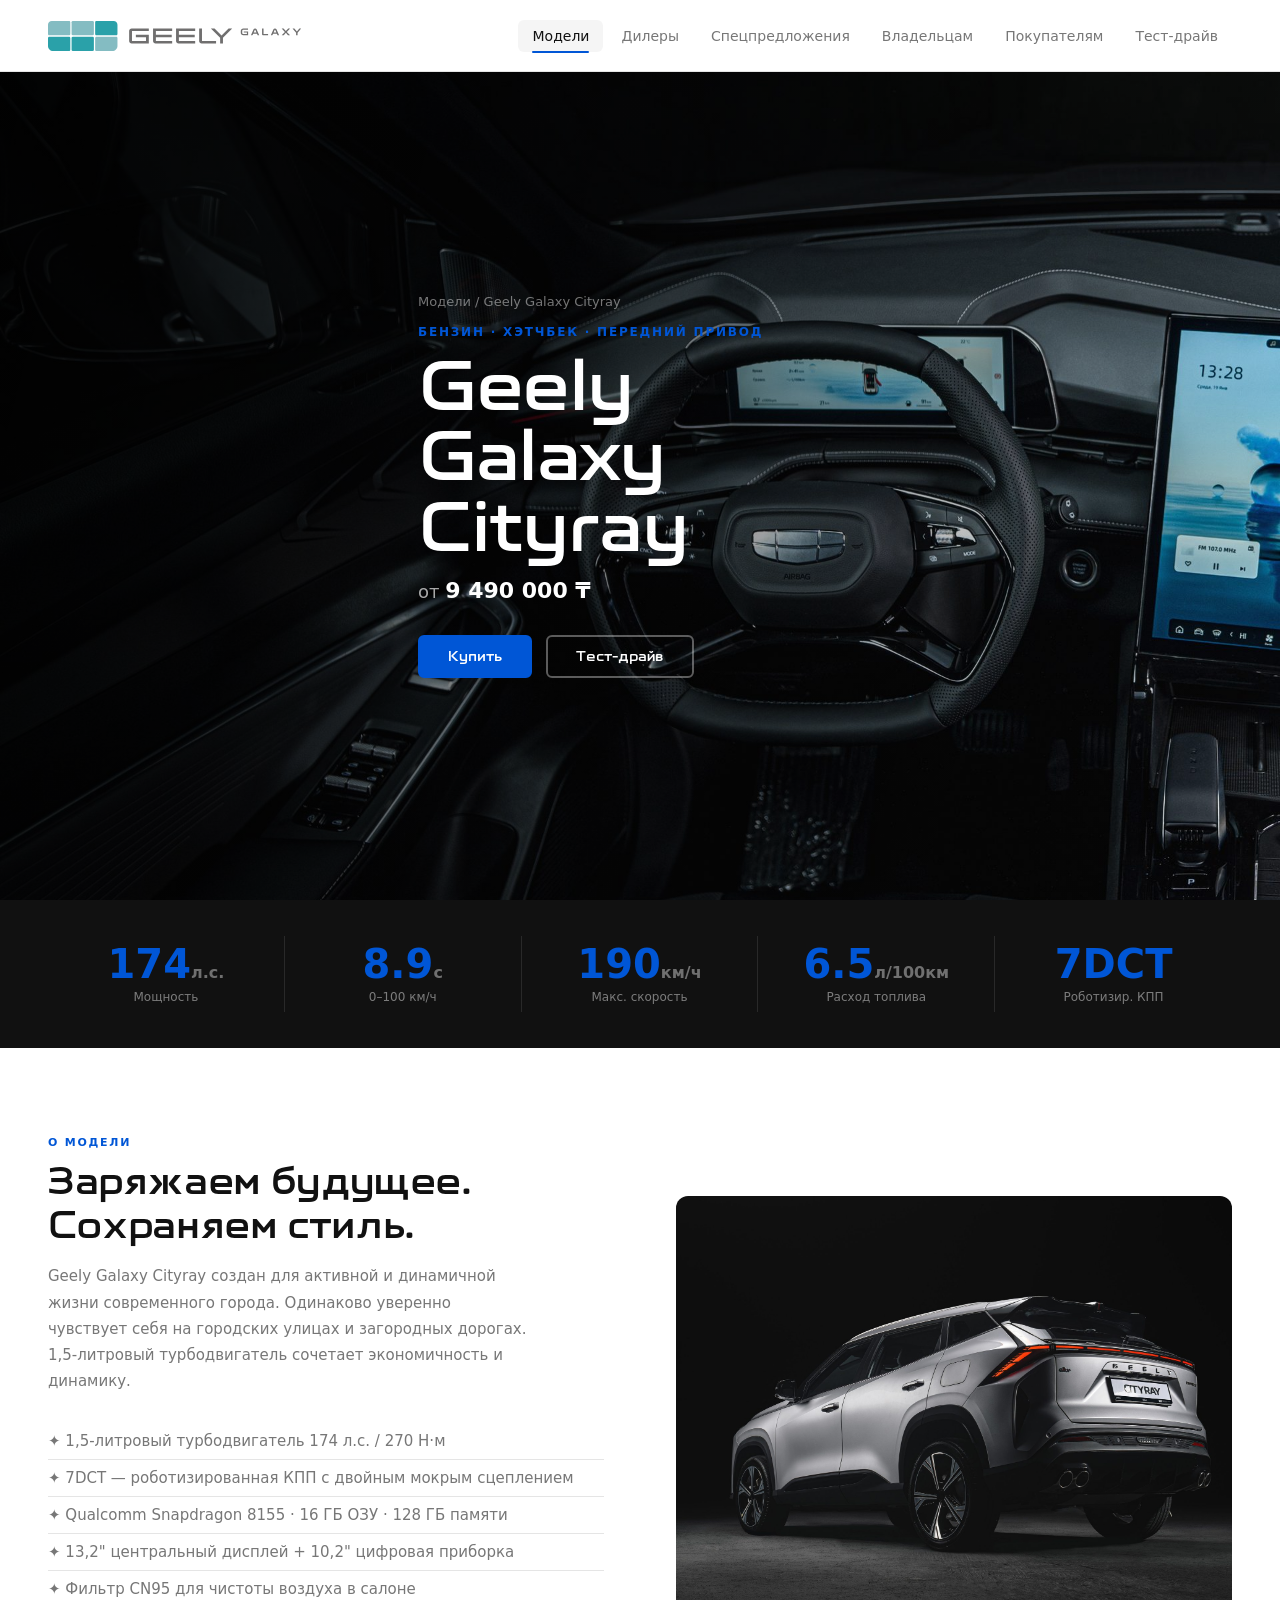
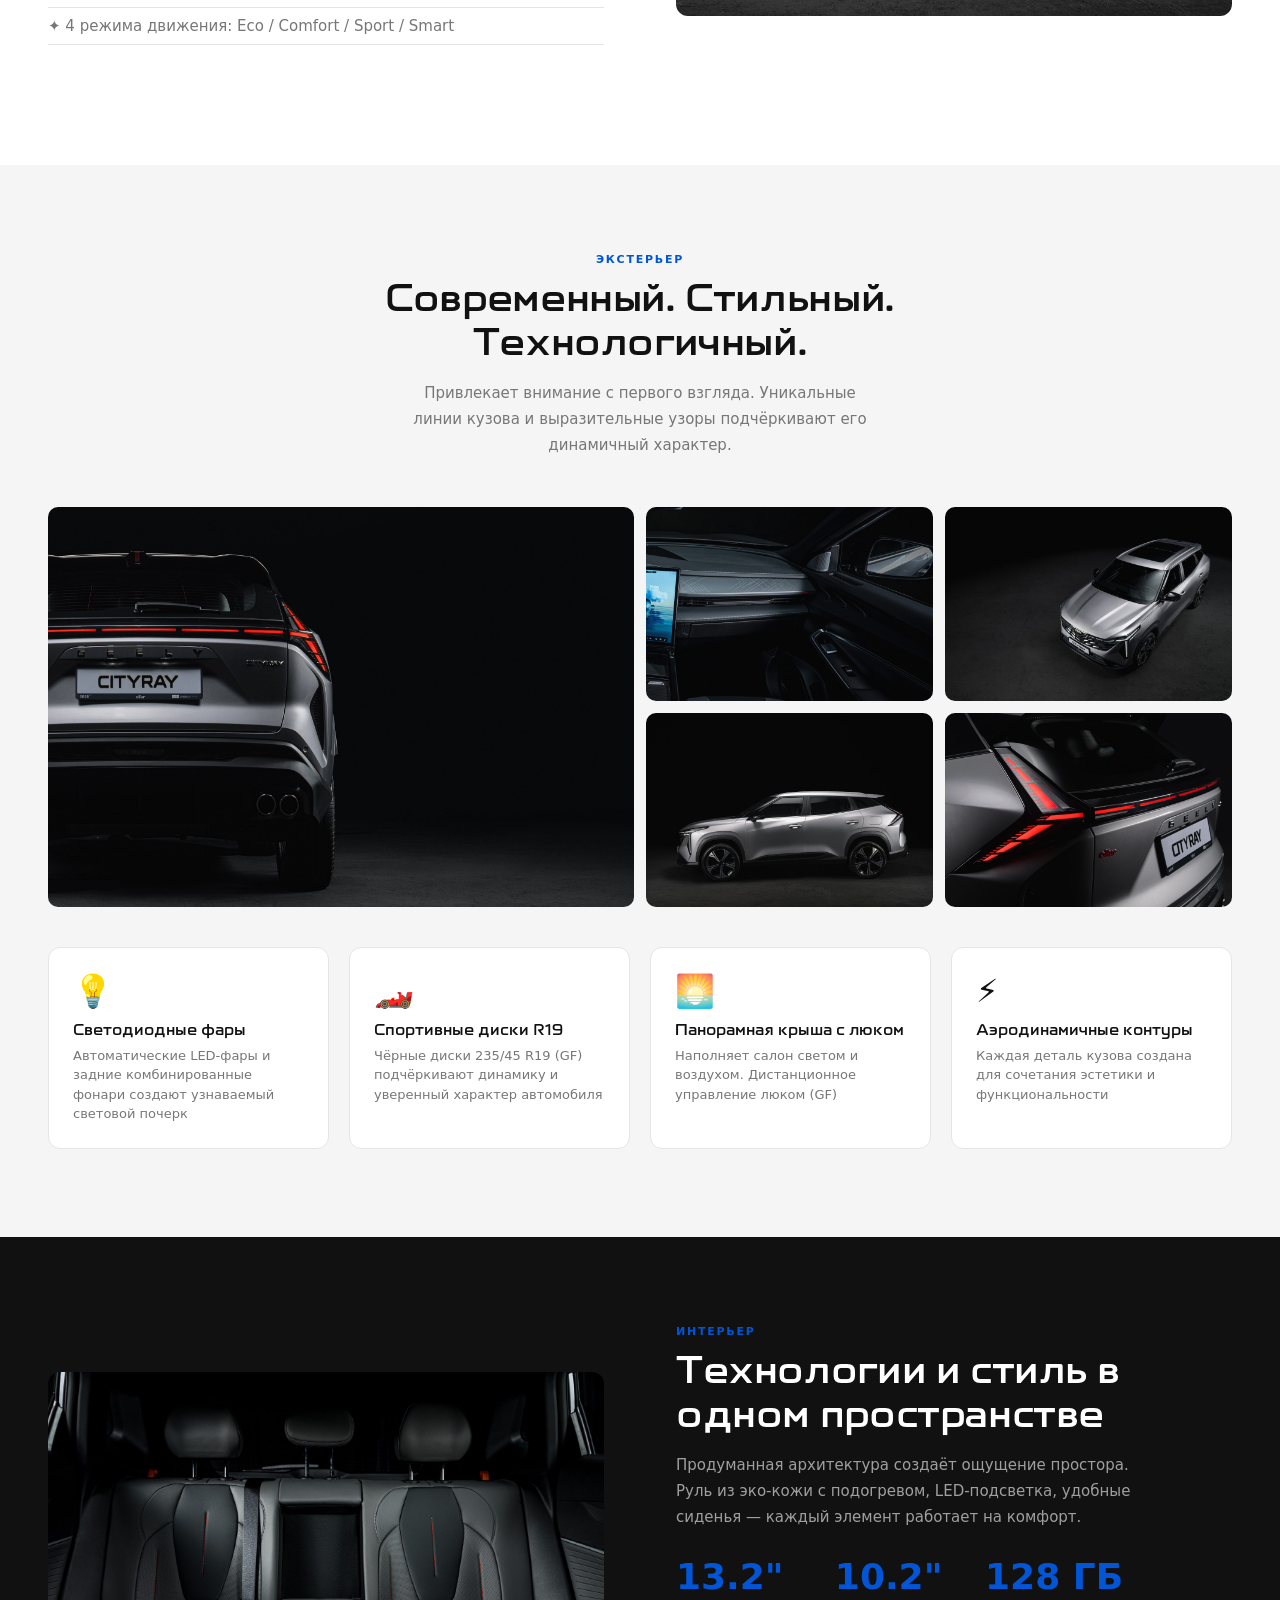
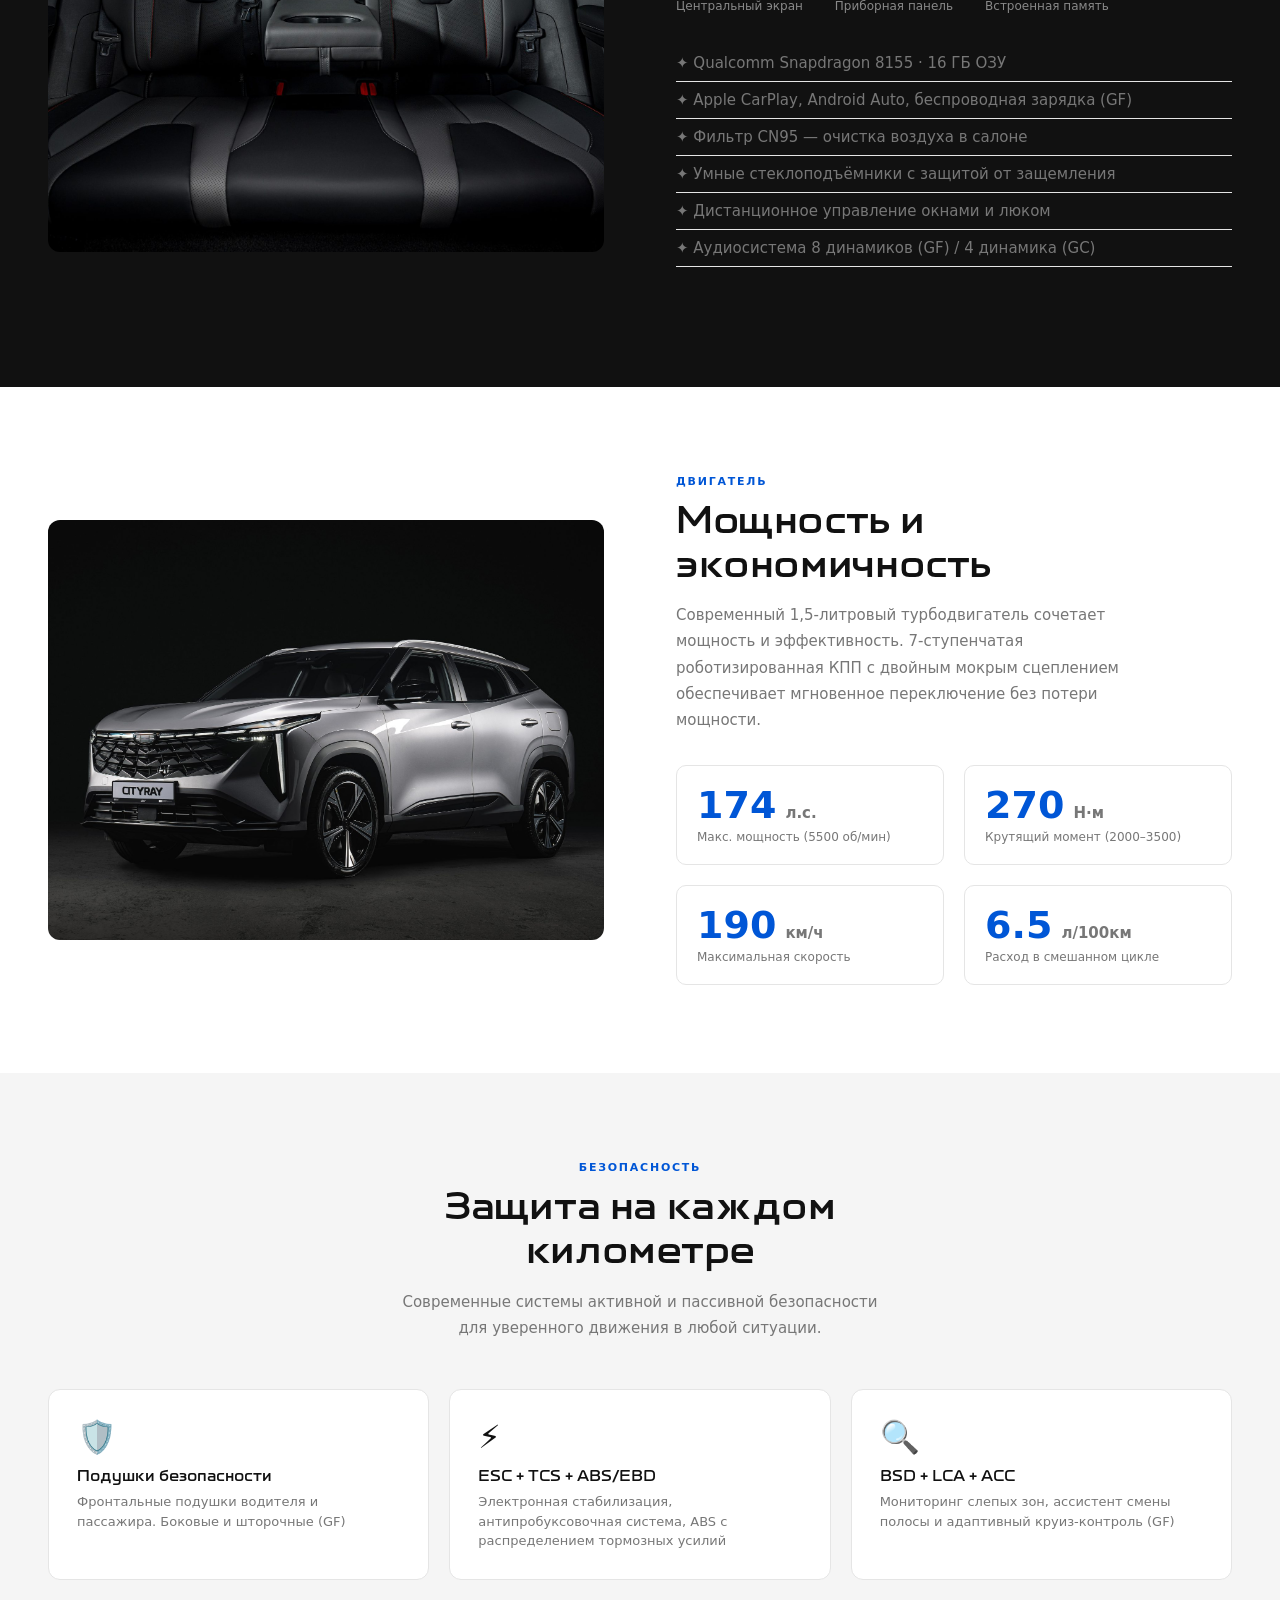
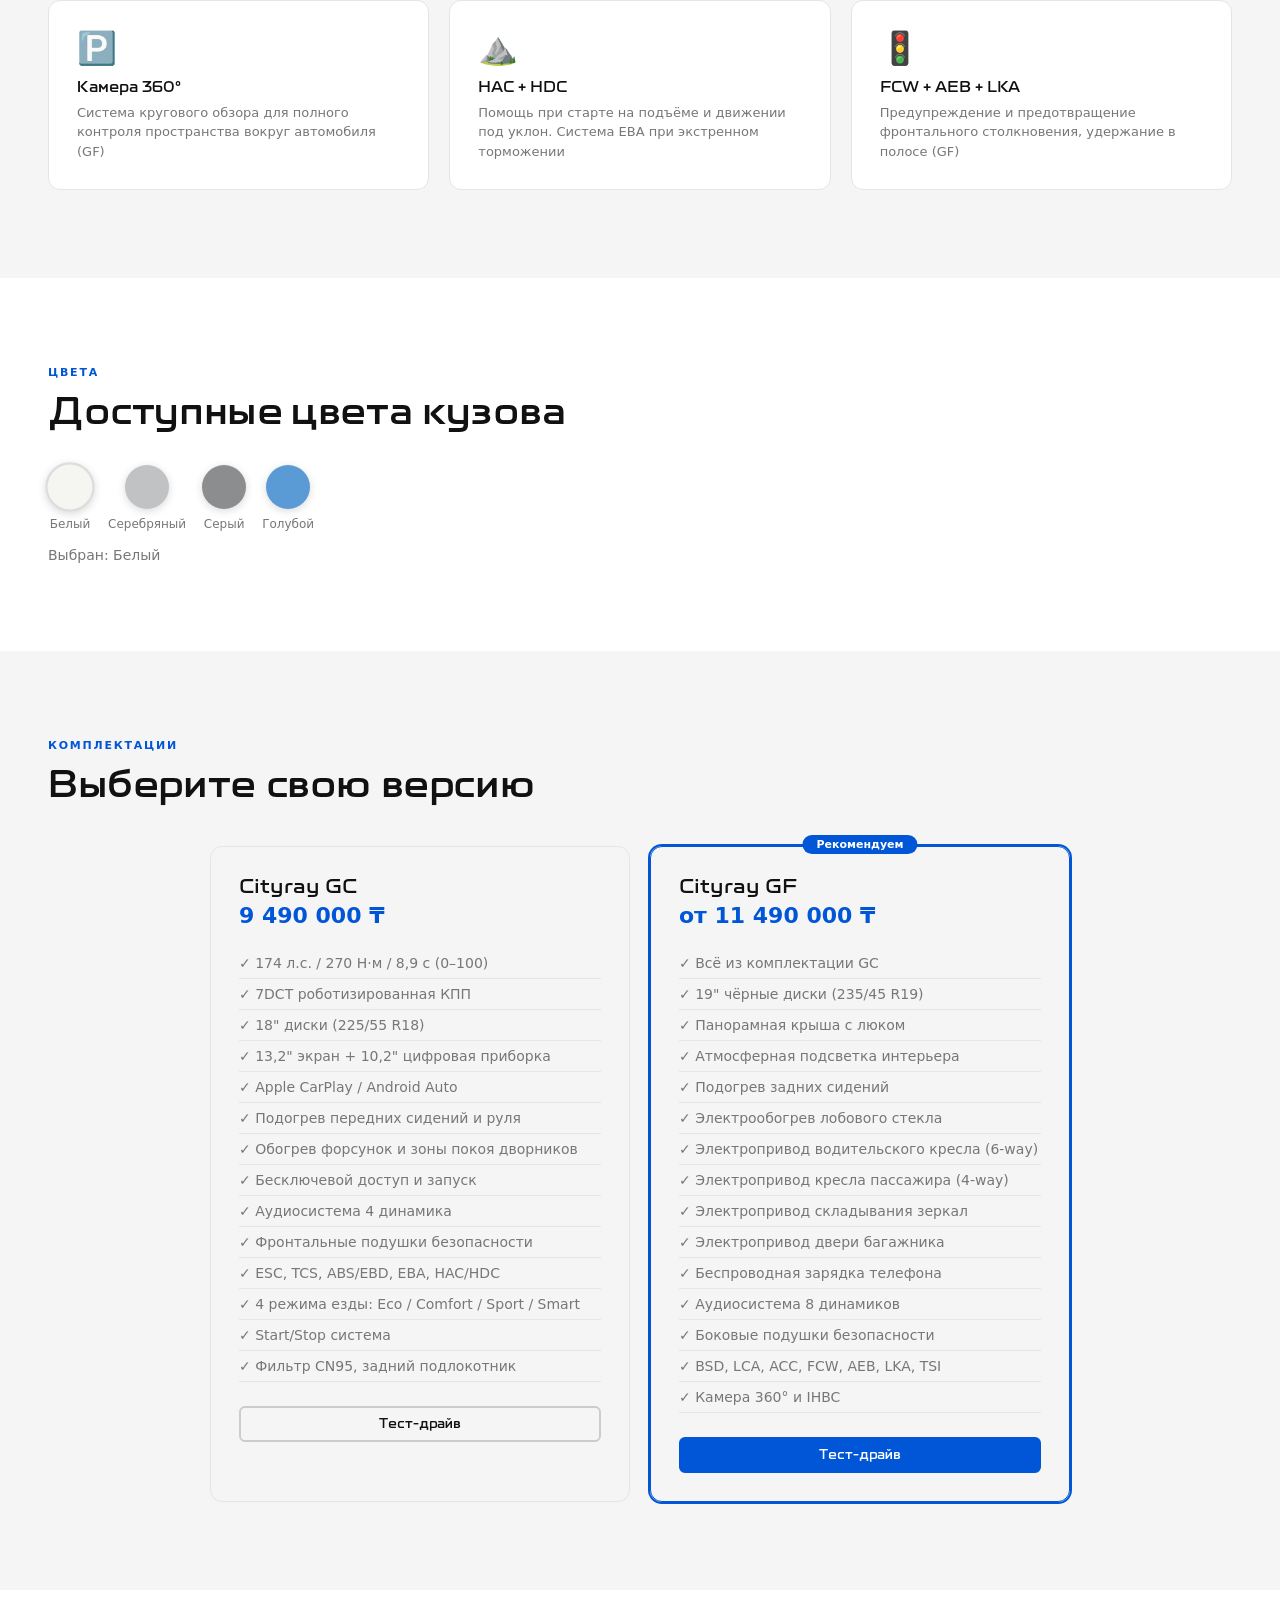
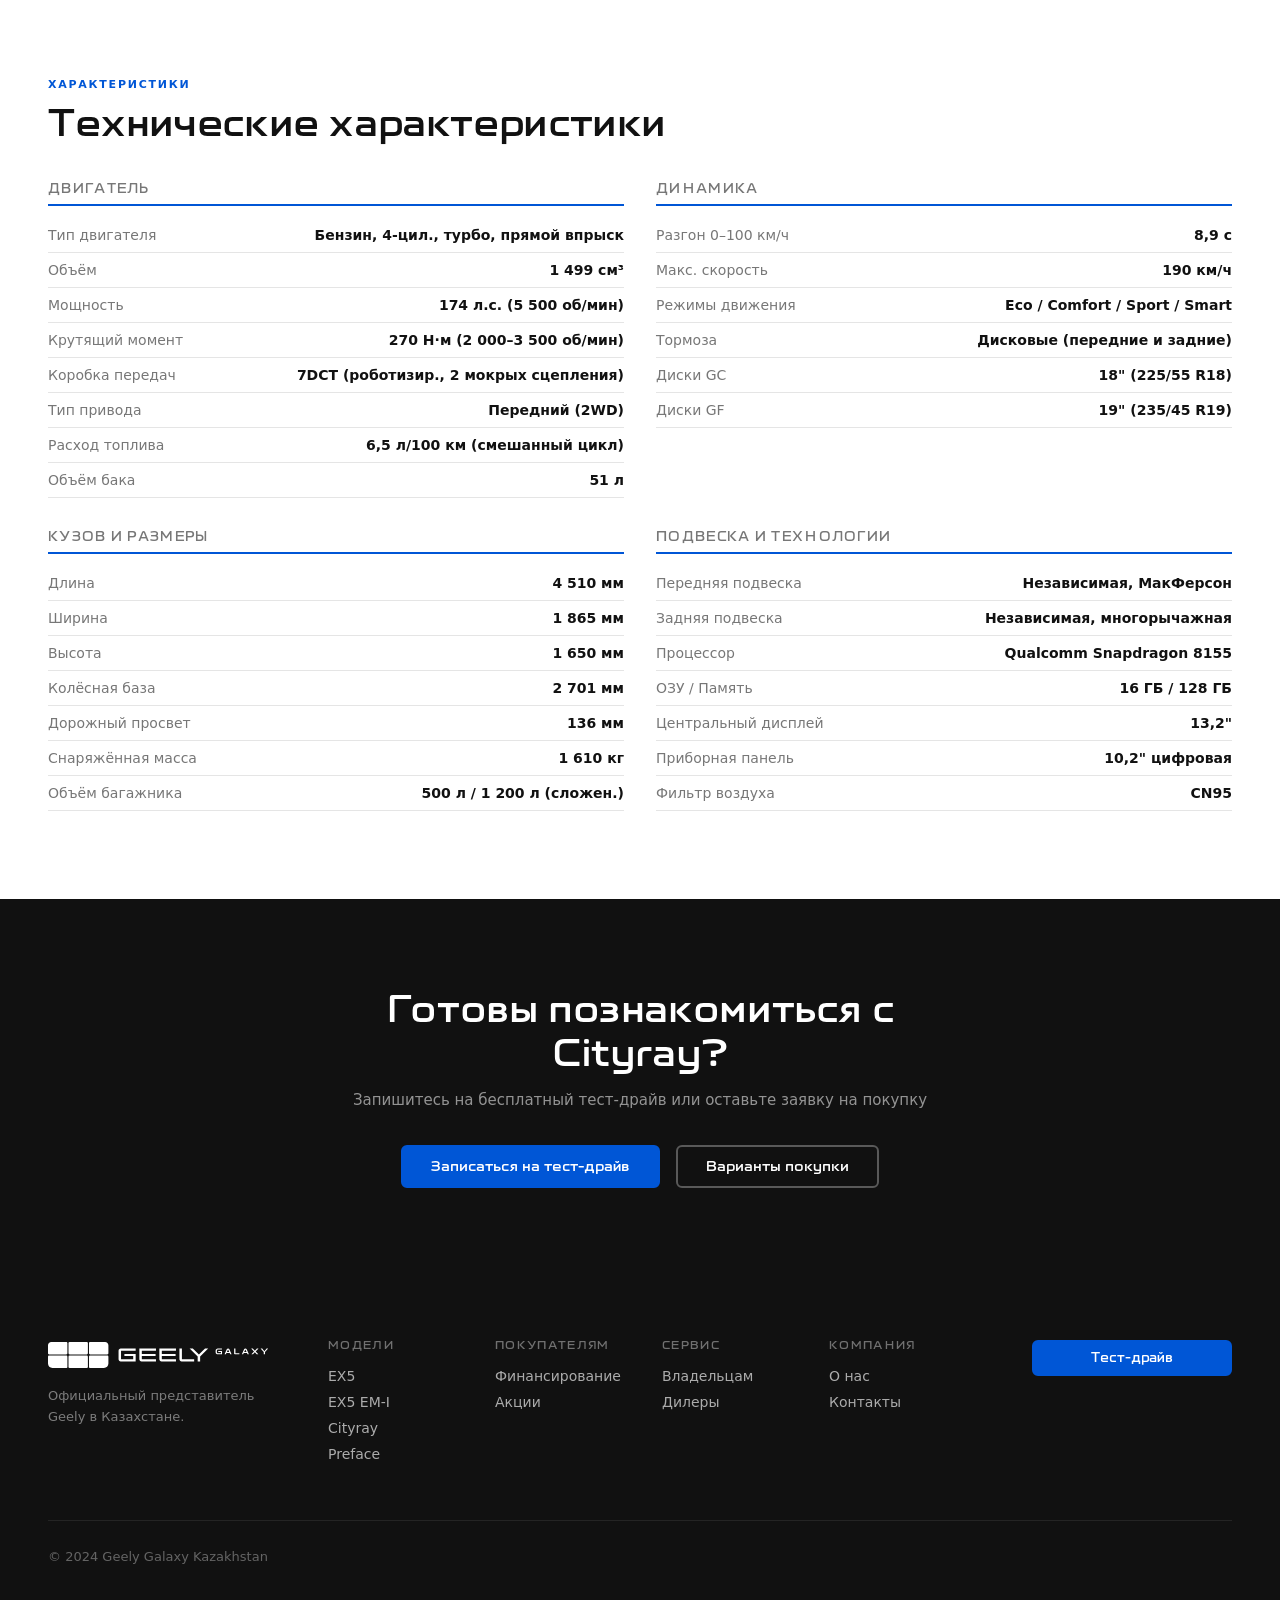
<file: model-cityray.html>
<!DOCTYPE html>
<html lang="ru">
<head>
  <meta charset="UTF-8" />
  <meta name="viewport" content="width=device-width, initial-scale=1.0" />
  <title>Geely Galaxy Cityray — Официальный сайт в Казахстане</title>
  <link rel="stylesheet" href="style.css" />
  <link rel="stylesheet" href="model.css" />
</head>
<body class="page-body">

  <header class="header">
    <div class="container header__inner">
      <a href="index.html" class="logo"><img src="images/logo.svg" alt="Geely Galaxy" class="logo__svg" /></a>
      <nav class="nav">
        <div class="nav-item">
          <a href="index.html" class="active">Модели</a>
          <div class="nav-dropdown">
            <div class="nav-dropdown__grid">
              <a href="model-ex5.html" class="nav-dropdown__item">
                <img class="nav-dropdown__thumb" src="images/ex5_p1_0.jpg" alt="EX5" />
                <div class="nav-dropdown__info"><div class="nav-dropdown__name">Geely Galaxy EX5</div><div class="nav-dropdown__tag">Электро · SUV · от 12 990 000 ₸</div></div>
              </a>
              <a href="model-ex5-emi.html" class="nav-dropdown__item">
                <img class="nav-dropdown__thumb" src="images/emi_p1_0.jpg" alt="EX5 EM-I" />
                <div class="nav-dropdown__info"><div class="nav-dropdown__name">Geely Galaxy EX5 EM-I</div><div class="nav-dropdown__tag">Гибрид · SUV · от 13 490 000 ₸</div></div>
              </a>
              <a href="model-cityray.html" class="nav-dropdown__item">
                <img class="nav-dropdown__thumb" src="images/cityray_p1_0.jpg" alt="Cityray" />
                <div class="nav-dropdown__info"><div class="nav-dropdown__name">Geely Galaxy Cityray</div><div class="nav-dropdown__tag">Бензин · Хэтчбек · от 9 490 000 ₸</div></div>
              </a>
              <a href="model-preface.html" class="nav-dropdown__item">
                <img class="nav-dropdown__thumb" src="images/preface_p1_0.jpg" alt="Preface" />
                <div class="nav-dropdown__info"><div class="nav-dropdown__name">Geely Galaxy Preface</div><div class="nav-dropdown__tag">Гибрид · Седан · от 15 990 000 ₸</div></div>
              </a>
            </div>
          </div>
        </div>
        <a href="dealers.html">Дилеры</a>
        <a href="offers.html">Спецпредложения</a>
        <a href="owners.html">Владельцам</a>
        <a href="buyers.html">Покупателям</a>
        <a href="test-drive.html">Тест-драйв</a>
      </nav>
      <button class="burger" id="burger">☰</button>
    </div>
  </header>
  <div class="mobile-menu" id="mobileMenu">
    <a href="index.html">Модели</a><a href="dealers.html">Дилеры</a>
    <a href="offers.html">Спецпредложения</a><a href="owners.html">Владельцам</a>
    <a href="buyers.html">Покупателям</a><a href="test-drive.html">Тест-драйв</a>
  </div>

  <!-- HERO -->
  <section class="model-hero">
    <div class="model-hero__bg">
      <img src="images/cityray_p2_0.jpg" alt="Geely Galaxy Cityray" />
    </div>
    <div class="container model-hero__content">
      <div class="model-hero__breadcrumb"><a href="index.html">Модели</a> / Geely Galaxy Cityray</div>
      <p class="model-hero__tag">Бензин · Хэтчбек · Передний привод</p>
      <h1 class="model-hero__title">Geely Galaxy Cityray</h1>
      <p class="model-hero__price">от <strong>9 490 000 ₸</strong></p>
      <div class="model-hero__actions">
        <a href="buyers.html" class="btn btn--primary">Купить</a>
        <a href="test-drive.html" class="btn btn--outline" style="color:#fff;border-color:rgba(255,255,255,0.35)">Тест-драйв</a>
      </div>
    </div>
  </section>

  <!-- KEY SPECS BAR -->
  <div class="model-specs-bar">
    <div class="container model-specs-bar__grid">
      <div class="mspec"><span class="mspec__val">174</span><span class="mspec__unit">л.с.</span><p class="mspec__label">Мощность</p></div>
      <div class="mspec"><span class="mspec__val">8.9</span><span class="mspec__unit">с</span><p class="mspec__label">0–100 км/ч</p></div>
      <div class="mspec"><span class="mspec__val">190</span><span class="mspec__unit">км/ч</span><p class="mspec__label">Макс. скорость</p></div>
      <div class="mspec"><span class="mspec__val">6.5</span><span class="mspec__unit">л/100км</span><p class="mspec__label">Расход топлива</p></div>
      <div class="mspec"><span class="mspec__val">7DCT</span><p class="mspec__label">Роботизир. КПП</p></div>
    </div>
  </div>

  <!-- OVERVIEW -->
  <section class="section">
    <div class="container section__split">
      <div>
        <p class="section__eyebrow">О модели</p>
        <h2 class="section__title">Заряжаем будущее. Сохраняем стиль.</h2>
        <p class="section__desc">Geely Galaxy Cityray создан для активной и динамичной жизни современного города. Одинаково уверенно чувствует себя на городских улицах и загородных дорогах. 1,5-литровый турбодвигатель сочетает экономичность и динамику.</p>
        <ul class="model-features">
          <li>✦ 1,5-литровый турбодвигатель 174 л.с. / 270 Н·м</li>
          <li>✦ 7DCT — роботизированная КПП с двойным мокрым сцеплением</li>
          <li>✦ Qualcomm Snapdragon 8155 · 16 ГБ ОЗУ · 128 ГБ памяти</li>
          <li>✦ 13,2" центральный дисплей + 10,2" цифровая приборка</li>
          <li>✦ Фильтр CN95 для чистоты воздуха в салоне</li>
          <li>✦ 4 режима движения: Eco / Comfort / Sport / Smart</li>
        </ul>
      </div>
      <div>
        <img src="images/cityray_p5_0.jpg" alt="Geely Galaxy Cityray технические характеристики" style="width:100%;height:420px;object-fit:cover;border-radius:12px" />
      </div>
    </div>
  </section>

  <!-- EXTERIOR -->
  <section class="section section--gray">
    <div class="container">
      <div style="text-align:center;max-width:560px;margin:0 auto 48px">
        <p class="section__eyebrow">Экстерьер</p>
        <h2 class="section__title">Современный. Стильный. Технологичный.</h2>
        <p class="section__desc" style="margin:0 auto">Привлекает внимание с первого взгляда. Уникальные линии кузова и выразительные узоры подчёркивают его динамичный характер.</p>
      </div>
      <div class="model-gallery">
        <div class="model-gallery__main">
          <img src="images/cityray_p7_0.jpg" alt="Geely Galaxy Cityray экстерьер" />
        </div>
        <div class="model-gallery__grid">
          <img src="images/cityray_p3_0.jpg" alt="Cityray вид спереди" />
          <img src="images/cityray_p9_0.jpg" alt="Cityray детали" />
          <img src="images/cityray_p6_1.jpg" alt="Cityray сбоку" />
          <img src="images/cityray_p17_0.jpg" alt="Cityray характеристики" />
        </div>
      </div>
      <div class="ext-features-grid">
        <div class="ext-feat">
          <div class="ext-feat__icon">💡</div>
          <h4>Светодиодные фары</h4>
          <p>Автоматические LED-фары и задние комбинированные фонари создают узнаваемый световой почерк</p>
        </div>
        <div class="ext-feat">
          <div class="ext-feat__icon">🏎️</div>
          <h4>Спортивные диски R19</h4>
          <p>Чёрные диски 235/45 R19 (GF) подчёркивают динамику и уверенный характер автомобиля</p>
        </div>
        <div class="ext-feat">
          <div class="ext-feat__icon">🌅</div>
          <h4>Панорамная крыша с люком</h4>
          <p>Наполняет салон светом и воздухом. Дистанционное управление люком (GF)</p>
        </div>
        <div class="ext-feat">
          <div class="ext-feat__icon">⚡</div>
          <h4>Аэродинамичные контуры</h4>
          <p>Каждая деталь кузова создана для сочетания эстетики и функциональности</p>
        </div>
      </div>
    </div>
  </section>

  <!-- INTERIOR -->
  <section class="section section--dark">
    <div class="container section__split section__split--rev">
      <div>
        <p class="section__eyebrow">Интерьер</p>
        <h2 class="section__title">Технологии и стиль в одном пространстве</h2>
        <p class="section__desc">Продуманная архитектура создаёт ощущение простора. Руль из эко-кожи с подогревом, LED-подсветка, удобные сиденья — каждый элемент работает на комфорт.</p>
        <div class="model-int-stats">
          <div><span>13.2"</span><p>Центральный экран</p></div>
          <div><span>10.2"</span><p>Приборная панель</p></div>
          <div><span>128 ГБ</span><p>Встроенная память</p></div>
        </div>
        <ul class="model-features" style="margin-top:0">
          <li>✦ Qualcomm Snapdragon 8155 · 16 ГБ ОЗУ</li>
          <li>✦ Apple CarPlay, Android Auto, беспроводная зарядка (GF)</li>
          <li>✦ Фильтр CN95 — очистка воздуха в салоне</li>
          <li>✦ Умные стеклоподъёмники с защитой от защемления</li>
          <li>✦ Дистанционное управление окнами и люком</li>
          <li>✦ Аудиосистема 8 динамиков (GF) / 4 динамика (GC)</li>
        </ul>
      </div>
      <div>
        <img src="images/cityray_p11_1.jpg" alt="Geely Galaxy Cityray интерьер" style="width:100%;height:480px;object-fit:cover;border-radius:12px" />
      </div>
    </div>
  </section>

  <!-- ENGINE -->
  <section class="section">
    <div class="container section__split">
      <div>
        <img src="images/cityray_p14_0.jpg" alt="Двигатель Cityray" style="width:100%;height:420px;object-fit:cover;border-radius:12px" />
      </div>
      <div>
        <p class="section__eyebrow">Двигатель</p>
        <h2 class="section__title">Мощность и экономичность</h2>
        <p class="section__desc">Современный 1,5-литровый турбодвигатель сочетает мощность и эффективность. 7-ступенчатая роботизированная КПП с двойным мокрым сцеплением обеспечивает мгновенное переключение без потери мощности.</p>
        <div class="drive-stats">
          <div class="drive-stat">
            <span class="drive-stat__val">174</span>
            <span class="drive-stat__unit">л.с.</span>
            <p>Макс. мощность (5500 об/мин)</p>
          </div>
          <div class="drive-stat">
            <span class="drive-stat__val">270</span>
            <span class="drive-stat__unit">Н·м</span>
            <p>Крутящий момент (2000–3500)</p>
          </div>
          <div class="drive-stat">
            <span class="drive-stat__val">190</span>
            <span class="drive-stat__unit">км/ч</span>
            <p>Максимальная скорость</p>
          </div>
          <div class="drive-stat">
            <span class="drive-stat__val">6.5</span>
            <span class="drive-stat__unit">л/100км</span>
            <p>Расход в смешанном цикле</p>
          </div>
        </div>
      </div>
    </div>
  </section>

  <!-- SAFETY -->
  <section class="section section--gray">
    <div class="container">
      <div style="text-align:center;max-width:560px;margin:0 auto 48px">
        <p class="section__eyebrow">Безопасность</p>
        <h2 class="section__title">Защита на каждом километре</h2>
        <p class="section__desc" style="margin:0 auto">Современные системы активной и пассивной безопасности для уверенного движения в любой ситуации.</p>
      </div>
      <div class="safety-grid">
        <div class="safety-item">
          <div class="safety-item__icon">🛡️</div>
          <h4>Подушки безопасности</h4>
          <p>Фронтальные подушки водителя и пассажира. Боковые и шторочные (GF)</p>
        </div>
        <div class="safety-item">
          <div class="safety-item__icon">⚡</div>
          <h4>ESC + TCS + ABS/EBD</h4>
          <p>Электронная стабилизация, антипробуксовочная система, ABS с распределением тормозных усилий</p>
        </div>
        <div class="safety-item">
          <div class="safety-item__icon">🔍</div>
          <h4>BSD + LCA + ACC</h4>
          <p>Мониторинг слепых зон, ассистент смены полосы и адаптивный круиз-контроль (GF)</p>
        </div>
        <div class="safety-item">
          <div class="safety-item__icon">🅿️</div>
          <h4>Камера 360°</h4>
          <p>Система кругового обзора для полного контроля пространства вокруг автомобиля (GF)</p>
        </div>
        <div class="safety-item">
          <div class="safety-item__icon">⛰️</div>
          <h4>HAC + HDC</h4>
          <p>Помощь при старте на подъёме и движении под уклон. Система EBA при экстренном торможении</p>
        </div>
        <div class="safety-item">
          <div class="safety-item__icon">🚦</div>
          <h4>FCW + AEB + LKA</h4>
          <p>Предупреждение и предотвращение фронтального столкновения, удержание в полосе (GF)</p>
        </div>
      </div>
    </div>
  </section>

  <!-- COLORS -->
  <section class="section">
    <div class="container">
      <p class="section__eyebrow">Цвета</p>
      <h2 class="section__title" style="margin-bottom:32px">Доступные цвета кузова</h2>
      <div class="model-colors">
        <div class="model-color-item active" data-color="Белый">
          <div class="model-color-swatch" style="background:#F5F5F2;border:2px solid #ddd"></div>
          <span>Белый</span>
        </div>
        <div class="model-color-item" data-color="Серебряный">
          <div class="model-color-swatch" style="background:#C0C2C4"></div>
          <span>Серебряный</span>
        </div>
        <div class="model-color-item" data-color="Серый">
          <div class="model-color-swatch" style="background:#8B8D8F"></div>
          <span>Серый</span>
        </div>
        <div class="model-color-item" data-color="Голубой">
          <div class="model-color-swatch" style="background:#5B9BD5"></div>
          <span>Голубой</span>
        </div>
      </div>
      <p id="colorLabel" style="margin-top:16px;font-size:14px;color:var(--clr-muted)">Выбран: Белый</p>
    </div>
  </section>

  <!-- TRIMS -->
  <section class="section section--gray">
    <div class="container">
      <p class="section__eyebrow">Комплектации</p>
      <h2 class="section__title" style="margin-bottom:40px">Выберите свою версию</h2>
      <div class="model-trims">

        <div class="model-trim">
          <div class="model-trim__name">Cityray GC</div>
          <div class="model-trim__price">9 490 000 ₸</div>
          <ul class="model-trim__list">
            <li>✓ 174 л.с. / 270 Н·м / 8,9 с (0–100)</li>
            <li>✓ 7DCT роботизированная КПП</li>
            <li>✓ 18" диски (225/55 R18)</li>
            <li>✓ 13,2" экран + 10,2" цифровая приборка</li>
            <li>✓ Apple CarPlay / Android Auto</li>
            <li>✓ Подогрев передних сидений и руля</li>
            <li>✓ Обогрев форсунок и зоны покоя дворников</li>
            <li>✓ Бесключевой доступ и запуск</li>
            <li>✓ Аудиосистема 4 динамика</li>
            <li>✓ Фронтальные подушки безопасности</li>
            <li>✓ ESC, TCS, ABS/EBD, EBA, HAC/HDC</li>
            <li>✓ 4 режима езды: Eco / Comfort / Sport / Smart</li>
            <li>✓ Start/Stop система</li>
            <li>✓ Фильтр CN95, задний подлокотник</li>
          </ul>
          <a href="test-drive.html" class="btn btn--outline btn--sm btn--full">Тест-драйв</a>
        </div>

        <div class="model-trim model-trim--featured">
          <div class="model-trim__badge">Рекомендуем</div>
          <div class="model-trim__name">Cityray GF</div>
          <div class="model-trim__price">от 11 490 000 ₸</div>
          <ul class="model-trim__list">
            <li>✓ Всё из комплектации GC</li>
            <li>✓ 19" чёрные диски (235/45 R19)</li>
            <li>✓ Панорамная крыша с люком</li>
            <li>✓ Атмосферная подсветка интерьера</li>
            <li>✓ Подогрев задних сидений</li>
            <li>✓ Электрообогрев лобового стекла</li>
            <li>✓ Электропривод водительского кресла (6-way)</li>
            <li>✓ Электропривод кресла пассажира (4-way)</li>
            <li>✓ Электропривод складывания зеркал</li>
            <li>✓ Электропривод двери багажника</li>
            <li>✓ Беспроводная зарядка телефона</li>
            <li>✓ Аудиосистема 8 динамиков</li>
            <li>✓ Боковые подушки безопасности</li>
            <li>✓ BSD, LCA, ACC, FCW, AEB, LKA, TSI</li>
            <li>✓ Камера 360° и IHBC</li>
          </ul>
          <a href="test-drive.html" class="btn btn--primary btn--sm btn--full">Тест-драйв</a>
        </div>

      </div>
    </div>
  </section>

  <!-- FULL SPECS TABLE -->
  <section class="section">
    <div class="container">
      <p class="section__eyebrow">Характеристики</p>
      <h2 class="section__title" style="margin-bottom:36px">Технические характеристики</h2>
      <div class="model-spec-table">

        <div class="model-spec-group">
          <h4>Двигатель</h4>
          <div class="model-spec-row"><span>Тип двигателя</span><span>Бензин, 4-цил., турбо, прямой впрыск</span></div>
          <div class="model-spec-row"><span>Объём</span><span>1 499 см³</span></div>
          <div class="model-spec-row"><span>Мощность</span><span>174 л.с. (5 500 об/мин)</span></div>
          <div class="model-spec-row"><span>Крутящий момент</span><span>270 Н·м (2 000–3 500 об/мин)</span></div>
          <div class="model-spec-row"><span>Коробка передач</span><span>7DCT (роботизир., 2 мокрых сцепления)</span></div>
          <div class="model-spec-row"><span>Тип привода</span><span>Передний (2WD)</span></div>
          <div class="model-spec-row"><span>Расход топлива</span><span>6,5 л/100 км (смешанный цикл)</span></div>
          <div class="model-spec-row"><span>Объём бака</span><span>51 л</span></div>
        </div>

        <div class="model-spec-group">
          <h4>Динамика</h4>
          <div class="model-spec-row"><span>Разгон 0–100 км/ч</span><span>8,9 с</span></div>
          <div class="model-spec-row"><span>Макс. скорость</span><span>190 км/ч</span></div>
          <div class="model-spec-row"><span>Режимы движения</span><span>Eco / Comfort / Sport / Smart</span></div>
          <div class="model-spec-row"><span>Тормоза</span><span>Дисковые (передние и задние)</span></div>
          <div class="model-spec-row"><span>Диски GC</span><span>18" (225/55 R18)</span></div>
          <div class="model-spec-row"><span>Диски GF</span><span>19" (235/45 R19)</span></div>
        </div>

        <div class="model-spec-group">
          <h4>Кузов и размеры</h4>
          <div class="model-spec-row"><span>Длина</span><span>4 510 мм</span></div>
          <div class="model-spec-row"><span>Ширина</span><span>1 865 мм</span></div>
          <div class="model-spec-row"><span>Высота</span><span>1 650 мм</span></div>
          <div class="model-spec-row"><span>Колёсная база</span><span>2 701 мм</span></div>
          <div class="model-spec-row"><span>Дорожный просвет</span><span>136 мм</span></div>
          <div class="model-spec-row"><span>Снаряжённая масса</span><span>1 610 кг</span></div>
          <div class="model-spec-row"><span>Объём багажника</span><span>500 л / 1 200 л (сложен.)</span></div>
        </div>

        <div class="model-spec-group">
          <h4>Подвеска и технологии</h4>
          <div class="model-spec-row"><span>Передняя подвеска</span><span>Независимая, МакФерсон</span></div>
          <div class="model-spec-row"><span>Задняя подвеска</span><span>Независимая, многорычажная</span></div>
          <div class="model-spec-row"><span>Процессор</span><span>Qualcomm Snapdragon 8155</span></div>
          <div class="model-spec-row"><span>ОЗУ / Память</span><span>16 ГБ / 128 ГБ</span></div>
          <div class="model-spec-row"><span>Центральный дисплей</span><span>13,2"</span></div>
          <div class="model-spec-row"><span>Приборная панель</span><span>10,2" цифровая</span></div>
          <div class="model-spec-row"><span>Фильтр воздуха</span><span>CN95</span></div>
        </div>

      </div>
    </div>
  </section>

  <!-- CTA -->
  <section class="section section--dark" style="text-align:center">
    <div class="container">
      <h2 class="section__title" style="color:#fff;max-width:520px;margin:0 auto 16px">Готовы познакомиться с Cityray?</h2>
      <p style="color:rgba(255,255,255,0.55);margin-bottom:36px;font-size:15px">Запишитесь на бесплатный тест-драйв или оставьте заявку на покупку</p>
      <div style="display:flex;gap:16px;justify-content:center;flex-wrap:wrap">
        <a href="test-drive.html" class="btn btn--primary">Записаться на тест-драйв</a>
        <a href="buyers.html" class="btn btn--outline" style="color:#fff;border-color:rgba(255,255,255,0.3)">Варианты покупки</a>
      </div>
    </div>
  </section>

  <!-- FOOTER -->
  <footer class="footer">
    <div class="container">
      <div class="footer__grid">
        <div class="footer__brand"><a href="index.html" class="logo"><img src="images/logo.svg" alt="Geely Galaxy" class="logo__svg" /></a><p>Официальный представитель Geely в Казахстане.</p></div>
        <div class="footer__links">
          <div class="footer__col"><h4>Модели</h4><a href="model-ex5.html">EX5</a><a href="model-ex5-emi.html">EX5 EM-I</a><a href="model-cityray.html">Cityray</a><a href="model-preface.html">Preface</a></div>
          <div class="footer__col"><h4>Покупателям</h4><a href="buyers.html">Финансирование</a><a href="offers.html">Акции</a></div>
          <div class="footer__col"><h4>Сервис</h4><a href="owners.html">Владельцам</a><a href="dealers.html">Дилеры</a></div>
          <div class="footer__col"><h4>Компания</h4><a href="#">О нас</a><a href="#">Контакты</a></div>
        </div>
        <div class="footer__cta"><a href="test-drive.html" class="btn btn--primary btn--sm">Тест-драйв</a></div>
      </div>
      <div class="footer__bottom"><span>© 2024 Geely Galaxy Kazakhstan</span></div>
    </div>
  </footer>

  <script src="main.js"></script>
  <script>
    document.querySelectorAll('.model-color-item').forEach(item => {
      item.addEventListener('click', () => {
        document.querySelectorAll('.model-color-item').forEach(i => i.classList.remove('active'));
        item.classList.add('active');
        document.getElementById('colorLabel').textContent = 'Выбран: ' + item.dataset.color;
      });
    });
  </script>
</body>
</html>
</file>
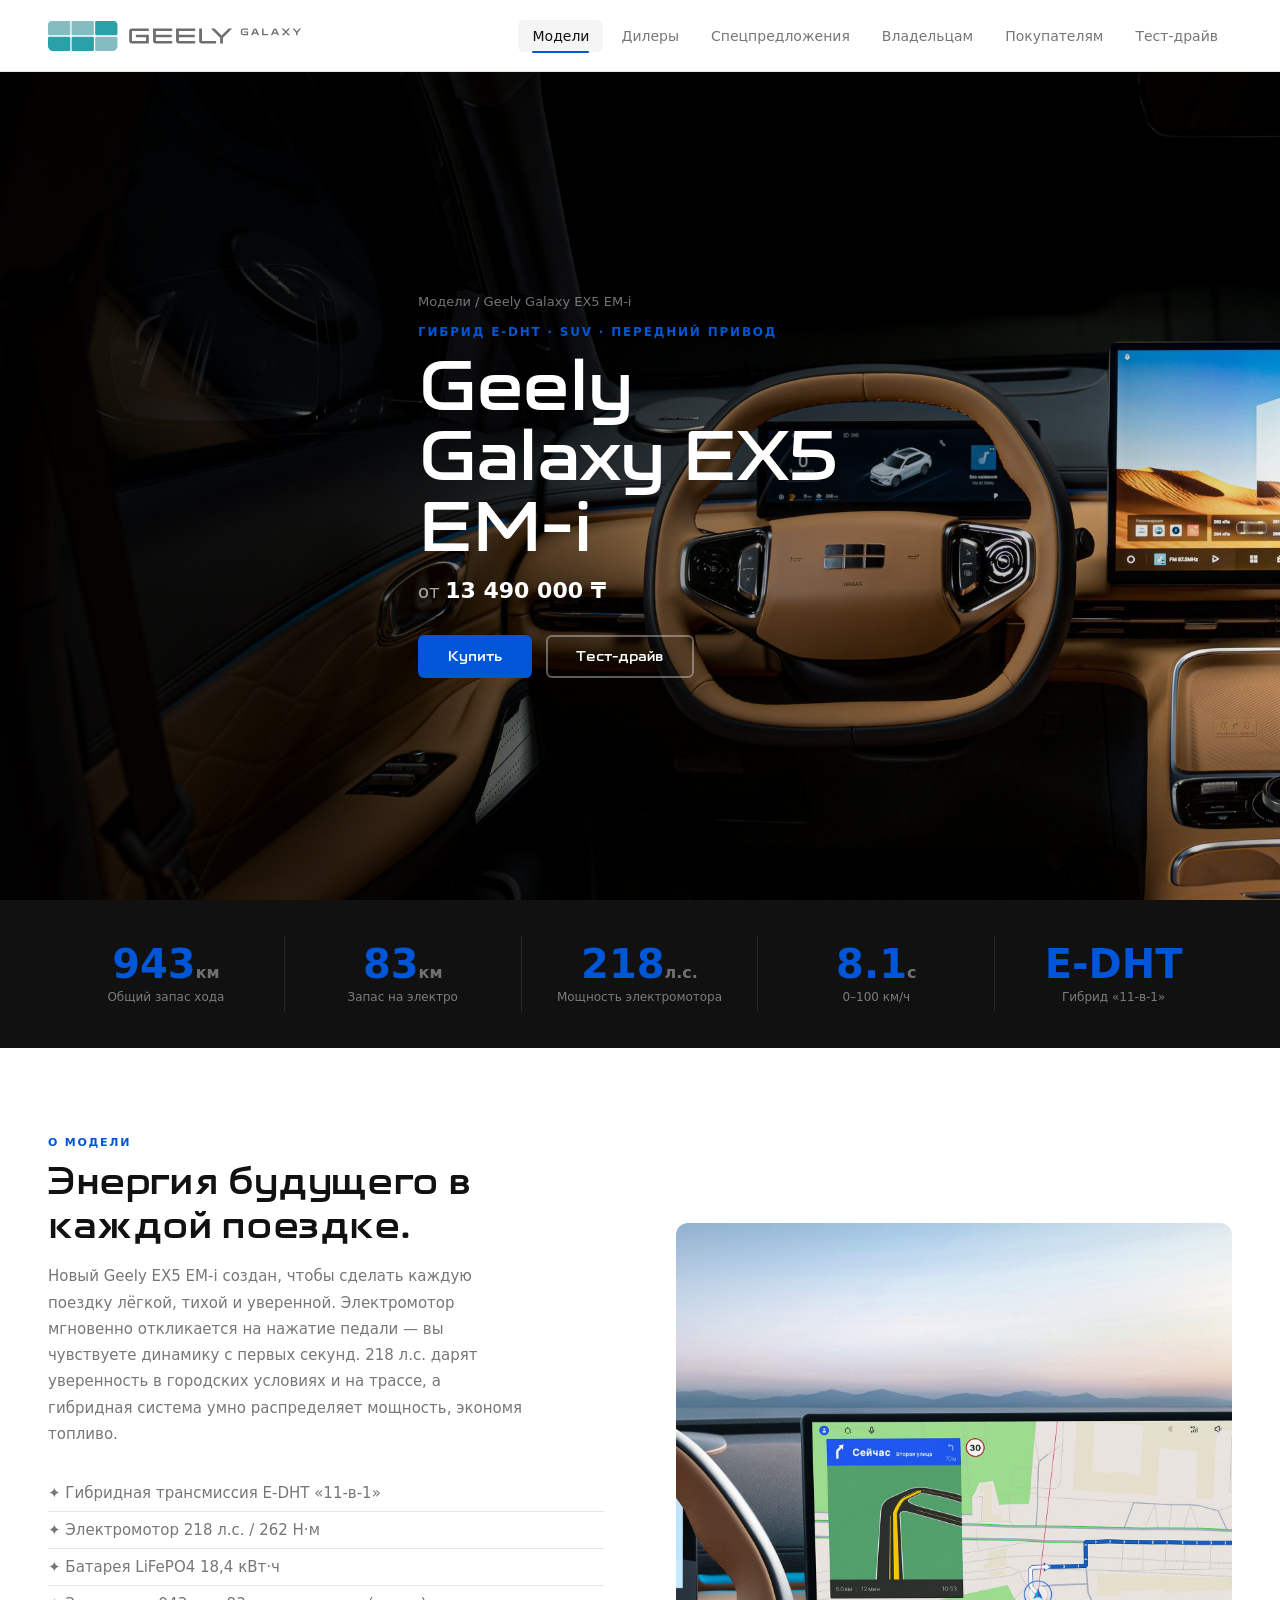
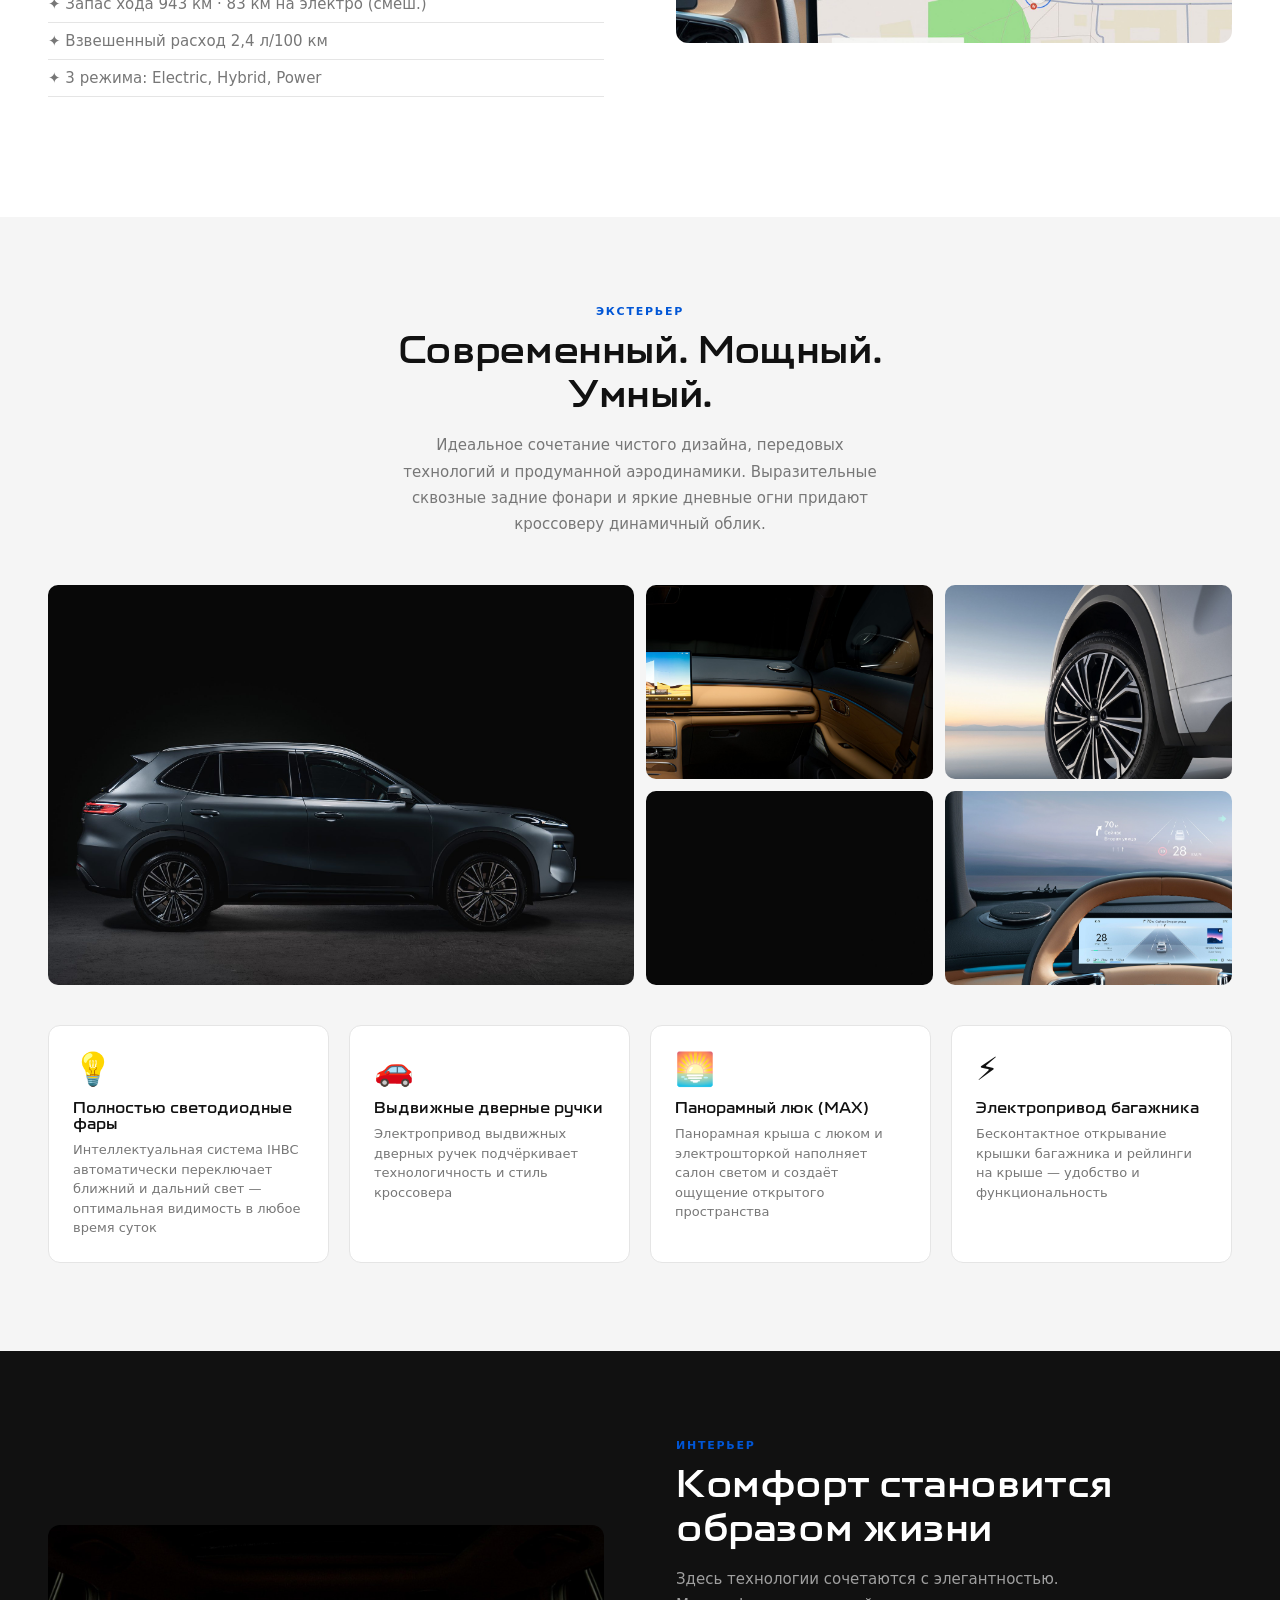
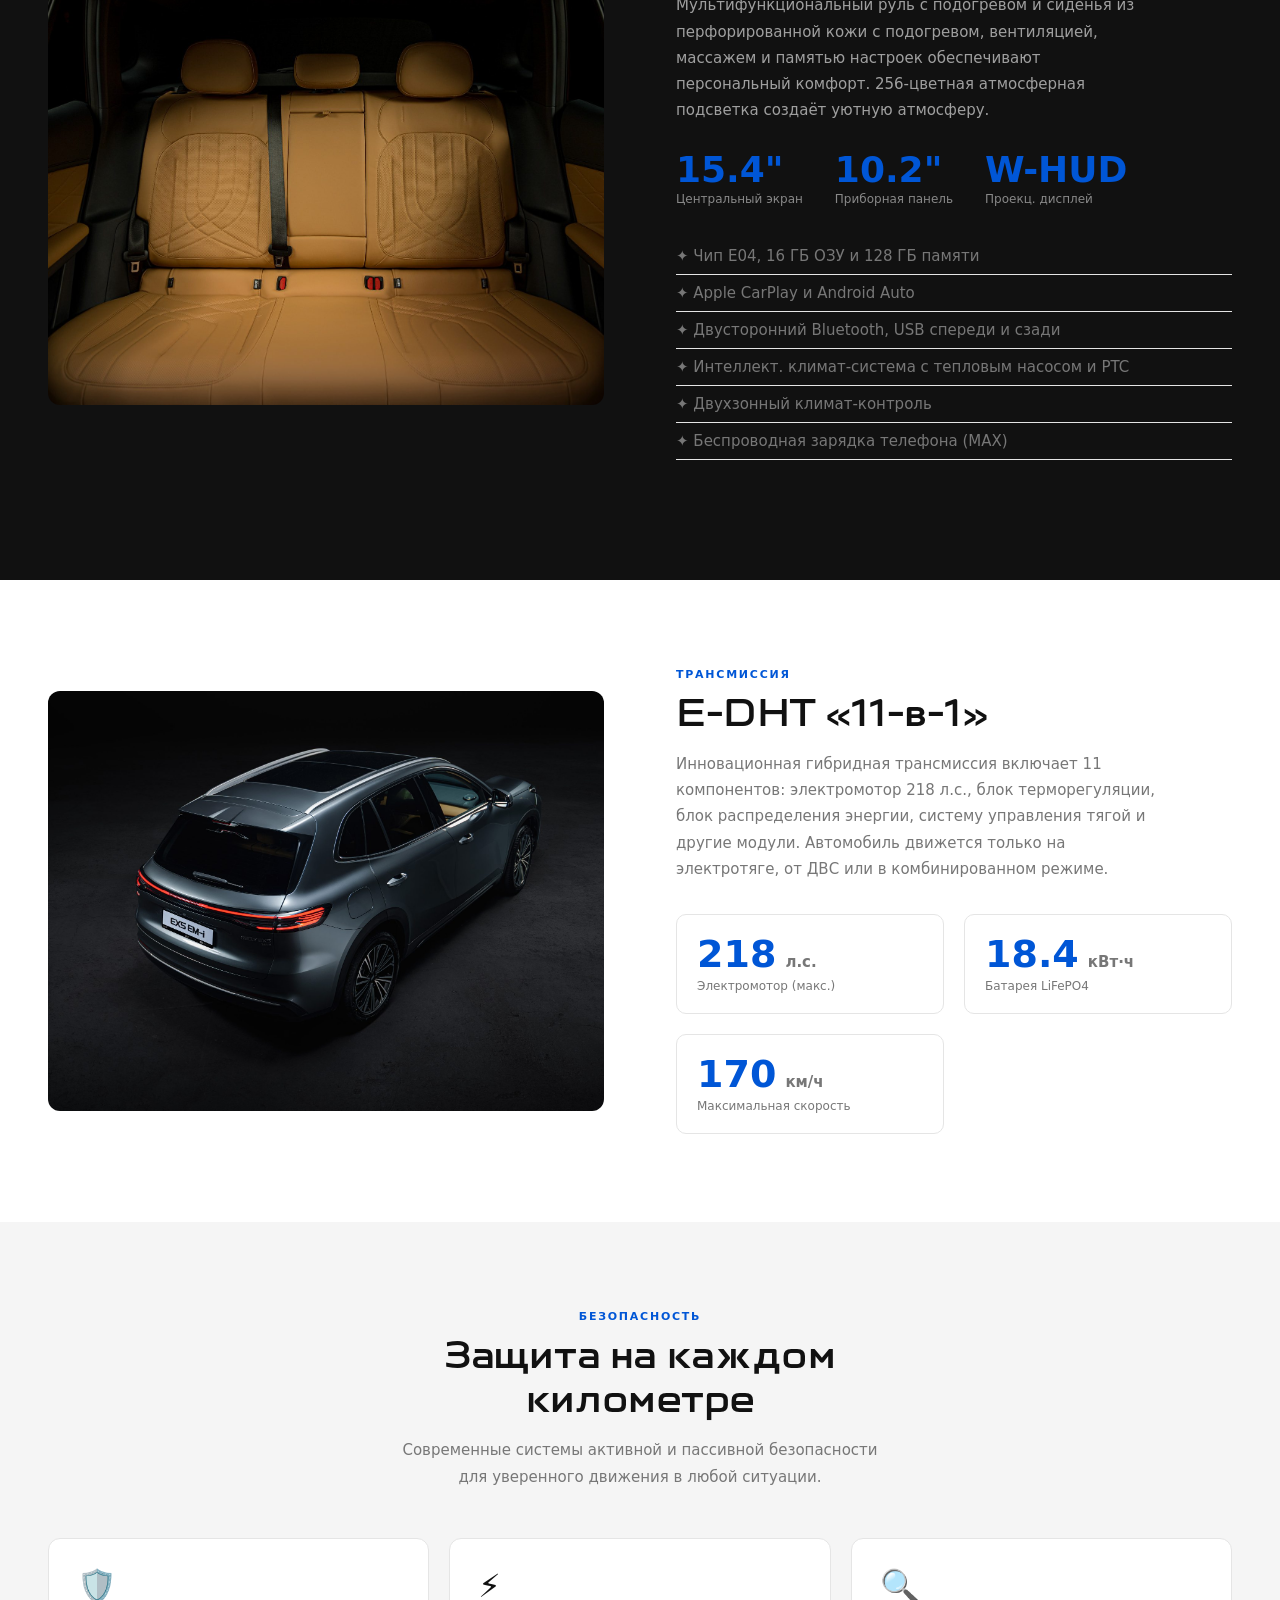
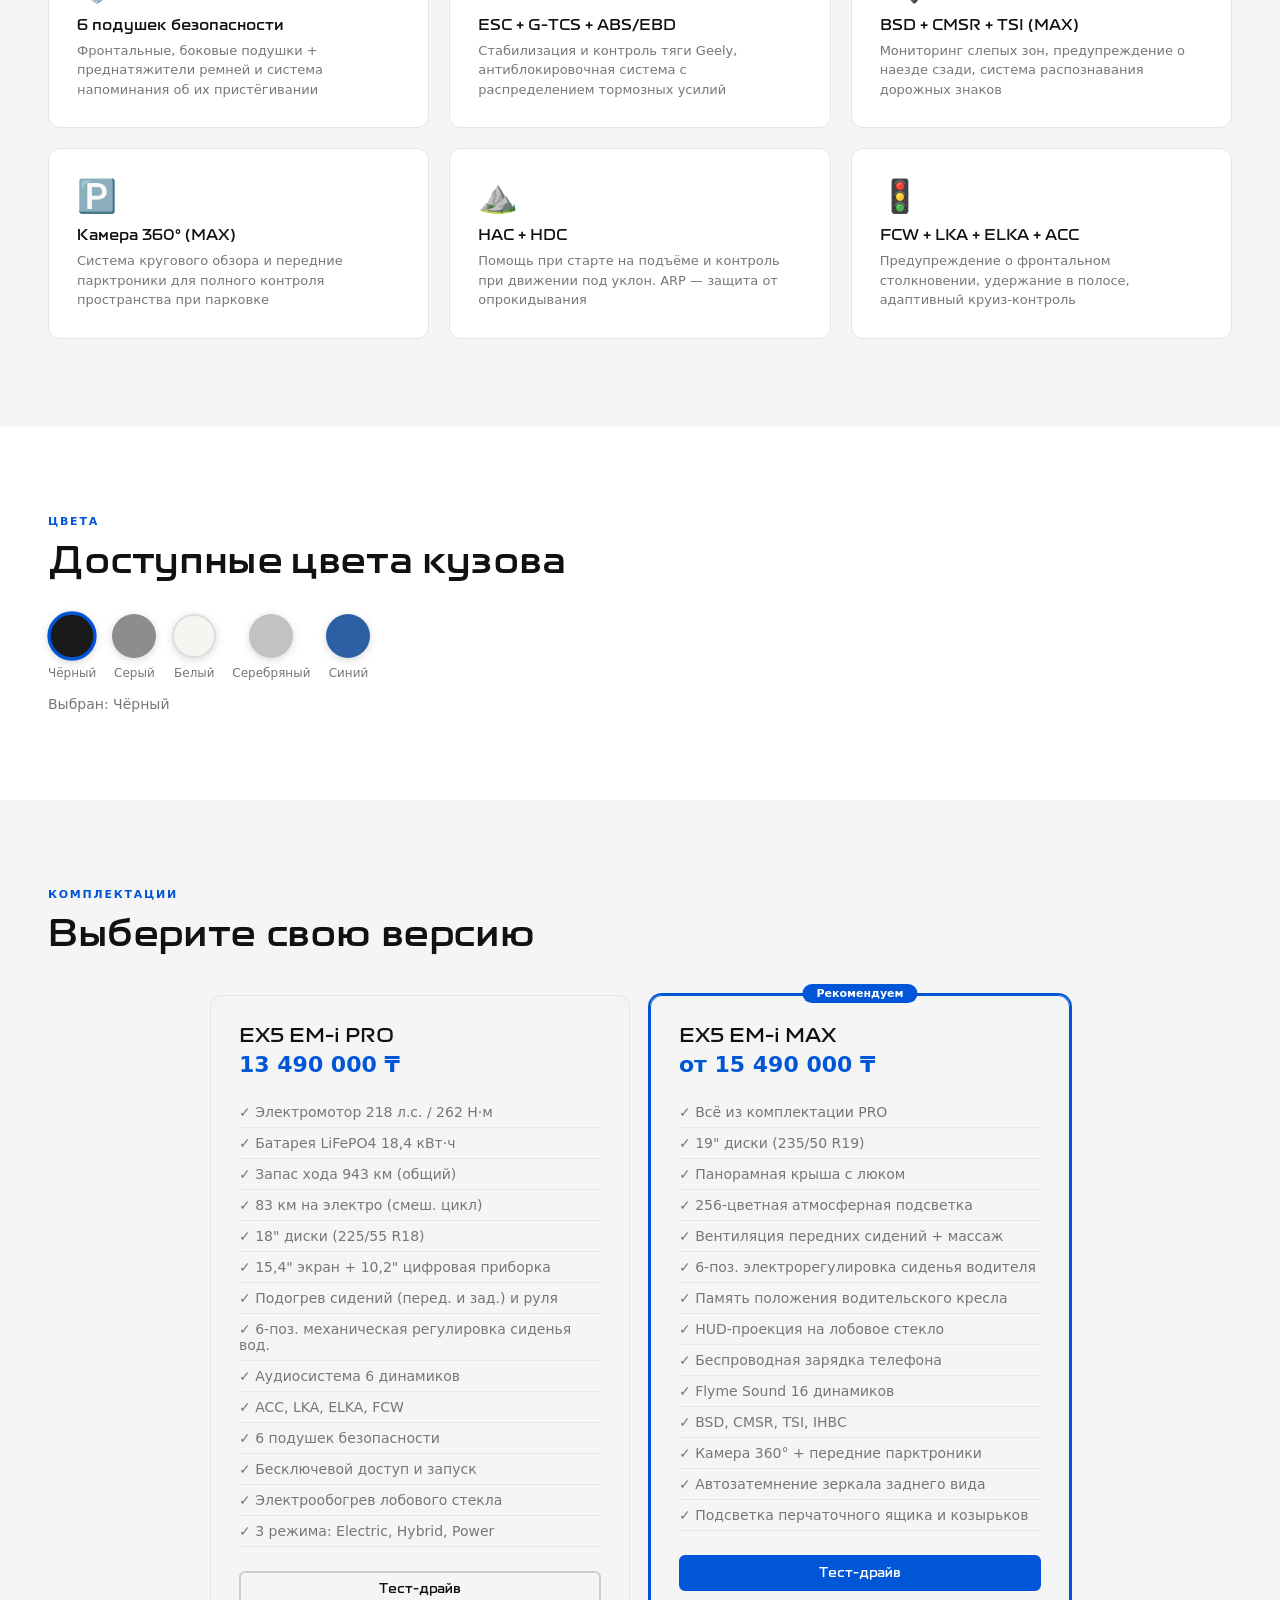
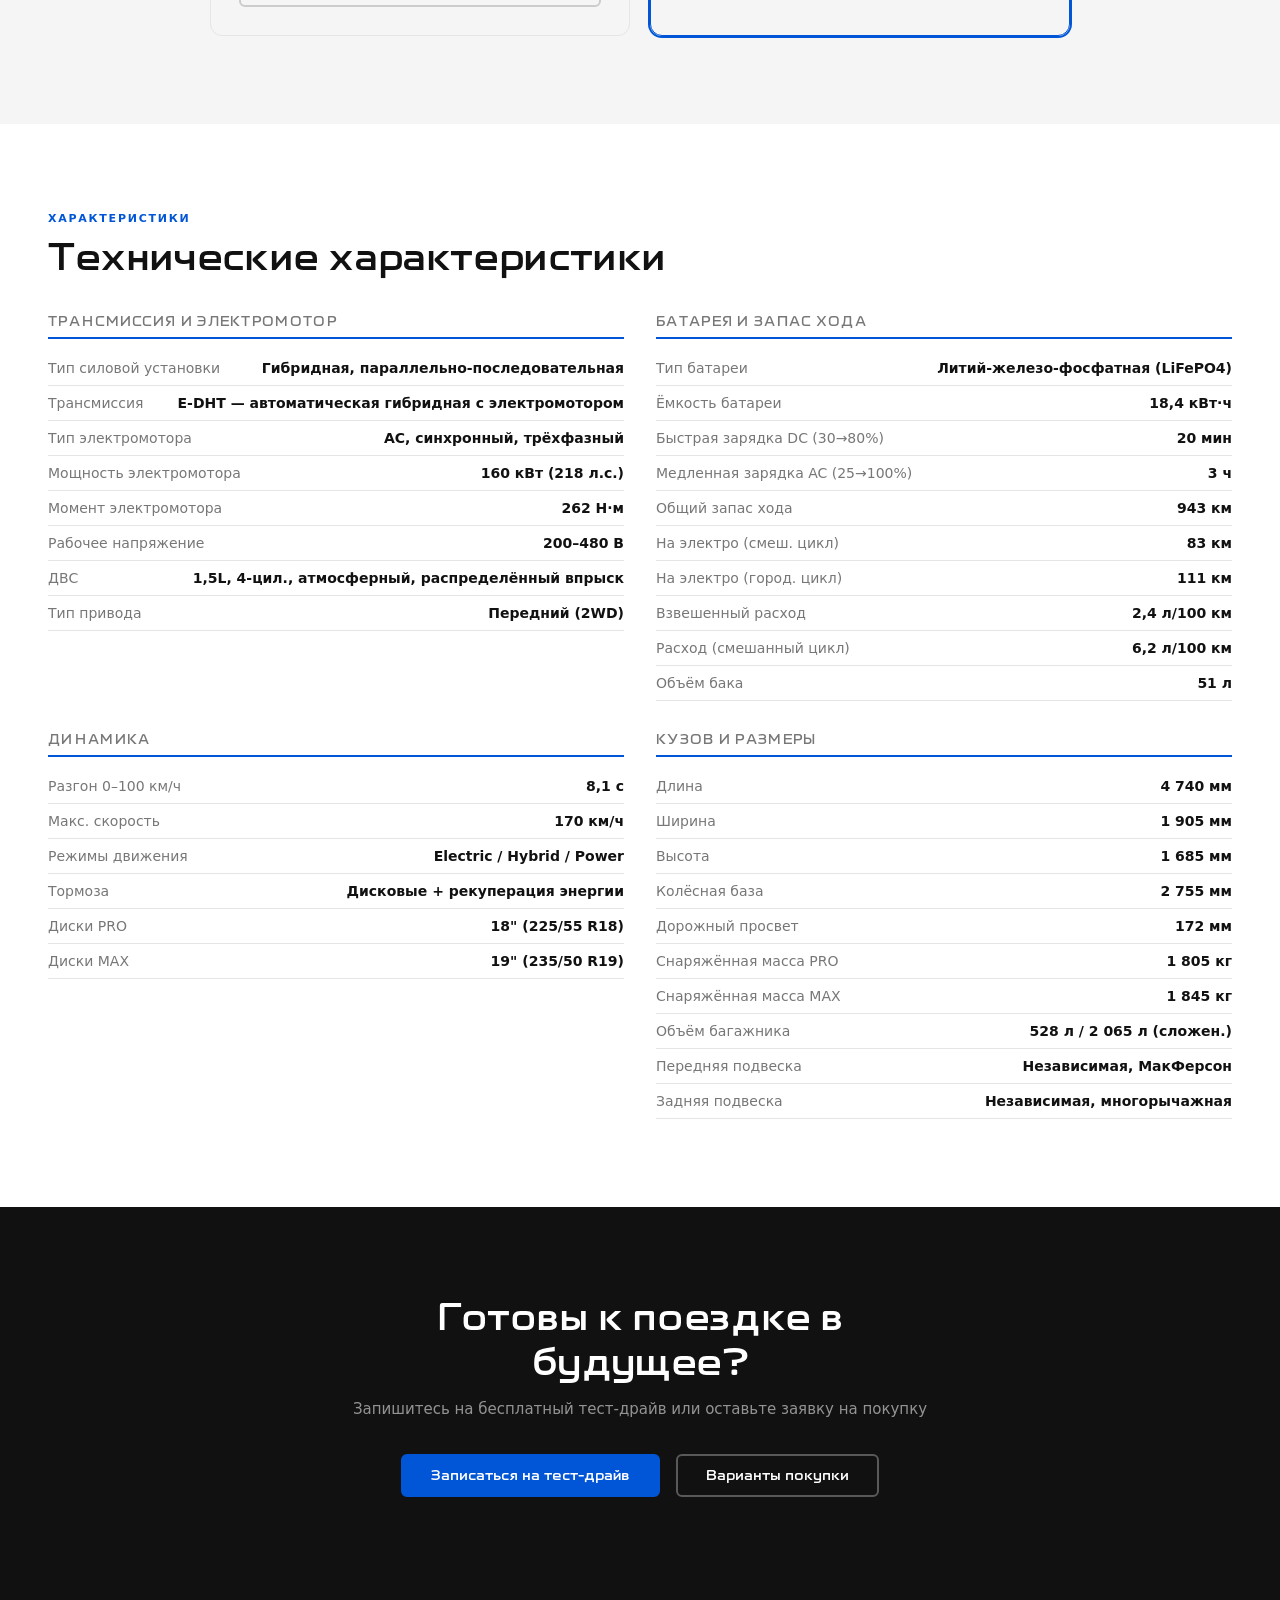
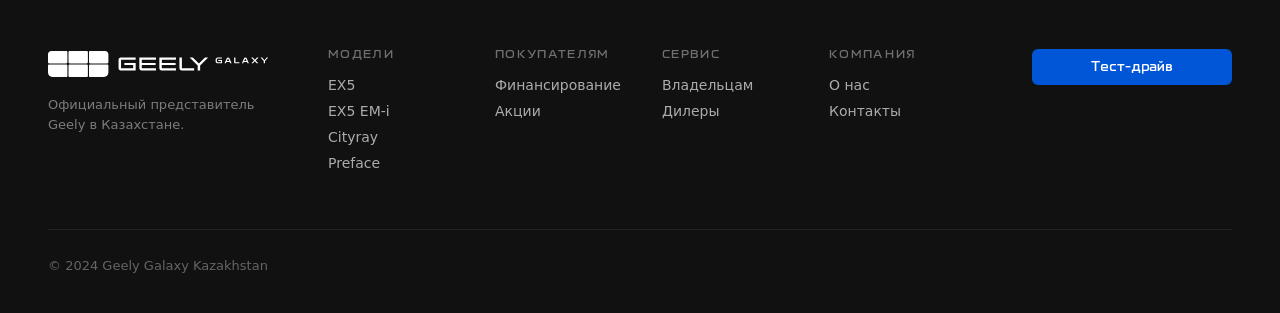
<file: model-ex5-emi.html>
<!DOCTYPE html>
<html lang="ru">
<head>
  <meta charset="UTF-8" />
  <meta name="viewport" content="width=device-width, initial-scale=1.0" />
  <title>Geely Galaxy EX5 EM-i — Официальный сайт в Казахстане</title>
  <link rel="stylesheet" href="style.css" />
  <link rel="stylesheet" href="model.css" />
</head>
<body class="page-body">

  <header class="header">
    <div class="container header__inner">
      <a href="index.html" class="logo"><img src="images/logo.svg" alt="Geely Galaxy" class="logo__svg" /></a>
      <nav class="nav">
        <div class="nav-item">
          <a href="index.html" class="active">Модели</a>
          <div class="nav-dropdown">
            <div class="nav-dropdown__grid">
              <a href="model-ex5.html" class="nav-dropdown__item">
                <img class="nav-dropdown__thumb" src="images/ex5_p1_0.jpg" alt="EX5" />
                <div class="nav-dropdown__info"><div class="nav-dropdown__name">Geely Galaxy EX5</div><div class="nav-dropdown__tag">Электро · SUV · от 12 990 000 ₸</div></div>
              </a>
              <a href="model-ex5-emi.html" class="nav-dropdown__item">
                <img class="nav-dropdown__thumb" src="images/emi_p1_0.jpg" alt="EX5 EM-i" />
                <div class="nav-dropdown__info"><div class="nav-dropdown__name">Geely Galaxy EX5 EM-i</div><div class="nav-dropdown__tag">Гибрид · SUV · от 13 490 000 ₸</div></div>
              </a>
              <a href="model-cityray.html" class="nav-dropdown__item">
                <img class="nav-dropdown__thumb" src="images/cityray_p1_0.jpg" alt="Cityray" />
                <div class="nav-dropdown__info"><div class="nav-dropdown__name">Geely Galaxy Cityray</div><div class="nav-dropdown__tag">Бензин · Хэтчбек · от 9 490 000 ₸</div></div>
              </a>
              <a href="model-preface.html" class="nav-dropdown__item">
                <img class="nav-dropdown__thumb" src="images/preface_p1_0.jpg" alt="Preface" />
                <div class="nav-dropdown__info"><div class="nav-dropdown__name">Geely Galaxy Preface</div><div class="nav-dropdown__tag">Бензин · Седан · от 15 990 000 ₸</div></div>
              </a>
            </div>
          </div>
        </div>
        <a href="dealers.html">Дилеры</a>
        <a href="offers.html">Спецпредложения</a>
        <a href="owners.html">Владельцам</a>
        <a href="buyers.html">Покупателям</a>
        <a href="test-drive.html">Тест-драйв</a>
      </nav>
      <button class="burger" id="burger">☰</button>
    </div>
  </header>
  <div class="mobile-menu" id="mobileMenu">
    <a href="index.html">Модели</a><a href="dealers.html">Дилеры</a>
    <a href="offers.html">Спецпредложения</a><a href="owners.html">Владельцам</a>
    <a href="buyers.html">Покупателям</a><a href="test-drive.html">Тест-драйв</a>
  </div>

  <!-- HERO -->
  <section class="model-hero">
    <div class="model-hero__bg">
      <img src="images/emi_p2_0.jpg" alt="Geely Galaxy EX5 EM-i" />
    </div>
    <div class="container model-hero__content">
      <div class="model-hero__breadcrumb"><a href="index.html">Модели</a> / Geely Galaxy EX5 EM-i</div>
      <p class="model-hero__tag">Гибрид E-DHT · SUV · Передний привод</p>
      <h1 class="model-hero__title">Geely Galaxy EX5 EM-i</h1>
      <p class="model-hero__price">от <strong>13 490 000 ₸</strong></p>
      <div class="model-hero__actions">
        <a href="buyers.html" class="btn btn--primary">Купить</a>
        <a href="test-drive.html" class="btn btn--outline" style="color:#fff;border-color:rgba(255,255,255,0.35)">Тест-драйв</a>
      </div>
    </div>
  </section>

  <!-- KEY SPECS BAR -->
  <div class="model-specs-bar">
    <div class="container model-specs-bar__grid">
      <div class="mspec"><span class="mspec__val">943</span><span class="mspec__unit">км</span><p class="mspec__label">Общий запас хода</p></div>
      <div class="mspec"><span class="mspec__val">83</span><span class="mspec__unit">км</span><p class="mspec__label">Запас на электро</p></div>
      <div class="mspec"><span class="mspec__val">218</span><span class="mspec__unit">л.с.</span><p class="mspec__label">Мощность электромотора</p></div>
      <div class="mspec"><span class="mspec__val">8.1</span><span class="mspec__unit">с</span><p class="mspec__label">0–100 км/ч</p></div>
      <div class="mspec"><span class="mspec__val">E-DHT</span><p class="mspec__label">Гибрид «11-в-1»</p></div>
    </div>
  </div>

  <!-- OVERVIEW -->
  <section class="section">
    <div class="container section__split">
      <div>
        <p class="section__eyebrow">О модели</p>
        <h2 class="section__title">Энергия будущего в каждой поездке.</h2>
        <p class="section__desc">Новый Geely EX5 EM-i создан, чтобы сделать каждую поездку лёгкой, тихой и уверенной. Электромотор мгновенно откликается на нажатие педали — вы чувствуете динамику с первых секунд. 218 л.с. дарят уверенность в городских условиях и на трассе, а гибридная система умно распределяет мощность, экономя топливо.</p>
        <ul class="model-features">
          <li>✦ Гибридная трансмиссия E-DHT «11-в-1»</li>
          <li>✦ Электромотор 218 л.с. / 262 Н·м</li>
          <li>✦ Батарея LiFePO4 18,4 кВт·ч</li>
          <li>✦ Запас хода 943 км · 83 км на электро (смеш.)</li>
          <li>✦ Взвешенный расход 2,4 л/100 км</li>
          <li>✦ 3 режима: Electric, Hybrid, Power</li>
        </ul>
      </div>
      <div>
        <img src="images/emi_p5_0.jpg" alt="Geely Galaxy EX5 EM-i технические характеристики" style="width:100%;height:420px;object-fit:cover;border-radius:12px" />
      </div>
    </div>
  </section>

  <!-- EXTERIOR -->
  <section class="section section--gray">
    <div class="container">
      <div style="text-align:center;max-width:560px;margin:0 auto 48px">
        <p class="section__eyebrow">Экстерьер</p>
        <h2 class="section__title">Современный. Мощный. Умный.</h2>
        <p class="section__desc" style="margin:0 auto">Идеальное сочетание чистого дизайна, передовых технологий и продуманной аэродинамики. Выразительные сквозные задние фонари и яркие дневные огни придают кроссоверу динамичный облик.</p>
      </div>
      <div class="model-gallery">
        <div class="model-gallery__main">
          <img src="images/emi_p7_0.jpg" alt="Geely Galaxy EX5 EM-i экстерьер" />
        </div>
        <div class="model-gallery__grid">
          <img src="images/emi_p3_0.jpg" alt="EX5 EM-i вид спереди" />
          <img src="images/emi_p9_0.jpg" alt="EX5 EM-i детали" />
          <img src="images/emi_p6_0.jpg" alt="EX5 EM-i сбоку" />
          <img src="images/emi_p4_0.jpg" alt="EX5 EM-i вид сзади" />
        </div>
      </div>
      <div class="ext-features-grid">
        <div class="ext-feat">
          <div class="ext-feat__icon">💡</div>
          <h4>Полностью светодиодные фары</h4>
          <p>Интеллектуальная система IHBC автоматически переключает ближний и дальний свет — оптимальная видимость в любое время суток</p>
        </div>
        <div class="ext-feat">
          <div class="ext-feat__icon">🚗</div>
          <h4>Выдвижные дверные ручки</h4>
          <p>Электропривод выдвижных дверных ручек подчёркивает технологичность и стиль кроссовера</p>
        </div>
        <div class="ext-feat">
          <div class="ext-feat__icon">🌅</div>
          <h4>Панорамный люк (MAX)</h4>
          <p>Панорамная крыша с люком и электрошторкой наполняет салон светом и создаёт ощущение открытого пространства</p>
        </div>
        <div class="ext-feat">
          <div class="ext-feat__icon">⚡</div>
          <h4>Электропривод багажника</h4>
          <p>Бесконтактное открывание крышки багажника и рейлинги на крыше — удобство и функциональность</p>
        </div>
      </div>
    </div>
  </section>

  <!-- INTERIOR -->
  <section class="section section--dark">
    <div class="container section__split section__split--rev">
      <div>
        <p class="section__eyebrow">Интерьер</p>
        <h2 class="section__title">Комфорт становится образом жизни</h2>
        <p class="section__desc">Здесь технологии сочетаются с элегантностью. Мультифункциональный руль с подогревом и сиденья из перфорированной кожи с подогревом, вентиляцией, массажем и памятью настроек обеспечивают персональный комфорт. 256-цветная атмосферная подсветка создаёт уютную атмосферу.</p>
        <div class="model-int-stats">
          <div><span>15.4"</span><p>Центральный экран</p></div>
          <div><span>10.2"</span><p>Приборная панель</p></div>
          <div><span>W-HUD</span><p>Проекц. дисплей</p></div>
        </div>
        <ul class="model-features" style="margin-top:0">
          <li>✦ Чип E04, 16 ГБ ОЗУ и 128 ГБ памяти</li>
          <li>✦ Apple CarPlay и Android Auto</li>
          <li>✦ Двусторонний Bluetooth, USB спереди и сзади</li>
          <li>✦ Интеллект. климат-система с тепловым насосом и PTC</li>
          <li>✦ Двухзонный климат-контроль</li>
          <li>✦ Беспроводная зарядка телефона (MAX)</li>
        </ul>
      </div>
      <div>
        <img src="images/emi_p11_1.jpg" alt="Geely Galaxy EX5 EM-i интерьер" style="width:100%;height:480px;object-fit:cover;border-radius:12px" />
      </div>
    </div>
  </section>

  <!-- DRIVETRAIN -->
  <section class="section">
    <div class="container section__split">
      <div>
        <img src="images/emi_p14_0.jpg" alt="Гибридная трансмиссия EX5 EM-i" style="width:100%;height:420px;object-fit:cover;border-radius:12px" />
      </div>
      <div>
        <p class="section__eyebrow">Трансмиссия</p>
        <h2 class="section__title">E-DHT «11-в-1»</h2>
        <p class="section__desc">Инновационная гибридная трансмиссия включает 11 компонентов: электромотор 218 л.с., блок терморегуляции, блок распределения энергии, систему управления тягой и другие модули. Автомобиль движется только на электротяге, от ДВС или в комбинированном режиме.</p>
        <div class="drive-stats">
          <div class="drive-stat">
            <span class="drive-stat__val">218</span>
            <span class="drive-stat__unit">л.с.</span>
            <p>Электромотор (макс.)</p>
          </div>
          <div class="drive-stat">
            <span class="drive-stat__val">18.4</span>
            <span class="drive-stat__unit">кВт·ч</span>
            <p>Батарея LiFePO4</p>
          </div>
          <div class="drive-stat">
            <span class="drive-stat__val">170</span>
            <span class="drive-stat__unit">км/ч</span>
            <p>Максимальная скорость</p>
          </div>
        </div>
      </div>
    </div>
  </section>

  <!-- SAFETY -->
  <section class="section section--gray">
    <div class="container">
      <div style="text-align:center;max-width:560px;margin:0 auto 48px">
        <p class="section__eyebrow">Безопасность</p>
        <h2 class="section__title">Защита на каждом километре</h2>
        <p class="section__desc" style="margin:0 auto">Современные системы активной и пассивной безопасности для уверенного движения в любой ситуации.</p>
      </div>
      <div class="safety-grid">
        <div class="safety-item">
          <div class="safety-item__icon">🛡️</div>
          <h4>6 подушек безопасности</h4>
          <p>Фронтальные, боковые подушки + преднатяжители ремней и система напоминания об их пристёгивании</p>
        </div>
        <div class="safety-item">
          <div class="safety-item__icon">⚡</div>
          <h4>ESC + G-TCS + ABS/EBD</h4>
          <p>Стабилизация и контроль тяги Geely, антиблокировочная система с распределением тормозных усилий</p>
        </div>
        <div class="safety-item">
          <div class="safety-item__icon">🔍</div>
          <h4>BSD + CMSR + TSI (MAX)</h4>
          <p>Мониторинг слепых зон, предупреждение о наезде сзади, система распознавания дорожных знаков</p>
        </div>
        <div class="safety-item">
          <div class="safety-item__icon">🅿️</div>
          <h4>Камера 360° (MAX)</h4>
          <p>Система кругового обзора и передние парктроники для полного контроля пространства при парковке</p>
        </div>
        <div class="safety-item">
          <div class="safety-item__icon">⛰️</div>
          <h4>HAC + HDC</h4>
          <p>Помощь при старте на подъёме и контроль при движении под уклон. ARP — защита от опрокидывания</p>
        </div>
        <div class="safety-item">
          <div class="safety-item__icon">🚦</div>
          <h4>FCW + LKA + ELKA + ACC</h4>
          <p>Предупреждение о фронтальном столкновении, удержание в полосе, адаптивный круиз-контроль</p>
        </div>
      </div>
    </div>
  </section>

  <!-- COLORS -->
  <section class="section">
    <div class="container">
      <p class="section__eyebrow">Цвета</p>
      <h2 class="section__title" style="margin-bottom:32px">Доступные цвета кузова</h2>
      <div class="model-colors">
        <div class="model-color-item active" data-color="Чёрный">
          <div class="model-color-swatch" style="background:#1A1A1A"></div>
          <span>Чёрный</span>
        </div>
        <div class="model-color-item" data-color="Серый">
          <div class="model-color-swatch" style="background:#8B8D8F"></div>
          <span>Серый</span>
        </div>
        <div class="model-color-item" data-color="Белый">
          <div class="model-color-swatch" style="background:#F5F5F2;border:2px solid #ddd"></div>
          <span>Белый</span>
        </div>
        <div class="model-color-item" data-color="Серебряный">
          <div class="model-color-swatch" style="background:#C0C2C4"></div>
          <span>Серебряный</span>
        </div>
        <div class="model-color-item" data-color="Синий">
          <div class="model-color-swatch" style="background:#2C5FA3"></div>
          <span>Синий</span>
        </div>
      </div>
      <p id="colorLabel" style="margin-top:16px;font-size:14px;color:var(--clr-muted)">Выбран: Чёрный</p>
    </div>
  </section>

  <!-- TRIMS -->
  <section class="section section--gray">
    <div class="container">
      <p class="section__eyebrow">Комплектации</p>
      <h2 class="section__title" style="margin-bottom:40px">Выберите свою версию</h2>
      <div class="model-trims">

        <div class="model-trim">
          <div class="model-trim__name">EX5 EM-i PRO</div>
          <div class="model-trim__price">13 490 000 ₸</div>
          <ul class="model-trim__list">
            <li>✓ Электромотор 218 л.с. / 262 Н·м</li>
            <li>✓ Батарея LiFePO4 18,4 кВт·ч</li>
            <li>✓ Запас хода 943 км (общий)</li>
            <li>✓ 83 км на электро (смеш. цикл)</li>
            <li>✓ 18" диски (225/55 R18)</li>
            <li>✓ 15,4" экран + 10,2" цифровая приборка</li>
            <li>✓ Подогрев сидений (перед. и зад.) и руля</li>
            <li>✓ 6-поз. механическая регулировка сиденья вод.</li>
            <li>✓ Аудиосистема 6 динамиков</li>
            <li>✓ ACC, LKA, ELKA, FCW</li>
            <li>✓ 6 подушек безопасности</li>
            <li>✓ Бесключевой доступ и запуск</li>
            <li>✓ Электрообогрев лобового стекла</li>
            <li>✓ 3 режима: Electric, Hybrid, Power</li>
          </ul>
          <a href="test-drive.html" class="btn btn--outline btn--sm btn--full">Тест-драйв</a>
        </div>

        <div class="model-trim model-trim--featured">
          <div class="model-trim__badge">Рекомендуем</div>
          <div class="model-trim__name">EX5 EM-i MAX</div>
          <div class="model-trim__price">от 15 490 000 ₸</div>
          <ul class="model-trim__list">
            <li>✓ Всё из комплектации PRO</li>
            <li>✓ 19" диски (235/50 R19)</li>
            <li>✓ Панорамная крыша с люком</li>
            <li>✓ 256-цветная атмосферная подсветка</li>
            <li>✓ Вентиляция передних сидений + массаж</li>
            <li>✓ 6-поз. электрорегулировка сиденья водителя</li>
            <li>✓ Память положения водительского кресла</li>
            <li>✓ HUD-проекция на лобовое стекло</li>
            <li>✓ Беспроводная зарядка телефона</li>
            <li>✓ Flyme Sound 16 динамиков</li>
            <li>✓ BSD, CMSR, TSI, IHBC</li>
            <li>✓ Камера 360° + передние парктроники</li>
            <li>✓ Автозатемнение зеркала заднего вида</li>
            <li>✓ Подсветка перчаточного ящика и козырьков</li>
          </ul>
          <a href="test-drive.html" class="btn btn--primary btn--sm btn--full">Тест-драйв</a>
        </div>

      </div>
    </div>
  </section>

  <!-- FULL SPECS TABLE -->
  <section class="section">
    <div class="container">
      <p class="section__eyebrow">Характеристики</p>
      <h2 class="section__title" style="margin-bottom:36px">Технические характеристики</h2>
      <div class="model-spec-table">

        <div class="model-spec-group">
          <h4>Трансмиссия и электромотор</h4>
          <div class="model-spec-row"><span>Тип силовой установки</span><span>Гибридная, параллельно-последовательная</span></div>
          <div class="model-spec-row"><span>Трансмиссия</span><span>E-DHT — автоматическая гибридная с электромотором</span></div>
          <div class="model-spec-row"><span>Тип электромотора</span><span>AC, синхронный, трёхфазный</span></div>
          <div class="model-spec-row"><span>Мощность электромотора</span><span>160 кВт (218 л.с.)</span></div>
          <div class="model-spec-row"><span>Момент электромотора</span><span>262 Н·м</span></div>
          <div class="model-spec-row"><span>Рабочее напряжение</span><span>200–480 В</span></div>
          <div class="model-spec-row"><span>ДВС</span><span>1,5L, 4-цил., атмосферный, распределённый впрыск</span></div>
          <div class="model-spec-row"><span>Тип привода</span><span>Передний (2WD)</span></div>
        </div>

        <div class="model-spec-group">
          <h4>Батарея и запас хода</h4>
          <div class="model-spec-row"><span>Тип батареи</span><span>Литий-железо-фосфатная (LiFePO4)</span></div>
          <div class="model-spec-row"><span>Ёмкость батареи</span><span>18,4 кВт·ч</span></div>
          <div class="model-spec-row"><span>Быстрая зарядка DC (30→80%)</span><span>20 мин</span></div>
          <div class="model-spec-row"><span>Медленная зарядка AC (25→100%)</span><span>3 ч</span></div>
          <div class="model-spec-row"><span>Общий запас хода</span><span>943 км</span></div>
          <div class="model-spec-row"><span>На электро (смеш. цикл)</span><span>83 км</span></div>
          <div class="model-spec-row"><span>На электро (город. цикл)</span><span>111 км</span></div>
          <div class="model-spec-row"><span>Взвешенный расход</span><span>2,4 л/100 км</span></div>
          <div class="model-spec-row"><span>Расход (смешанный цикл)</span><span>6,2 л/100 км</span></div>
          <div class="model-spec-row"><span>Объём бака</span><span>51 л</span></div>
        </div>

        <div class="model-spec-group">
          <h4>Динамика</h4>
          <div class="model-spec-row"><span>Разгон 0–100 км/ч</span><span>8,1 с</span></div>
          <div class="model-spec-row"><span>Макс. скорость</span><span>170 км/ч</span></div>
          <div class="model-spec-row"><span>Режимы движения</span><span>Electric / Hybrid / Power</span></div>
          <div class="model-spec-row"><span>Тормоза</span><span>Дисковые + рекуперация энергии</span></div>
          <div class="model-spec-row"><span>Диски PRO</span><span>18" (225/55 R18)</span></div>
          <div class="model-spec-row"><span>Диски MAX</span><span>19" (235/50 R19)</span></div>
        </div>

        <div class="model-spec-group">
          <h4>Кузов и размеры</h4>
          <div class="model-spec-row"><span>Длина</span><span>4 740 мм</span></div>
          <div class="model-spec-row"><span>Ширина</span><span>1 905 мм</span></div>
          <div class="model-spec-row"><span>Высота</span><span>1 685 мм</span></div>
          <div class="model-spec-row"><span>Колёсная база</span><span>2 755 мм</span></div>
          <div class="model-spec-row"><span>Дорожный просвет</span><span>172 мм</span></div>
          <div class="model-spec-row"><span>Снаряжённая масса PRO</span><span>1 805 кг</span></div>
          <div class="model-spec-row"><span>Снаряжённая масса MAX</span><span>1 845 кг</span></div>
          <div class="model-spec-row"><span>Объём багажника</span><span>528 л / 2 065 л (сложен.)</span></div>
          <div class="model-spec-row"><span>Передняя подвеска</span><span>Независимая, МакФерсон</span></div>
          <div class="model-spec-row"><span>Задняя подвеска</span><span>Независимая, многорычажная</span></div>
        </div>

      </div>
    </div>
  </section>

  <!-- CTA -->
  <section class="section section--dark" style="text-align:center">
    <div class="container">
      <h2 class="section__title" style="color:#fff;max-width:520px;margin:0 auto 16px">Готовы к поездке в будущее?</h2>
      <p style="color:rgba(255,255,255,0.55);margin-bottom:36px;font-size:15px">Запишитесь на бесплатный тест-драйв или оставьте заявку на покупку</p>
      <div style="display:flex;gap:16px;justify-content:center;flex-wrap:wrap">
        <a href="test-drive.html" class="btn btn--primary">Записаться на тест-драйв</a>
        <a href="buyers.html" class="btn btn--outline" style="color:#fff;border-color:rgba(255,255,255,0.3)">Варианты покупки</a>
      </div>
    </div>
  </section>

  <!-- FOOTER -->
  <footer class="footer">
    <div class="container">
      <div class="footer__grid">
        <div class="footer__brand"><a href="index.html" class="logo"><img src="images/logo.svg" alt="Geely Galaxy" class="logo__svg" /></a><p>Официальный представитель Geely в Казахстане.</p></div>
        <div class="footer__links">
          <div class="footer__col"><h4>Модели</h4><a href="model-ex5.html">EX5</a><a href="model-ex5-emi.html">EX5 EM-i</a><a href="model-cityray.html">Cityray</a><a href="model-preface.html">Preface</a></div>
          <div class="footer__col"><h4>Покупателям</h4><a href="buyers.html">Финансирование</a><a href="offers.html">Акции</a></div>
          <div class="footer__col"><h4>Сервис</h4><a href="owners.html">Владельцам</a><a href="dealers.html">Дилеры</a></div>
          <div class="footer__col"><h4>Компания</h4><a href="#">О нас</a><a href="#">Контакты</a></div>
        </div>
        <div class="footer__cta"><a href="test-drive.html" class="btn btn--primary btn--sm">Тест-драйв</a></div>
      </div>
      <div class="footer__bottom"><span>© 2024 Geely Galaxy Kazakhstan</span></div>
    </div>
  </footer>

  <script src="main.js"></script>
  <script>
    document.querySelectorAll('.model-color-item').forEach(item => {
      item.addEventListener('click', () => {
        document.querySelectorAll('.model-color-item').forEach(i => i.classList.remove('active'));
        item.classList.add('active');
        document.getElementById('colorLabel').textContent = 'Выбран: ' + item.dataset.color;
      });
    });
  </script>
</body>
</html>
</file>
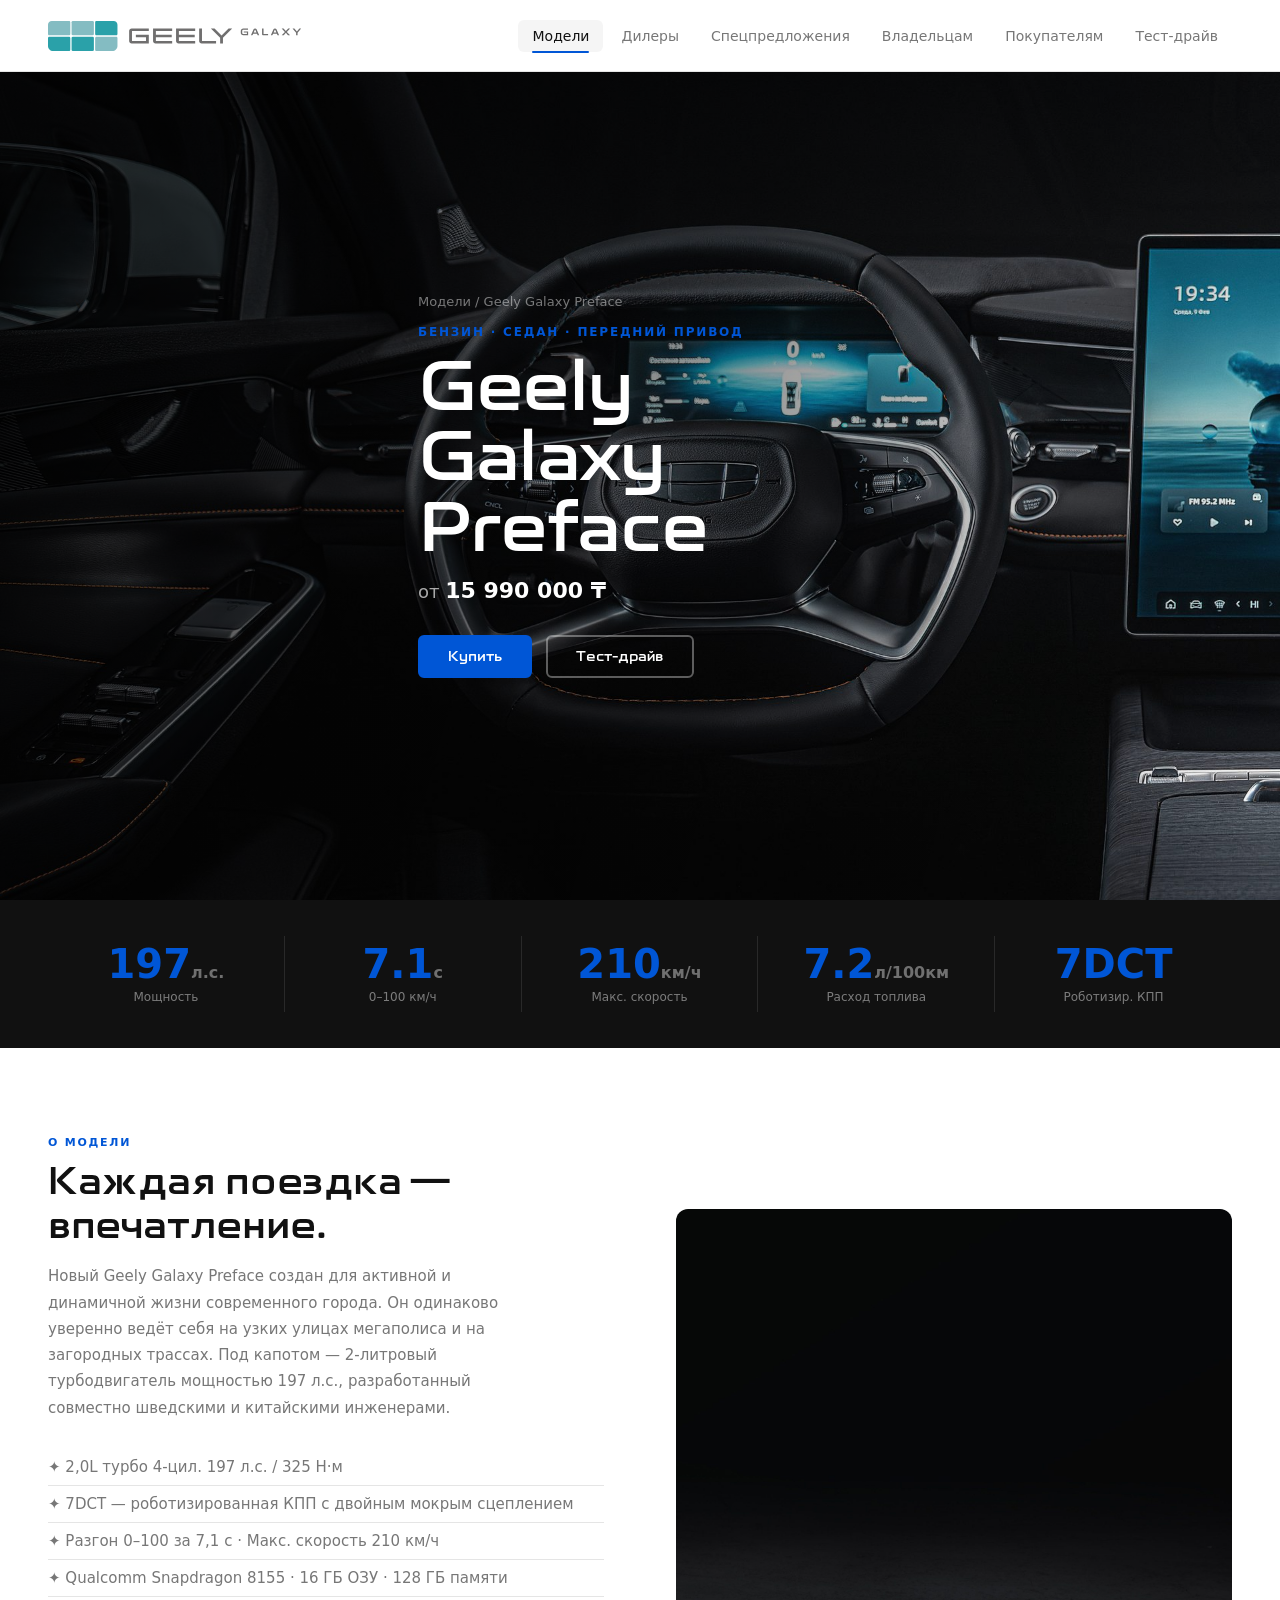
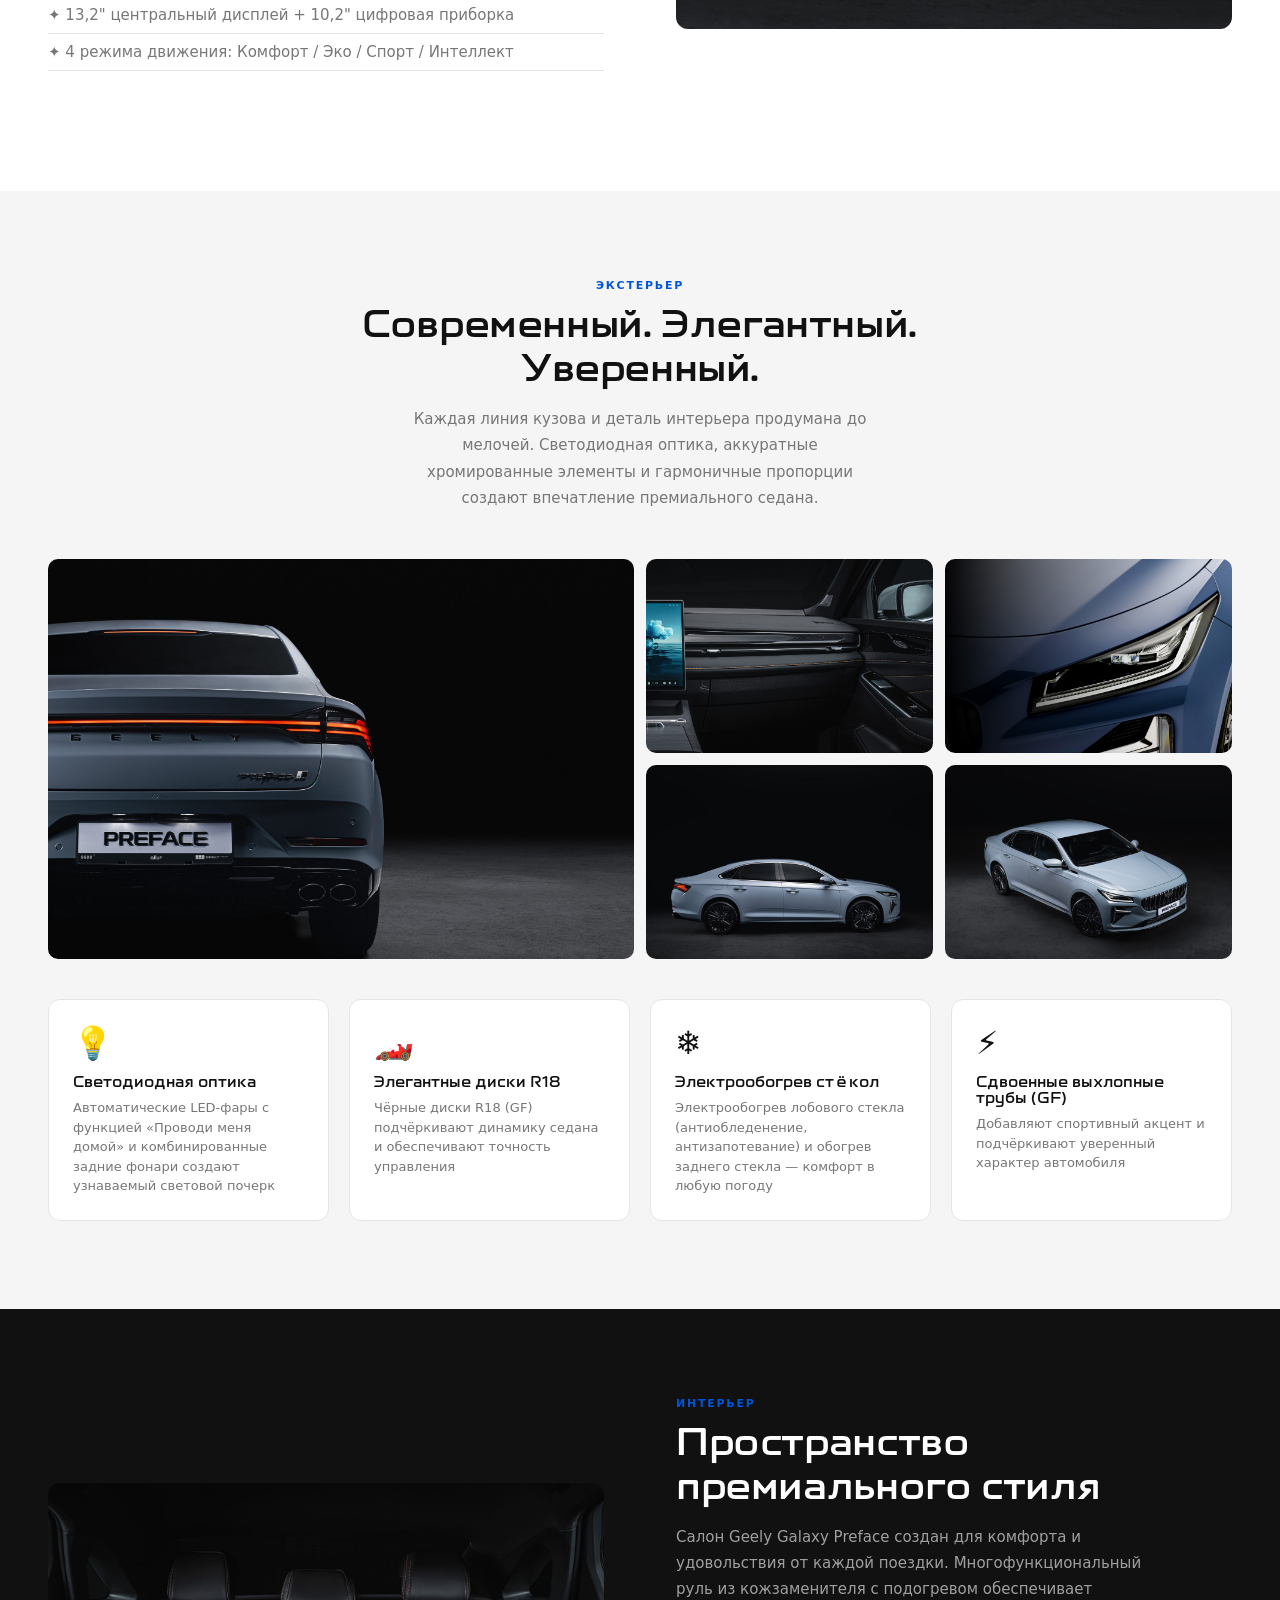
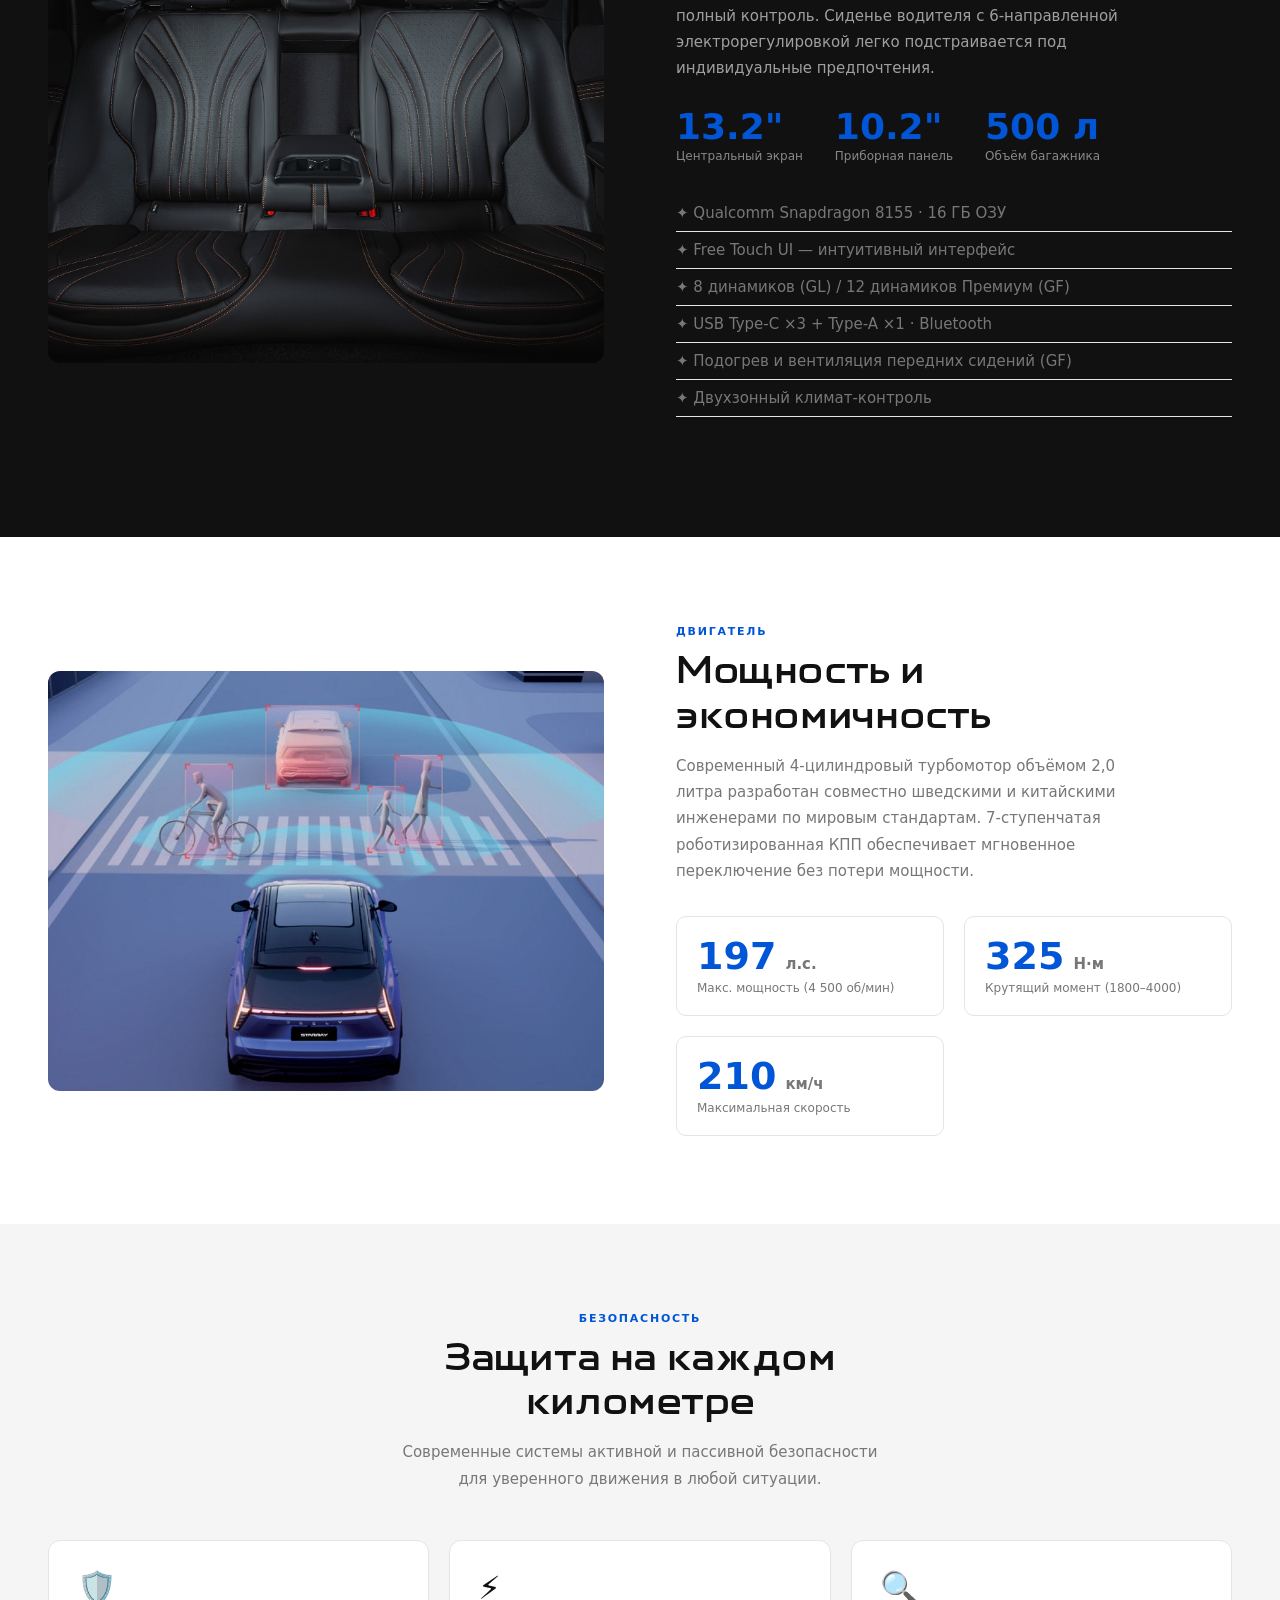
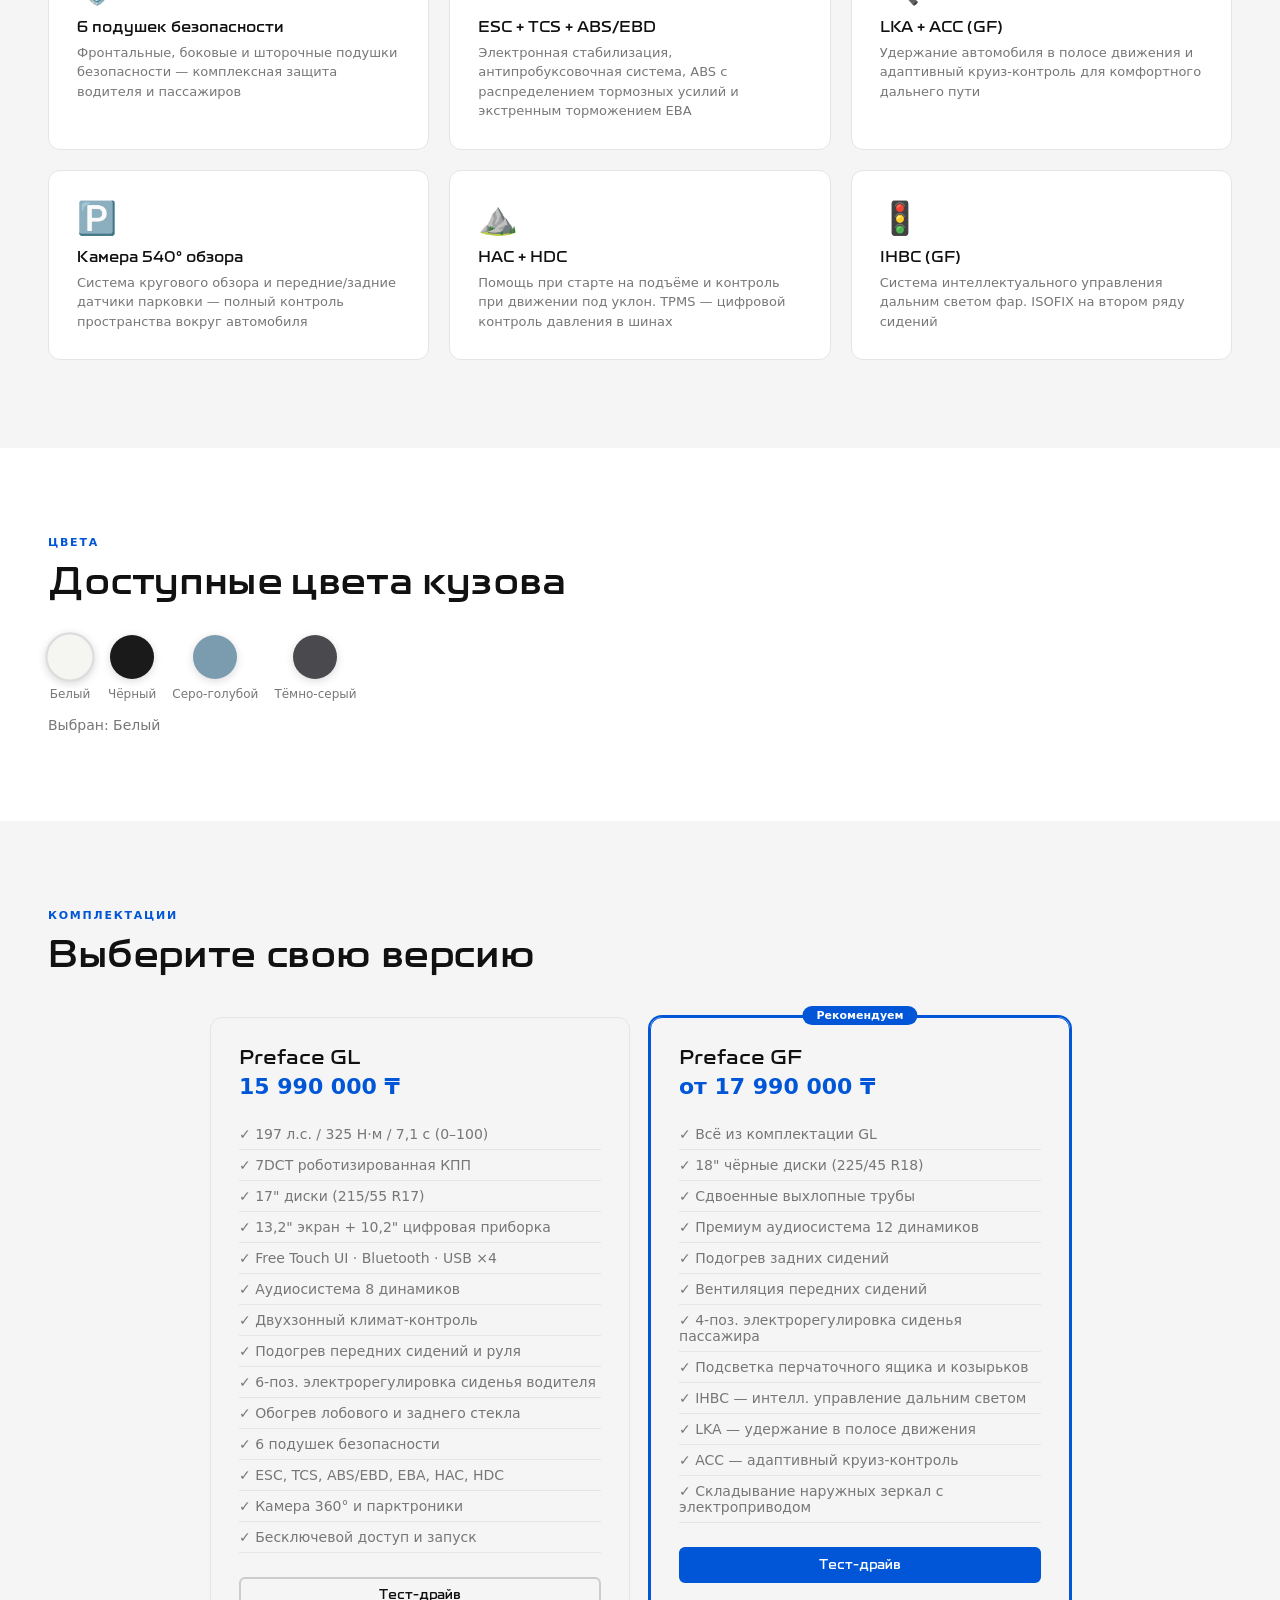
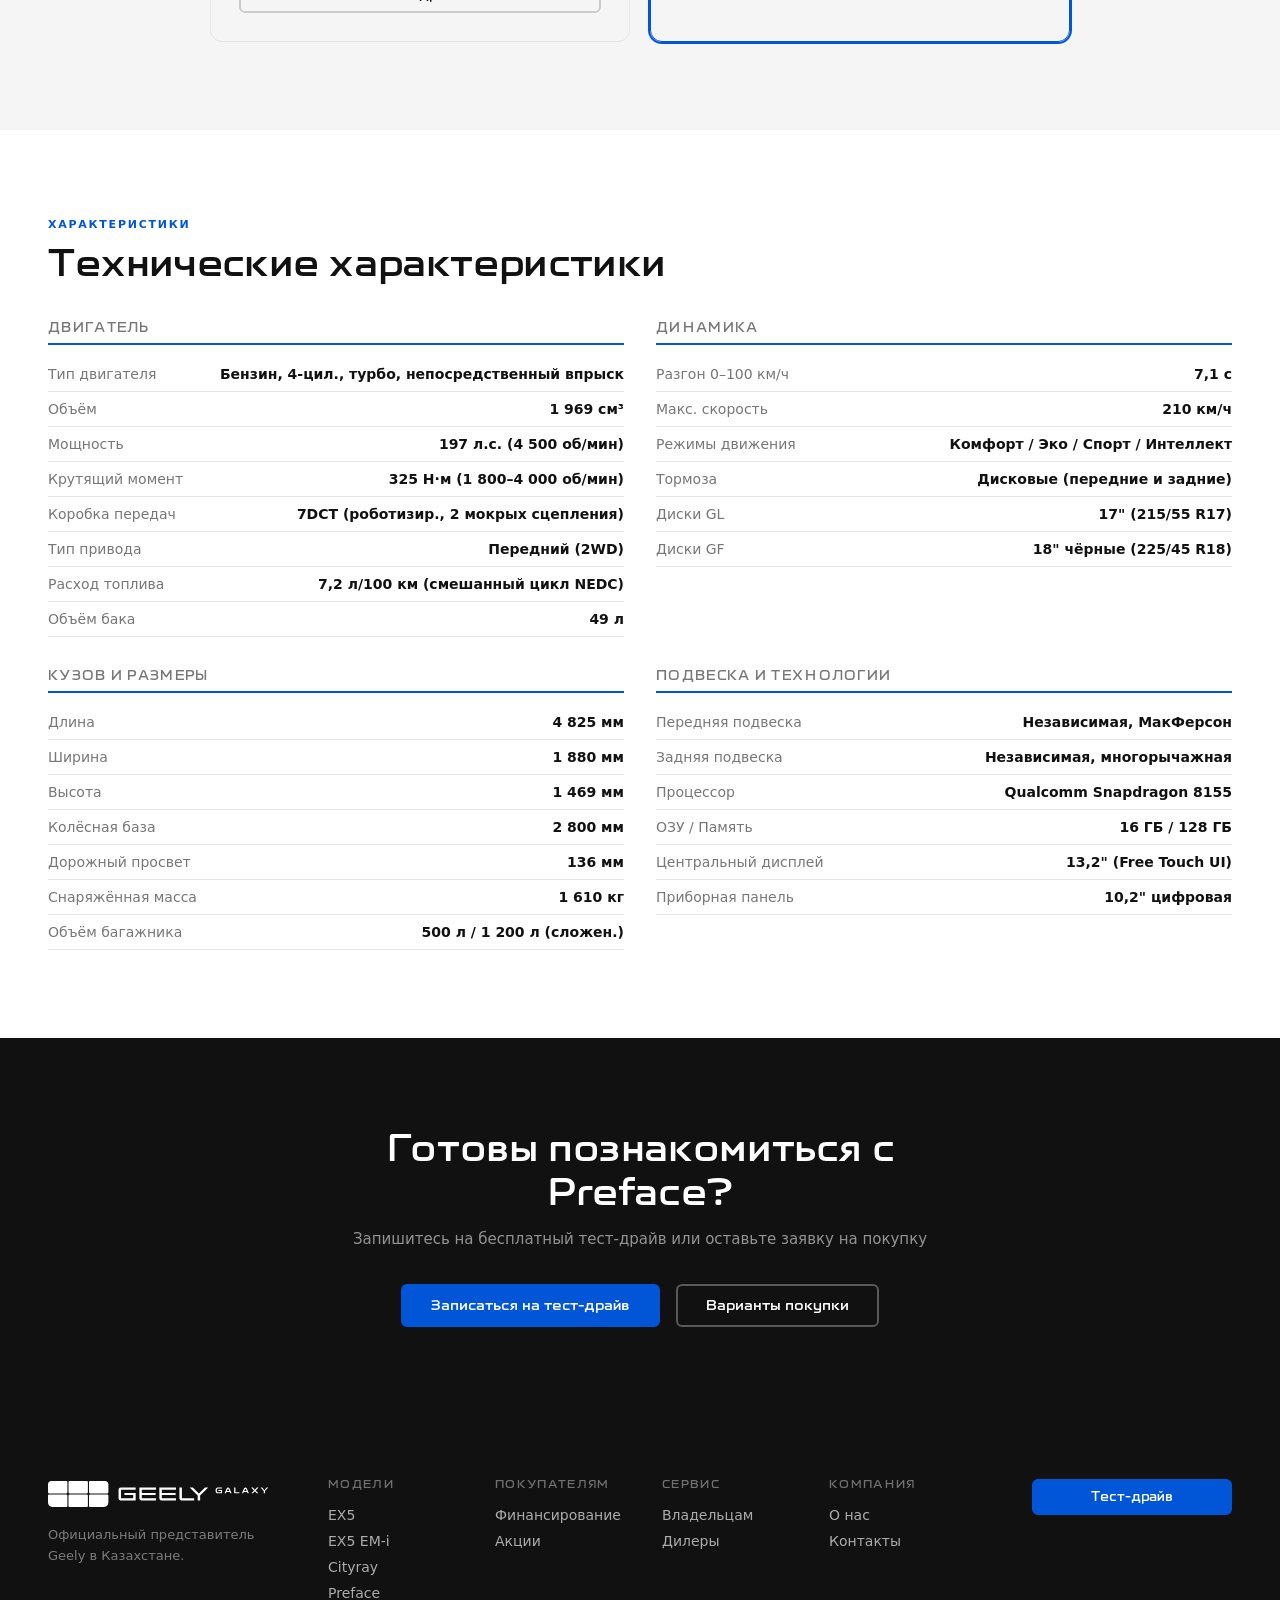
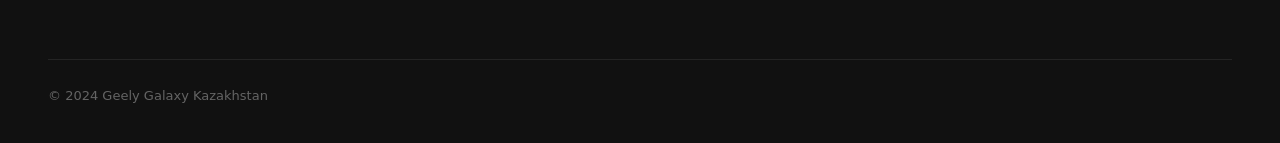
<file: model-preface.html>
<!DOCTYPE html>
<html lang="ru">
<head>
  <meta charset="UTF-8" />
  <meta name="viewport" content="width=device-width, initial-scale=1.0" />
  <title>Geely Galaxy Preface — Официальный сайт в Казахстане</title>
  <link rel="stylesheet" href="style.css" />
  <link rel="stylesheet" href="model.css" />
</head>
<body class="page-body">

  <header class="header">
    <div class="container header__inner">
      <a href="index.html" class="logo"><img src="images/logo.svg" alt="Geely Galaxy" class="logo__svg" /></a>
      <nav class="nav">
        <div class="nav-item">
          <a href="index.html" class="active">Модели</a>
          <div class="nav-dropdown">
            <div class="nav-dropdown__grid">
              <a href="model-ex5.html" class="nav-dropdown__item">
                <img class="nav-dropdown__thumb" src="images/ex5_p1_0.jpg" alt="EX5" />
                <div class="nav-dropdown__info"><div class="nav-dropdown__name">Geely Galaxy EX5</div><div class="nav-dropdown__tag">Электро · SUV · от 12 990 000 ₸</div></div>
              </a>
              <a href="model-ex5-emi.html" class="nav-dropdown__item">
                <img class="nav-dropdown__thumb" src="images/emi_p1_0.jpg" alt="EX5 EM-i" />
                <div class="nav-dropdown__info"><div class="nav-dropdown__name">Geely Galaxy EX5 EM-i</div><div class="nav-dropdown__tag">Гибрид · SUV · от 13 490 000 ₸</div></div>
              </a>
              <a href="model-cityray.html" class="nav-dropdown__item">
                <img class="nav-dropdown__thumb" src="images/cityray_p1_0.jpg" alt="Cityray" />
                <div class="nav-dropdown__info"><div class="nav-dropdown__name">Geely Galaxy Cityray</div><div class="nav-dropdown__tag">Бензин · Хэтчбек · от 9 490 000 ₸</div></div>
              </a>
              <a href="model-preface.html" class="nav-dropdown__item">
                <img class="nav-dropdown__thumb" src="images/preface_p1_0.jpg" alt="Preface" />
                <div class="nav-dropdown__info"><div class="nav-dropdown__name">Geely Galaxy Preface</div><div class="nav-dropdown__tag">Бензин · Седан · от 15 990 000 ₸</div></div>
              </a>
            </div>
          </div>
        </div>
        <a href="dealers.html">Дилеры</a>
        <a href="offers.html">Спецпредложения</a>
        <a href="owners.html">Владельцам</a>
        <a href="buyers.html">Покупателям</a>
        <a href="test-drive.html">Тест-драйв</a>
      </nav>
      <button class="burger" id="burger">☰</button>
    </div>
  </header>
  <div class="mobile-menu" id="mobileMenu">
    <a href="index.html">Модели</a><a href="dealers.html">Дилеры</a>
    <a href="offers.html">Спецпредложения</a><a href="owners.html">Владельцам</a>
    <a href="buyers.html">Покупателям</a><a href="test-drive.html">Тест-драйв</a>
  </div>

  <!-- HERO -->
  <section class="model-hero">
    <div class="model-hero__bg">
      <img src="images/preface_p2_0.jpg" alt="Geely Galaxy Preface" />
    </div>
    <div class="container model-hero__content">
      <div class="model-hero__breadcrumb"><a href="index.html">Модели</a> / Geely Galaxy Preface</div>
      <p class="model-hero__tag">Бензин · Седан · Передний привод</p>
      <h1 class="model-hero__title">Geely Galaxy Preface</h1>
      <p class="model-hero__price">от <strong>15 990 000 ₸</strong></p>
      <div class="model-hero__actions">
        <a href="buyers.html" class="btn btn--primary">Купить</a>
        <a href="test-drive.html" class="btn btn--outline" style="color:#fff;border-color:rgba(255,255,255,0.35)">Тест-драйв</a>
      </div>
    </div>
  </section>

  <!-- KEY SPECS BAR -->
  <div class="model-specs-bar">
    <div class="container model-specs-bar__grid">
      <div class="mspec"><span class="mspec__val">197</span><span class="mspec__unit">л.с.</span><p class="mspec__label">Мощность</p></div>
      <div class="mspec"><span class="mspec__val">7.1</span><span class="mspec__unit">с</span><p class="mspec__label">0–100 км/ч</p></div>
      <div class="mspec"><span class="mspec__val">210</span><span class="mspec__unit">км/ч</span><p class="mspec__label">Макс. скорость</p></div>
      <div class="mspec"><span class="mspec__val">7.2</span><span class="mspec__unit">л/100км</span><p class="mspec__label">Расход топлива</p></div>
      <div class="mspec"><span class="mspec__val">7DCT</span><p class="mspec__label">Роботизир. КПП</p></div>
    </div>
  </div>

  <!-- OVERVIEW -->
  <section class="section">
    <div class="container section__split">
      <div>
        <p class="section__eyebrow">О модели</p>
        <h2 class="section__title">Каждая поездка — впечатление.</h2>
        <p class="section__desc">Новый Geely Galaxy Preface создан для активной и динамичной жизни современного города. Он одинаково уверенно ведёт себя на узких улицах мегаполиса и на загородных трассах. Под капотом — 2-литровый турбодвигатель мощностью 197 л.с., разработанный совместно шведскими и китайскими инженерами.</p>
        <ul class="model-features">
          <li>✦ 2,0L турбо 4-цил. 197 л.с. / 325 Н·м</li>
          <li>✦ 7DCT — роботизированная КПП с двойным мокрым сцеплением</li>
          <li>✦ Разгон 0–100 за 7,1 с · Макс. скорость 210 км/ч</li>
          <li>✦ Qualcomm Snapdragon 8155 · 16 ГБ ОЗУ · 128 ГБ памяти</li>
          <li>✦ 13,2" центральный дисплей + 10,2" цифровая приборка</li>
          <li>✦ 4 режима движения: Комфорт / Эко / Спорт / Интеллект</li>
        </ul>
      </div>
      <div>
        <img src="images/preface_p5_0.jpg" alt="Geely Galaxy Preface технические характеристики" style="width:100%;height:420px;object-fit:cover;border-radius:12px" />
      </div>
    </div>
  </section>

  <!-- EXTERIOR -->
  <section class="section section--gray">
    <div class="container">
      <div style="text-align:center;max-width:560px;margin:0 auto 48px">
        <p class="section__eyebrow">Экстерьер</p>
        <h2 class="section__title">Современный. Элегантный. Уверенный.</h2>
        <p class="section__desc" style="margin:0 auto">Каждая линия кузова и деталь интерьера продумана до мелочей. Светодиодная оптика, аккуратные хромированные элементы и гармоничные пропорции создают впечатление премиального седана.</p>
      </div>
      <div class="model-gallery">
        <div class="model-gallery__main">
          <img src="images/preface_p7_0.jpg" alt="Geely Galaxy Preface экстерьер" />
        </div>
        <div class="model-gallery__grid">
          <img src="images/preface_p3_0.jpg" alt="Preface вид спереди" />
          <img src="images/preface_p9_0.jpg" alt="Preface детали" />
          <img src="images/preface_p6_1.jpg" alt="Preface сбоку" />
          <img src="images/preface_p17_0.jpg" alt="Preface характеристики" />
        </div>
      </div>
      <div class="ext-features-grid">
        <div class="ext-feat">
          <div class="ext-feat__icon">💡</div>
          <h4>Светодиодная оптика</h4>
          <p>Автоматические LED-фары с функцией «Проводи меня домой» и комбинированные задние фонари создают узнаваемый световой почерк</p>
        </div>
        <div class="ext-feat">
          <div class="ext-feat__icon">🏎️</div>
          <h4>Элегантные диски R18</h4>
          <p>Чёрные диски R18 (GF) подчёркивают динамику седана и обеспечивают точность управления</p>
        </div>
        <div class="ext-feat">
          <div class="ext-feat__icon">❄️</div>
          <h4>Электрообогрев стёкол</h4>
          <p>Электрообогрев лобового стекла (антиобледенение, антизапотевание) и обогрев заднего стекла — комфорт в любую погоду</p>
        </div>
        <div class="ext-feat">
          <div class="ext-feat__icon">⚡</div>
          <h4>Сдвоенные выхлопные трубы (GF)</h4>
          <p>Добавляют спортивный акцент и подчёркивают уверенный характер автомобиля</p>
        </div>
      </div>
    </div>
  </section>

  <!-- INTERIOR -->
  <section class="section section--dark">
    <div class="container section__split section__split--rev">
      <div>
        <p class="section__eyebrow">Интерьер</p>
        <h2 class="section__title">Пространство премиального стиля</h2>
        <p class="section__desc">Салон Geely Galaxy Preface создан для комфорта и удовольствия от каждой поездки. Многофункциональный руль из кожзаменителя с подогревом обеспечивает полный контроль. Сиденье водителя с 6-направленной электрорегулировкой легко подстраивается под индивидуальные предпочтения.</p>
        <div class="model-int-stats">
          <div><span>13.2"</span><p>Центральный экран</p></div>
          <div><span>10.2"</span><p>Приборная панель</p></div>
          <div><span>500 л</span><p>Объём багажника</p></div>
        </div>
        <ul class="model-features" style="margin-top:0">
          <li>✦ Qualcomm Snapdragon 8155 · 16 ГБ ОЗУ</li>
          <li>✦ Free Touch UI — интуитивный интерфейс</li>
          <li>✦ 8 динамиков (GL) / 12 динамиков Премиум (GF)</li>
          <li>✦ USB Type-C ×3 + Type-A ×1 · Bluetooth</li>
          <li>✦ Подогрев и вентиляция передних сидений (GF)</li>
          <li>✦ Двухзонный климат-контроль</li>
        </ul>
      </div>
      <div>
        <img src="images/preface_p11_1.jpg" alt="Geely Galaxy Preface интерьер" style="width:100%;height:480px;object-fit:cover;border-radius:12px" />
      </div>
    </div>
  </section>

  <!-- ENGINE -->
  <section class="section">
    <div class="container section__split">
      <div>
        <img src="images/preface_p15_0.jpg" alt="Двигатель Preface" style="width:100%;height:420px;object-fit:cover;border-radius:12px" />
      </div>
      <div>
        <p class="section__eyebrow">Двигатель</p>
        <h2 class="section__title">Мощность и экономичность</h2>
        <p class="section__desc">Современный 4-цилиндровый турбомотор объёмом 2,0 литра разработан совместно шведскими и китайскими инженерами по мировым стандартам. 7-ступенчатая роботизированная КПП обеспечивает мгновенное переключение без потери мощности.</p>
        <div class="drive-stats">
          <div class="drive-stat">
            <span class="drive-stat__val">197</span>
            <span class="drive-stat__unit">л.с.</span>
            <p>Макс. мощность (4 500 об/мин)</p>
          </div>
          <div class="drive-stat">
            <span class="drive-stat__val">325</span>
            <span class="drive-stat__unit">Н·м</span>
            <p>Крутящий момент (1800–4000)</p>
          </div>
          <div class="drive-stat">
            <span class="drive-stat__val">210</span>
            <span class="drive-stat__unit">км/ч</span>
            <p>Максимальная скорость</p>
          </div>
        </div>
      </div>
    </div>
  </section>

  <!-- SAFETY -->
  <section class="section section--gray">
    <div class="container">
      <div style="text-align:center;max-width:560px;margin:0 auto 48px">
        <p class="section__eyebrow">Безопасность</p>
        <h2 class="section__title">Защита на каждом километре</h2>
        <p class="section__desc" style="margin:0 auto">Современные системы активной и пассивной безопасности для уверенного движения в любой ситуации.</p>
      </div>
      <div class="safety-grid">
        <div class="safety-item">
          <div class="safety-item__icon">🛡️</div>
          <h4>6 подушек безопасности</h4>
          <p>Фронтальные, боковые и шторочные подушки безопасности — комплексная защита водителя и пассажиров</p>
        </div>
        <div class="safety-item">
          <div class="safety-item__icon">⚡</div>
          <h4>ESC + TCS + ABS/EBD</h4>
          <p>Электронная стабилизация, антипробуксовочная система, ABS с распределением тормозных усилий и экстренным торможением EBA</p>
        </div>
        <div class="safety-item">
          <div class="safety-item__icon">🔍</div>
          <h4>LKA + ACC (GF)</h4>
          <p>Удержание автомобиля в полосе движения и адаптивный круиз-контроль для комфортного дальнего пути</p>
        </div>
        <div class="safety-item">
          <div class="safety-item__icon">🅿️</div>
          <h4>Камера 540° обзора</h4>
          <p>Система кругового обзора и передние/задние датчики парковки — полный контроль пространства вокруг автомобиля</p>
        </div>
        <div class="safety-item">
          <div class="safety-item__icon">⛰️</div>
          <h4>HAC + HDC</h4>
          <p>Помощь при старте на подъёме и контроль при движении под уклон. TPMS — цифровой контроль давления в шинах</p>
        </div>
        <div class="safety-item">
          <div class="safety-item__icon">🚦</div>
          <h4>IHBC (GF)</h4>
          <p>Система интеллектуального управления дальним светом фар. ISOFIX на втором ряду сидений</p>
        </div>
      </div>
    </div>
  </section>

  <!-- COLORS -->
  <section class="section">
    <div class="container">
      <p class="section__eyebrow">Цвета</p>
      <h2 class="section__title" style="margin-bottom:32px">Доступные цвета кузова</h2>
      <div class="model-colors">
        <div class="model-color-item active" data-color="Белый">
          <div class="model-color-swatch" style="background:#F5F5F2;border:2px solid #ddd"></div>
          <span>Белый</span>
        </div>
        <div class="model-color-item" data-color="Чёрный">
          <div class="model-color-swatch" style="background:#1A1A1A"></div>
          <span>Чёрный</span>
        </div>
        <div class="model-color-item" data-color="Серо-голубой">
          <div class="model-color-swatch" style="background:#7B9BAE"></div>
          <span>Серо-голубой</span>
        </div>
        <div class="model-color-item" data-color="Тёмно-серый">
          <div class="model-color-swatch" style="background:#4A4A4E"></div>
          <span>Тёмно-серый</span>
        </div>
      </div>
      <p id="colorLabel" style="margin-top:16px;font-size:14px;color:var(--clr-muted)">Выбран: Белый</p>
    </div>
  </section>

  <!-- TRIMS -->
  <section class="section section--gray">
    <div class="container">
      <p class="section__eyebrow">Комплектации</p>
      <h2 class="section__title" style="margin-bottom:40px">Выберите свою версию</h2>
      <div class="model-trims">

        <div class="model-trim">
          <div class="model-trim__name">Preface GL</div>
          <div class="model-trim__price">15 990 000 ₸</div>
          <ul class="model-trim__list">
            <li>✓ 197 л.с. / 325 Н·м / 7,1 с (0–100)</li>
            <li>✓ 7DCT роботизированная КПП</li>
            <li>✓ 17" диски (215/55 R17)</li>
            <li>✓ 13,2" экран + 10,2" цифровая приборка</li>
            <li>✓ Free Touch UI · Bluetooth · USB ×4</li>
            <li>✓ Аудиосистема 8 динамиков</li>
            <li>✓ Двухзонный климат-контроль</li>
            <li>✓ Подогрев передних сидений и руля</li>
            <li>✓ 6-поз. электрорегулировка сиденья водителя</li>
            <li>✓ Обогрев лобового и заднего стекла</li>
            <li>✓ 6 подушек безопасности</li>
            <li>✓ ESC, TCS, ABS/EBD, EBA, HAC, HDC</li>
            <li>✓ Камера 360° и парктроники</li>
            <li>✓ Бесключевой доступ и запуск</li>
          </ul>
          <a href="test-drive.html" class="btn btn--outline btn--sm btn--full">Тест-драйв</a>
        </div>

        <div class="model-trim model-trim--featured">
          <div class="model-trim__badge">Рекомендуем</div>
          <div class="model-trim__name">Preface GF</div>
          <div class="model-trim__price">от 17 990 000 ₸</div>
          <ul class="model-trim__list">
            <li>✓ Всё из комплектации GL</li>
            <li>✓ 18" чёрные диски (225/45 R18)</li>
            <li>✓ Сдвоенные выхлопные трубы</li>
            <li>✓ Премиум аудиосистема 12 динамиков</li>
            <li>✓ Подогрев задних сидений</li>
            <li>✓ Вентиляция передних сидений</li>
            <li>✓ 4-поз. электрорегулировка сиденья пассажира</li>
            <li>✓ Подсветка перчаточного ящика и козырьков</li>
            <li>✓ IHBC — интелл. управление дальним светом</li>
            <li>✓ LKA — удержание в полосе движения</li>
            <li>✓ ACC — адаптивный круиз-контроль</li>
            <li>✓ Складывание наружных зеркал с электроприводом</li>
          </ul>
          <a href="test-drive.html" class="btn btn--primary btn--sm btn--full">Тест-драйв</a>
        </div>

      </div>
    </div>
  </section>

  <!-- FULL SPECS TABLE -->
  <section class="section">
    <div class="container">
      <p class="section__eyebrow">Характеристики</p>
      <h2 class="section__title" style="margin-bottom:36px">Технические характеристики</h2>
      <div class="model-spec-table">

        <div class="model-spec-group">
          <h4>Двигатель</h4>
          <div class="model-spec-row"><span>Тип двигателя</span><span>Бензин, 4-цил., турбо, непосредственный впрыск</span></div>
          <div class="model-spec-row"><span>Объём</span><span>1 969 см³</span></div>
          <div class="model-spec-row"><span>Мощность</span><span>197 л.с. (4 500 об/мин)</span></div>
          <div class="model-spec-row"><span>Крутящий момент</span><span>325 Н·м (1 800–4 000 об/мин)</span></div>
          <div class="model-spec-row"><span>Коробка передач</span><span>7DCT (роботизир., 2 мокрых сцепления)</span></div>
          <div class="model-spec-row"><span>Тип привода</span><span>Передний (2WD)</span></div>
          <div class="model-spec-row"><span>Расход топлива</span><span>7,2 л/100 км (смешанный цикл NEDC)</span></div>
          <div class="model-spec-row"><span>Объём бака</span><span>49 л</span></div>
        </div>

        <div class="model-spec-group">
          <h4>Динамика</h4>
          <div class="model-spec-row"><span>Разгон 0–100 км/ч</span><span>7,1 с</span></div>
          <div class="model-spec-row"><span>Макс. скорость</span><span>210 км/ч</span></div>
          <div class="model-spec-row"><span>Режимы движения</span><span>Комфорт / Эко / Спорт / Интеллект</span></div>
          <div class="model-spec-row"><span>Тормоза</span><span>Дисковые (передние и задние)</span></div>
          <div class="model-spec-row"><span>Диски GL</span><span>17" (215/55 R17)</span></div>
          <div class="model-spec-row"><span>Диски GF</span><span>18" чёрные (225/45 R18)</span></div>
        </div>

        <div class="model-spec-group">
          <h4>Кузов и размеры</h4>
          <div class="model-spec-row"><span>Длина</span><span>4 825 мм</span></div>
          <div class="model-spec-row"><span>Ширина</span><span>1 880 мм</span></div>
          <div class="model-spec-row"><span>Высота</span><span>1 469 мм</span></div>
          <div class="model-spec-row"><span>Колёсная база</span><span>2 800 мм</span></div>
          <div class="model-spec-row"><span>Дорожный просвет</span><span>136 мм</span></div>
          <div class="model-spec-row"><span>Снаряжённая масса</span><span>1 610 кг</span></div>
          <div class="model-spec-row"><span>Объём багажника</span><span>500 л / 1 200 л (сложен.)</span></div>
        </div>

        <div class="model-spec-group">
          <h4>Подвеска и технологии</h4>
          <div class="model-spec-row"><span>Передняя подвеска</span><span>Независимая, МакФерсон</span></div>
          <div class="model-spec-row"><span>Задняя подвеска</span><span>Независимая, многорычажная</span></div>
          <div class="model-spec-row"><span>Процессор</span><span>Qualcomm Snapdragon 8155</span></div>
          <div class="model-spec-row"><span>ОЗУ / Память</span><span>16 ГБ / 128 ГБ</span></div>
          <div class="model-spec-row"><span>Центральный дисплей</span><span>13,2" (Free Touch UI)</span></div>
          <div class="model-spec-row"><span>Приборная панель</span><span>10,2" цифровая</span></div>
        </div>

      </div>
    </div>
  </section>

  <!-- CTA -->
  <section class="section section--dark" style="text-align:center">
    <div class="container">
      <h2 class="section__title" style="color:#fff;max-width:520px;margin:0 auto 16px">Готовы познакомиться с Preface?</h2>
      <p style="color:rgba(255,255,255,0.55);margin-bottom:36px;font-size:15px">Запишитесь на бесплатный тест-драйв или оставьте заявку на покупку</p>
      <div style="display:flex;gap:16px;justify-content:center;flex-wrap:wrap">
        <a href="test-drive.html" class="btn btn--primary">Записаться на тест-драйв</a>
        <a href="buyers.html" class="btn btn--outline" style="color:#fff;border-color:rgba(255,255,255,0.3)">Варианты покупки</a>
      </div>
    </div>
  </section>

  <!-- FOOTER -->
  <footer class="footer">
    <div class="container">
      <div class="footer__grid">
        <div class="footer__brand"><a href="index.html" class="logo"><img src="images/logo.svg" alt="Geely Galaxy" class="logo__svg" /></a><p>Официальный представитель Geely в Казахстане.</p></div>
        <div class="footer__links">
          <div class="footer__col"><h4>Модели</h4><a href="model-ex5.html">EX5</a><a href="model-ex5-emi.html">EX5 EM-i</a><a href="model-cityray.html">Cityray</a><a href="model-preface.html">Preface</a></div>
          <div class="footer__col"><h4>Покупателям</h4><a href="buyers.html">Финансирование</a><a href="offers.html">Акции</a></div>
          <div class="footer__col"><h4>Сервис</h4><a href="owners.html">Владельцам</a><a href="dealers.html">Дилеры</a></div>
          <div class="footer__col"><h4>Компания</h4><a href="#">О нас</a><a href="#">Контакты</a></div>
        </div>
        <div class="footer__cta"><a href="test-drive.html" class="btn btn--primary btn--sm">Тест-драйв</a></div>
      </div>
      <div class="footer__bottom"><span>© 2024 Geely Galaxy Kazakhstan</span></div>
    </div>
  </footer>

  <script src="main.js"></script>
  <script>
    document.querySelectorAll('.model-color-item').forEach(item => {
      item.addEventListener('click', () => {
        document.querySelectorAll('.model-color-item').forEach(i => i.classList.remove('active'));
        item.classList.add('active');
        document.getElementById('colorLabel').textContent = 'Выбран: ' + item.dataset.color;
      });
    });
  </script>
</body>
</html>
</file>
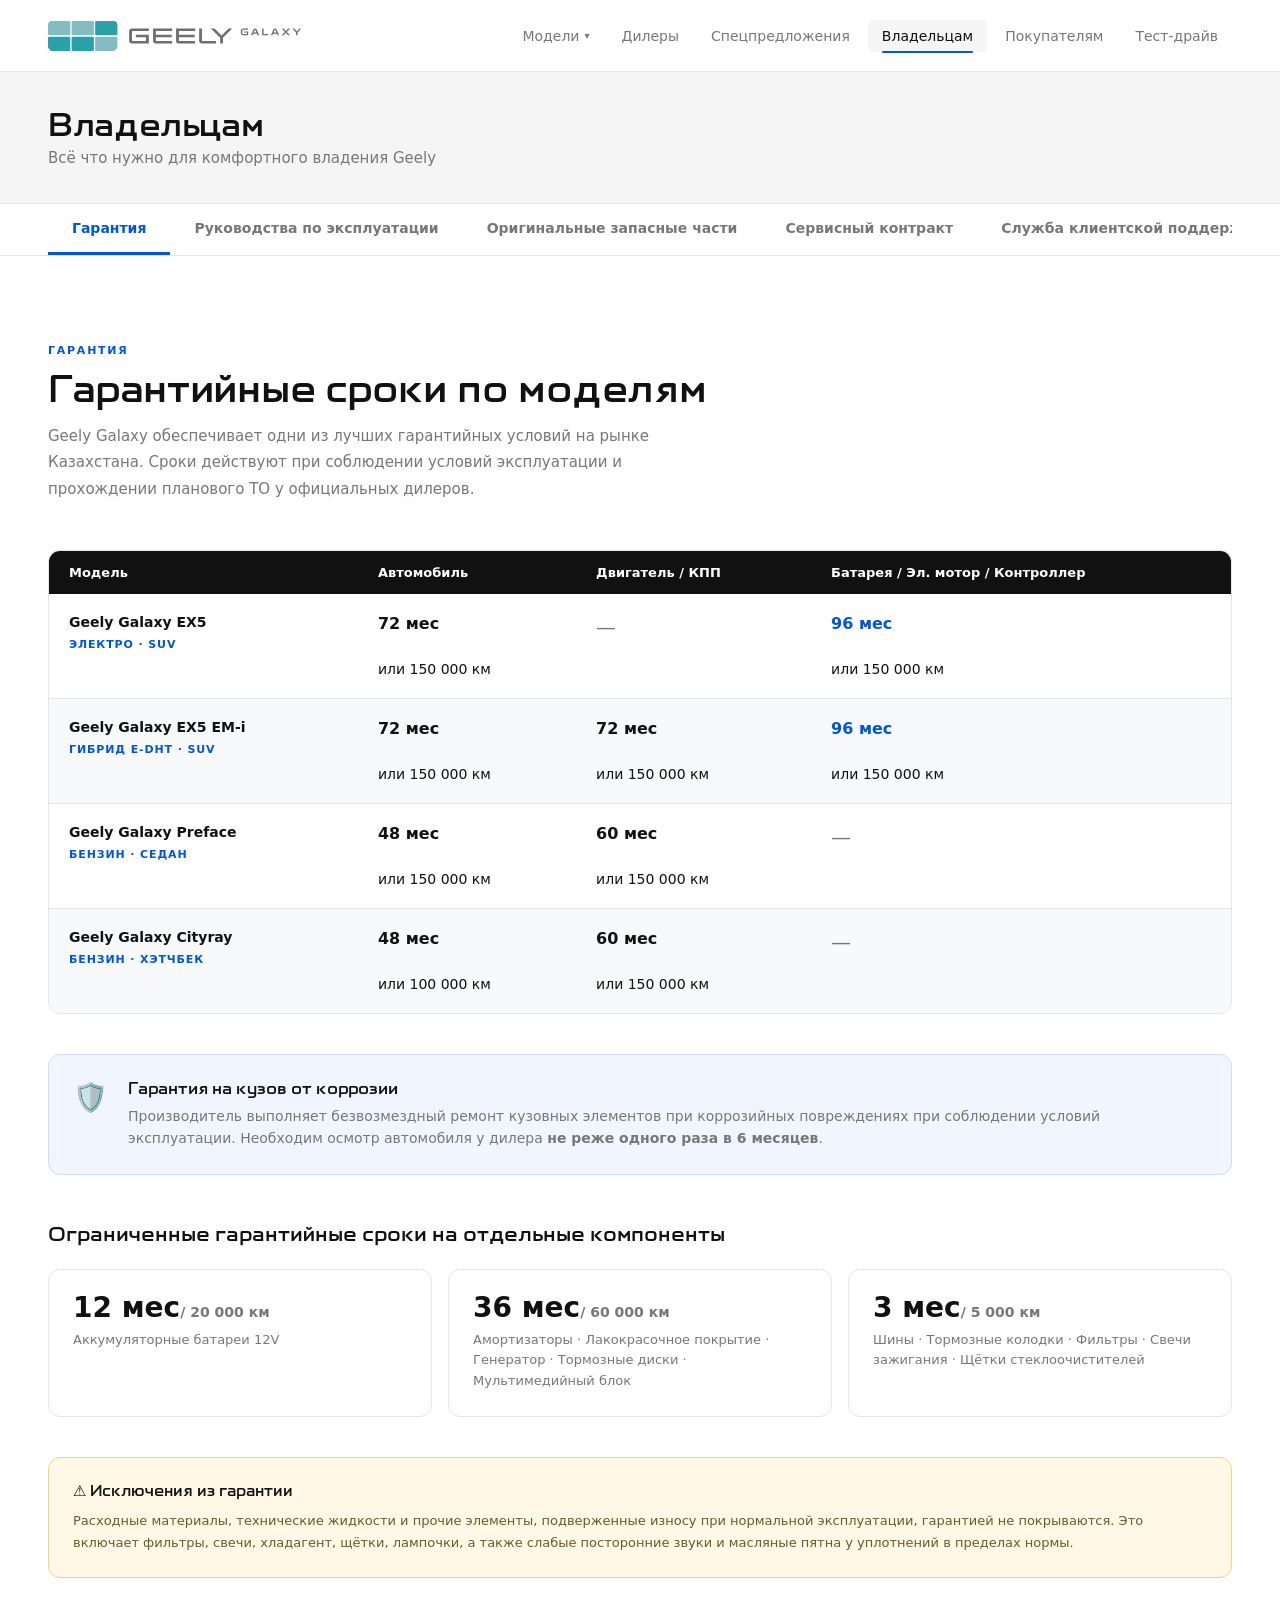
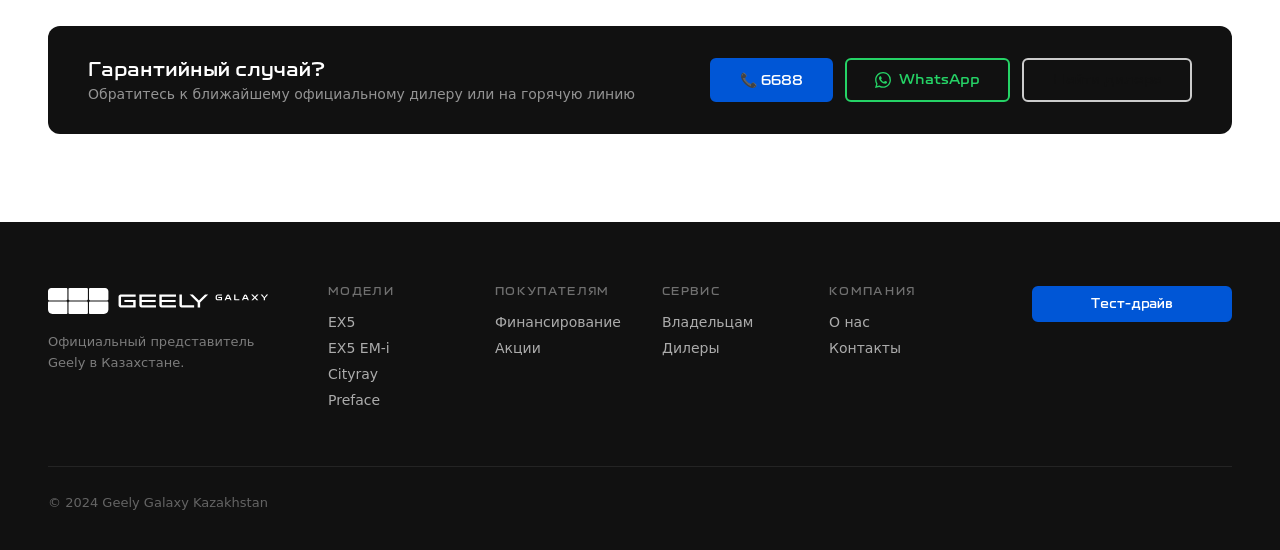
<file: owners.html>
<!DOCTYPE html>
<html lang="ru">
<head>
  <meta charset="UTF-8" />
  <meta name="viewport" content="width=device-width, initial-scale=1.0" />
  <title>Geely Galaxy — Владельцам</title>
  <link rel="stylesheet" href="style.css" />
</head>
<body class="page-body">

  <header class="header">
    <div class="container header__inner">
      <a href="index.html" class="logo"><img src="images/logo.svg" alt="Geely Galaxy" class="logo__svg" /></a>
      <nav class="nav">
        <div class="nav-item">
          <a href="index.html">Модели</a>
          <div class="nav-dropdown">
            <div class="nav-dropdown__grid">
              <a href="model-ex5.html" class="nav-dropdown__item">
                <img class="nav-dropdown__thumb" src="images/ex5_p1_0.jpg" alt="EX5" />
                <div class="nav-dropdown__info"><div class="nav-dropdown__name">Geely Galaxy EX5</div><div class="nav-dropdown__tag">Электро · SUV · от 12 990 000 ₸</div></div>
              </a>
              <a href="model-ex5-emi.html" class="nav-dropdown__item">
                <img class="nav-dropdown__thumb" src="images/emi_p1_0.jpg" alt="EX5 EM-i" />
                <div class="nav-dropdown__info"><div class="nav-dropdown__name">Geely Galaxy EX5 EM-i</div><div class="nav-dropdown__tag">Гибрид · SUV · от 13 490 000 ₸</div></div>
              </a>
              <a href="model-cityray.html" class="nav-dropdown__item">
                <img class="nav-dropdown__thumb" src="images/cityray_p1_0.jpg" alt="Cityray" />
                <div class="nav-dropdown__info"><div class="nav-dropdown__name">Geely Galaxy Cityray</div><div class="nav-dropdown__tag">Бензин · Хэтчбек · от 9 490 000 ₸</div></div>
              </a>
              <a href="model-preface.html" class="nav-dropdown__item">
                <img class="nav-dropdown__thumb" src="images/preface_p1_0.jpg" alt="Preface" />
                <div class="nav-dropdown__info"><div class="nav-dropdown__name">Geely Galaxy Preface</div><div class="nav-dropdown__tag">Бензин · Седан · от 15 990 000 ₸</div></div>
              </a>
            </div>
          </div>
        </div>
        <a href="dealers.html">Дилеры</a>
        <a href="offers.html">Спецпредложения</a>
        <a href="owners.html" class="active">Владельцам</a>
        <a href="buyers.html">Покупателям</a>
        <a href="test-drive.html">Тест-драйв</a>
      </nav>
      <button class="burger" id="burger">☰</button>
    </div>
  </header>
  <div class="mobile-menu" id="mobileMenu">
    <a href="index.html">Модели</a><a href="dealers.html">Дилеры</a>
    <a href="offers.html">Спецпредложения</a><a href="owners.html">Владельцам</a>
    <a href="buyers.html">Покупателям</a><a href="test-drive.html">Тест-драйв</a>
  </div>

  <div class="page-band">
    <div class="container">
      <h1 class="page-band__title">Владельцам</h1>
      <p class="page-band__sub">Всё что нужно для комфортного владения Geely</p>
    </div>
  </div>

  <!-- OWNERS SECTION NAV TAB BAR -->
  <div class="owners-tabs-bar">
    <div class="container">
      <div class="owners-tabs">
        <button class="owners-tab active" data-section="warranty">Гарантия</button>
        <button class="owners-tab" data-section="manuals">Руководства по эксплуатации</button>
        <button class="owners-tab" data-section="parts">Оригинальные запасные части</button>
        <button class="owners-tab" data-section="contract">Сервисный контракт</button>
        <button class="owners-tab" data-section="support">Служба клиентской поддержки</button>
      </div>
    </div>
  </div>

  <!-- ======================================================== -->
  <!-- SECTION: ГАРАНТИЯ -->
  <!-- ======================================================== -->
  <div class="owners-section active" id="section-warranty">
    <section class="section">
      <div class="container">
        <p class="section__eyebrow">Гарантия</p>
        <h2 class="section__title" style="margin-bottom:12px">Гарантийные сроки по моделям</h2>
        <p class="section__desc" style="max-width:680px;margin-bottom:48px">Geely Galaxy обеспечивает одни из лучших гарантийных условий на рынке Казахстана. Сроки действуют при соблюдении условий эксплуатации и прохождении планового ТО у официальных дилеров.</p>

        <!-- WARRANTY TABLE -->
        <div class="warranty-table-wrap">
          <table class="warranty-table">
            <thead>
              <tr>
                <th>Модель</th>
                <th>Автомобиль</th>
                <th>Двигатель / КПП</th>
                <th>Батарея / Эл. мотор / Контроллер</th>
              </tr>
            </thead>
            <tbody>
              <tr>
                <td><strong>Geely Galaxy EX5</strong><br/><span class="wt-tag">Электро · SUV</span></td>
                <td><span class="wt-val">72 мес</span><br/>или 150 000 км</td>
                <td class="wt-na">—</td>
                <td><span class="wt-val wt-val--highlight">96 мес</span><br/>или 150 000 км</td>
              </tr>
              <tr>
                <td><strong>Geely Galaxy EX5 EM-i</strong><br/><span class="wt-tag">Гибрид E-DHT · SUV</span></td>
                <td><span class="wt-val">72 мес</span><br/>или 150 000 км</td>
                <td><span class="wt-val">72 мес</span><br/>или 150 000 км</td>
                <td><span class="wt-val wt-val--highlight">96 мес</span><br/>или 150 000 км</td>
              </tr>
              <tr>
                <td><strong>Geely Galaxy Preface</strong><br/><span class="wt-tag">Бензин · Седан</span></td>
                <td><span class="wt-val">48 мес</span><br/>или 150 000 км</td>
                <td><span class="wt-val">60 мес</span><br/>или 150 000 км</td>
                <td class="wt-na">—</td>
              </tr>
              <tr>
                <td><strong>Geely Galaxy Cityray</strong><br/><span class="wt-tag">Бензин · Хэтчбек</span></td>
                <td><span class="wt-val">48 мес</span><br/>или 100 000 км</td>
                <td><span class="wt-val">60 мес</span><br/>или 150 000 км</td>
                <td class="wt-na">—</td>
              </tr>
            </tbody>
          </table>
        </div>

        <!-- КУЗОВ -->
        <div class="warranty-body-card">
          <div class="warranty-body-card__icon">🛡️</div>
          <div>
            <h4>Гарантия на кузов от коррозии</h4>
            <p>Производитель выполняет безвозмездный ремонт кузовных элементов при коррозийных повреждениях при соблюдении условий эксплуатации. Необходим осмотр автомобиля у дилера <strong>не реже одного раза в 6 месяцев</strong>.</p>
          </div>
        </div>

        <!-- ОГРАНИЧЕННЫЕ СРОКИ -->
        <h3 style="font-size:20px;font-weight:700;margin:48px 0 24px">Ограниченные гарантийные сроки на отдельные компоненты</h3>
        <div class="warranty-limited-grid">
          <div class="warranty-limited-item">
            <div class="warranty-limited-item__period">12 мес<span>/ 20 000 км</span></div>
            <div class="warranty-limited-item__parts">Аккумуляторные батареи 12V</div>
          </div>
          <div class="warranty-limited-item">
            <div class="warranty-limited-item__period">36 мес<span>/ 60 000 км</span></div>
            <div class="warranty-limited-item__parts">Амортизаторы · Лакокрасочное покрытие · Генератор · Тормозные диски · Мультимедийный блок</div>
          </div>
          <div class="warranty-limited-item">
            <div class="warranty-limited-item__period">3 мес<span>/ 5 000 км</span></div>
            <div class="warranty-limited-item__parts">Шины · Тормозные колодки · Фильтры · Свечи зажигания · Щётки стеклоочистителей</div>
          </div>
        </div>

        <!-- ИСКЛЮЧЕНИЯ -->
        <div class="warranty-exclusions">
          <h4>⚠️ Исключения из гарантии</h4>
          <p>Расходные материалы, технические жидкости и прочие элементы, подверженные износу при нормальной эксплуатации, гарантией не покрываются. Это включает фильтры, свечи, хладагент, щётки, лампочки, а также слабые посторонние звуки и масляные пятна у уплотнений в пределах нормы.</p>
        </div>

        <!-- CTA -->
        <div class="warranty-cta">
          <div>
            <h3>Гарантийный случай?</h3>
            <p>Обратитесь к ближайшему официальному дилеру или на горячую линию</p>
          </div>
          <div class="warranty-cta__actions">
            <a href="tel:6688" class="btn btn--primary">📞 6688</a>
            <a href="https://wa.me/77011706688" target="_blank" class="btn btn--outline warranty-cta__wa">
              <svg width="16" height="16" viewBox="0 0 24 24" fill="currentColor"><path d="M17.472 14.382c-.297-.149-1.758-.867-2.03-.967-.273-.099-.471-.148-.67.15-.197.297-.767.966-.94 1.164-.173.199-.347.223-.644.075-.297-.15-1.255-.463-2.39-1.475-.883-.788-1.48-1.761-1.653-2.059-.173-.297-.018-.458.13-.606.134-.133.298-.347.446-.52.149-.174.198-.298.298-.497.099-.198.05-.371-.025-.52-.075-.149-.669-1.612-.916-2.207-.242-.579-.487-.5-.669-.51-.173-.008-.371-.01-.57-.01-.198 0-.52.074-.792.372-.272.297-1.04 1.016-1.04 2.479 0 1.462 1.065 2.875 1.213 3.074.149.198 2.096 3.2 5.077 4.487.709.306 1.262.489 1.694.625.712.227 1.36.195 1.871.118.571-.085 1.758-.719 2.006-1.413.248-.694.248-1.289.173-1.413-.074-.124-.272-.198-.57-.347m-5.421 7.403h-.004a9.87 9.87 0 01-5.031-1.378l-.361-.214-3.741.982.998-3.648-.235-.374a9.86 9.86 0 01-1.51-5.26c.001-5.45 4.436-9.884 9.888-9.884 2.64 0 5.122 1.03 6.988 2.898a9.825 9.825 0 012.893 6.994c-.003 5.45-4.437 9.884-9.885 9.884m8.413-18.297A11.815 11.815 0 0012.05 0C5.495 0 .16 5.335.157 11.892c0 2.096.547 4.142 1.588 5.945L.057 24l6.305-1.654a11.882 11.882 0 005.683 1.448h.005c6.554 0 11.89-5.335 11.893-11.893a11.821 11.821 0 00-3.48-8.413z"/></svg>
              WhatsApp
            </a>
            <a href="dealers.html" class="btn btn--outline">Найти дилера</a>
          </div>
        </div>

      </div>
    </section>
  </div>

  <!-- ======================================================== -->
  <!-- SECTION: РУКОВОДСТВА -->
  <!-- ======================================================== -->
  <div class="owners-section" id="section-manuals">
    <section class="section">
      <div class="container">
        <p class="section__eyebrow">Руководства</p>
        <h2 class="section__title" style="margin-bottom:12px">Руководства по эксплуатации</h2>
        <p class="section__desc" style="max-width:640px;margin-bottom:48px">Официальные руководства по эксплуатации и технические документы для всех моделей Geely Galaxy.</p>
        <div class="manuals-grid">
          <div class="manual-card">
            <div class="manual-card__icon">📄</div>
            <div class="manual-card__body">
              <h4>Geely Galaxy EX5</h4>
              <p>Руководство по эксплуатации · PDF</p>
              <a href="dealers.html" class="btn btn--outline btn--sm" style="margin-top:12px">Запросить у дилера</a>
            </div>
          </div>
          <div class="manual-card">
            <div class="manual-card__icon">📄</div>
            <div class="manual-card__body">
              <h4>Geely Galaxy EX5 EM-i</h4>
              <p>Руководство по эксплуатации · PDF</p>
              <a href="dealers.html" class="btn btn--outline btn--sm" style="margin-top:12px">Запросить у дилера</a>
            </div>
          </div>
          <div class="manual-card">
            <div class="manual-card__icon">📄</div>
            <div class="manual-card__body">
              <h4>Geely Galaxy Cityray</h4>
              <p>Руководство по эксплуатации · PDF</p>
              <a href="dealers.html" class="btn btn--outline btn--sm" style="margin-top:12px">Запросить у дилера</a>
            </div>
          </div>
          <div class="manual-card">
            <div class="manual-card__icon">📄</div>
            <div class="manual-card__body">
              <h4>Geely Galaxy Preface</h4>
              <p>Руководство по эксплуатации · PDF</p>
              <a href="dealers.html" class="btn btn--outline btn--sm" style="margin-top:12px">Запросить у дилера</a>
            </div>
          </div>
        </div>
        <div class="owners-info-banner">
          <span>💡</span>
          <p>Для получения руководства по эксплуатации обратитесь к официальному дилеру или позвоните на горячую линию <strong>6688</strong></p>
        </div>
      </div>
    </section>
  </div>

  <!-- ======================================================== -->
  <!-- SECTION: ЗАПАСНЫЕ ЧАСТИ -->
  <!-- ======================================================== -->
  <div class="owners-section" id="section-parts">
    <section class="section">
      <div class="container">
        <p class="section__eyebrow">Запасные части</p>
        <h2 class="section__title" style="margin-bottom:12px">Оригинальные запасные части</h2>
        <p class="section__desc" style="max-width:640px;margin-bottom:48px">Используйте только оригинальные запасные части Geely, чтобы сохранить гарантию и эксплуатационные характеристики автомобиля.</p>
        <div class="owners-cards">
          <div class="owners-card">
            <div class="owners-card__icon">✅</div>
            <h3 class="owners-card__title">Гарантия на запчасти</h3>
            <p class="owners-card__desc">Все оригинальные запасные части Geely имеют гарантию 12 месяцев. Установка только у официальных дилеров сохраняет заводскую гарантию на автомобиль.</p>
          </div>
          <div class="owners-card">
            <div class="owners-card__icon">🚚</div>
            <h3 class="owners-card__title">Доступность по всему Казахстану</h3>
            <p class="owners-card__desc">Склад запасных частей представлен во всех 14 официальных дилерских центрах. Срочные запчасти доставляются в течение 1–3 рабочих дней.</p>
          </div>
          <div class="owners-card">
            <div class="owners-card__icon">🔧</div>
            <h3 class="owners-card__title">Установка у дилера</h3>
            <p class="owners-card__desc">Замена запасных частей выполняется сертифицированными специалистами Geely с использованием заводского оборудования и диагностики.</p>
          </div>
        </div>
        <div class="owners-info-banner">
          <span>📞</span>
          <p>Для заказа запасных частей обратитесь к официальному дилеру или позвоните: <strong>6688</strong></p>
        </div>
      </div>
    </section>
  </div>

  <!-- ======================================================== -->
  <!-- SECTION: СЕРВИСНЫЙ КОНТРАКТ -->
  <!-- ======================================================== -->
  <div class="owners-section" id="section-contract">
    <section class="section">
      <div class="container">
        <p class="section__eyebrow">Сервисный контракт</p>
        <h2 class="section__title" style="margin-bottom:12px">Сервисный контракт</h2>
        <p class="section__desc" style="max-width:640px;margin-bottom:48px">Заключите сервисный контракт и обслуживайте свой Geely без неожиданных расходов. Фиксированная стоимость ТО на весь срок контракта.</p>
        <div class="owners-cards">
          <div class="owners-card">
            <div class="owners-card__icon">📋</div>
            <h3 class="owners-card__title">Плановое ТО по расписанию</h3>
            <p class="owners-card__desc">Все плановые технические обслуживания включены в контракт. Вы заранее знаете дату и стоимость каждого ТО.</p>
          </div>
          <div class="owners-card">
            <div class="owners-card__icon">💰</div>
            <h3 class="owners-card__title">Фиксированная цена</h3>
            <p class="owners-card__desc">Стоимость работ и запасных частей зафиксирована на момент заключения контракта — без учёта инфляции и изменения цен.</p>
          </div>
          <div class="owners-card">
            <div class="owners-card__icon">🏆</div>
            <h3 class="owners-card__title">Сохранение гарантии</h3>
            <p class="owners-card__desc">Сервисный контракт обеспечивает соблюдение всех гарантийных условий и требований производителя.</p>
          </div>
        </div>
        <div class="owners-info-banner">
          <span>📞</span>
          <p>Для оформления сервисного контракта обратитесь к дилеру или позвоните: <strong>6688</strong></p>
        </div>
      </div>
    </section>
  </div>

  <!-- ======================================================== -->
  <!-- SECTION: ПОДДЕРЖКА -->
  <!-- ======================================================== -->
  <div class="owners-section" id="section-support">
    <section class="section">
      <div class="container">
        <p class="section__eyebrow">Поддержка</p>
        <h2 class="section__title" style="margin-bottom:12px">Служба клиентской поддержки</h2>
        <p class="section__desc" style="max-width:640px;margin-bottom:48px">Мы готовы помочь вам в любое время. Обращайтесь по любому удобному каналу.</p>
        <div class="support-grid">
          <div class="support-card">
            <div class="support-card__icon">📞</div>
            <h4>Горячая линия</h4>
            <p>Круглосуточная поддержка по всем вопросам</p>
            <a href="tel:6688" class="support-card__contact">6688</a>
          </div>
          <div class="support-card">
            <div class="support-card__icon" style="color:#25d366">
              <svg width="28" height="28" viewBox="0 0 24 24" fill="currentColor"><path d="M17.472 14.382c-.297-.149-1.758-.867-2.03-.967-.273-.099-.471-.148-.67.15-.197.297-.767.966-.94 1.164-.173.199-.347.223-.644.075-.297-.15-1.255-.463-2.39-1.475-.883-.788-1.48-1.761-1.653-2.059-.173-.297-.018-.458.13-.606.134-.133.298-.347.446-.52.149-.174.198-.298.298-.497.099-.198.05-.371-.025-.52-.075-.149-.669-1.612-.916-2.207-.242-.579-.487-.5-.669-.51-.173-.008-.371-.01-.57-.01-.198 0-.52.074-.792.372-.272.297-1.04 1.016-1.04 2.479 0 1.462 1.065 2.875 1.213 3.074.149.198 2.096 3.2 5.077 4.487.709.306 1.262.489 1.694.625.712.227 1.36.195 1.871.118.571-.085 1.758-.719 2.006-1.413.248-.694.248-1.289.173-1.413-.074-.124-.272-.198-.57-.347m-5.421 7.403h-.004a9.87 9.87 0 01-5.031-1.378l-.361-.214-3.741.982.998-3.648-.235-.374a9.86 9.86 0 01-1.51-5.26c.001-5.45 4.436-9.884 9.888-9.884 2.64 0 5.122 1.03 6.988 2.898a9.825 9.825 0 012.893 6.994c-.003 5.45-4.437 9.884-9.885 9.884m8.413-18.297A11.815 11.815 0 0012.05 0C5.495 0 .16 5.335.157 11.892c0 2.096.547 4.142 1.588 5.945L.057 24l6.305-1.654a11.882 11.882 0 005.683 1.448h.005c6.554 0 11.89-5.335 11.893-11.893a11.821 11.821 0 00-3.48-8.413z"/></svg>
            </div>
            <h4>WhatsApp</h4>
            <p>Напишите нам в мессенджере</p>
            <a href="https://wa.me/77011706688" target="_blank" class="support-card__contact" style="color:#25d366">+7 701 170 66 88</a>
          </div>
          <div class="support-card">
            <div class="support-card__icon">✉️</div>
            <h4>Email</h4>
            <p>Напишите на электронную почту</p>
            <a href="mailto:geely-galaxy@allur.kz" class="support-card__contact">geely-galaxy@allur.kz</a>
          </div>
          <div class="support-card">
            <div class="support-card__icon">📍</div>
            <h4>Ближайший дилер</h4>
            <p>14 дилерских центров по всему Казахстану</p>
            <a href="dealers.html" class="support-card__contact">Найти дилера →</a>
          </div>
        </div>
      </div>
    </section>
  </div>

  <!-- FOOTER -->
  <footer class="footer">
    <div class="container">
      <div class="footer__grid">
        <div class="footer__brand"><a href="index.html" class="logo"><img src="images/logo.svg" alt="Geely Galaxy" class="logo__svg" /></a><p>Официальный представитель Geely в Казахстане.</p></div>
        <div class="footer__links">
          <div class="footer__col"><h4>Модели</h4><a href="model-ex5.html">EX5</a><a href="model-ex5-emi.html">EX5 EM-i</a><a href="model-cityray.html">Cityray</a><a href="model-preface.html">Preface</a></div>
          <div class="footer__col"><h4>Покупателям</h4><a href="buyers.html">Финансирование</a><a href="offers.html">Акции</a></div>
          <div class="footer__col"><h4>Сервис</h4><a href="owners.html">Владельцам</a><a href="dealers.html">Дилеры</a></div>
          <div class="footer__col"><h4>Компания</h4><a href="#">О нас</a><a href="#">Контакты</a></div>
        </div>
        <div class="footer__cta"><a href="test-drive.html" class="btn btn--primary btn--sm">Тест-драйв</a></div>
      </div>
      <div class="footer__bottom"><span>© 2024 Geely Galaxy Kazakhstan</span></div>
    </div>
  </footer>

  <script src="main.js"></script>
  <script>
    const tabs = document.querySelectorAll('.owners-tab');
    const sections = document.querySelectorAll('.owners-section');
    tabs.forEach(tab => {
      tab.addEventListener('click', () => {
        tabs.forEach(t => t.classList.remove('active'));
        sections.forEach(s => s.classList.remove('active'));
        tab.classList.add('active');
        document.getElementById('section-' + tab.dataset.section).classList.add('active');
        window.scrollTo({ top: document.querySelector('.owners-tabs-bar').offsetTop - 80, behavior: 'smooth' });
      });
    });
  </script>
</body>
</html>
</file>
<file: style.css>
/* ============================================================
   GEELY GALAXY — GLOBAL STYLES
   ============================================================ */

@font-face {
  font-family: 'GeelyGalaxy';
  src: url('fonts/GeelyGalaxyBold.otf') format('opentype'),
       url('fonts/GeelyBold.ttf') format('truetype');
  font-weight: 700;
  font-style: normal;
  font-display: swap;
}

*, *::before, *::after { box-sizing: border-box; margin: 0; padding: 0; }

:root {
  --clr-bg:        #ffffff;
  --clr-surface:   #f5f5f5;
  --clr-dark:      #111111;
  --clr-dark2:     #1a1a1a;
  --clr-accent:    #0056D6;
  --clr-accent2:   #0044b0;
  --clr-text:      #111111;
  --clr-muted:     #777777;
  --clr-border:    #e5e5e5;
  --font:          'GeelyGalaxy', 'Segoe UI', system-ui, -apple-system, sans-serif;
  --font-body:     'Segoe UI', system-ui, -apple-system, sans-serif;
  --radius:        12px;
  --transition:    0.28s ease;
  --header-h:      72px;
}

html { scroll-behavior: smooth; font-size: 16px; }
body {
  font-family: var(--font-body);
  background: var(--clr-bg);
  color: var(--clr-text);
  overflow-x: hidden;
}
h1, h2, h3, h4,
.hero__title, .hero__subtitle,
.model-hero__title, .section__title,
.model-trim__name, .page-band__title,
.form-card__title, .owners-card__title,
.model-card__name, .offer-card__title {
  font-family: 'GeelyGalaxy', 'Segoe UI', system-ui, sans-serif;
}
img { display: block; max-width: 100%; }
a { text-decoration: none; color: inherit; }

/* ============================================================
   CONTAINER
   ============================================================ */
.container {
  max-width: 1280px;
  margin: 0 auto;
  padding: 0 48px;
}

/* ============================================================
   BUTTONS
   ============================================================ */
.btn {
  display: inline-flex;
  align-items: center;
  justify-content: center;
  gap: 8px;
  padding: 12px 28px;
  border-radius: 6px;
  font-size: 14px;
  font-weight: 600;
  cursor: pointer;
  transition: var(--transition);
  border: 2px solid transparent;
  white-space: nowrap;
  font-family: var(--font);
}
.btn--primary {
  background: var(--clr-accent);
  color: #fff;
  border-color: var(--clr-accent);
}
.btn--primary:hover { background: var(--clr-accent2); border-color: var(--clr-accent2); }
.btn--outline {
  background: transparent;
  color: var(--clr-text);
  border-color: #ccc;
}
.btn--outline:hover { border-color: var(--clr-accent); color: var(--clr-accent); }
.btn--dark {
  background: var(--clr-dark);
  color: #fff;
  border-color: var(--clr-dark);
}
.btn--dark:hover { background: #333; }
.btn--full { width: 100%; }
.btn--sm { padding: 9px 20px; font-size: 13px; }

/* ============================================================
   HEADER
   ============================================================ */
.header {
  position: fixed;
  top: 0; left: 0; right: 0;
  z-index: 200;
  background: #fff;
  border-bottom: 1px solid var(--clr-border);
  height: var(--header-h);
}
.header__inner {
  display: flex;
  align-items: center;
  justify-content: space-between;
  height: 100%;
}

/* Logo */
.logo {
  display: flex;
  align-items: center;
  text-decoration: none;
  flex-shrink: 0;
}
.logo__svg {
  height: 30px;
  width: auto;
  display: block;
}
.logo--footer .logo__svg {
  filter: brightness(0) invert(1);
}

/* Nav */
.nav {
  display: flex;
  gap: 4px;
}
.nav a {
  font-size: 14px;
  font-weight: 500;
  color: var(--clr-muted);
  padding: 8px 14px;
  border-radius: 6px;
  transition: var(--transition);
  position: relative;
}
.nav a:hover,
.nav a.active {
  color: var(--clr-text);
  background: var(--clr-surface);
}
.nav a.active::after {
  content: '';
  position: absolute;
  bottom: -1px;
  left: 14px; right: 14px;
  height: 2px;
  background: var(--clr-accent);
  border-radius: 2px;
}

/* Nav dropdown */
.nav-item {
  position: relative;
}
.nav-item > a {
  display: flex;
  align-items: center;
  gap: 5px;
}
.nav-item > a::after {
  content: '▾';
  font-size: 10px;
  color: var(--clr-muted);
  transition: var(--transition);
}
.nav-item:hover > a::after { transform: rotate(180deg); }

/* Invisible bridge — prevents gap between link and dropdown */
.nav-item::after {
  content: '';
  position: absolute;
  top: 100%;
  left: -20px; right: -20px;
  height: 16px;
}

.nav-dropdown {
  display: none;
  position: fixed;
  top: var(--header-h);
  left: 0; right: 0;
  background: #fff;
  border-bottom: 1px solid var(--clr-border);
  box-shadow: 0 16px 48px rgba(0,0,0,0.1);
  padding: 24px 0;
  z-index: 300;
}
.nav-item:hover .nav-dropdown { display: block; }

/* Horizontal 4-column grid */
.nav-dropdown__grid {
  max-width: 1280px;
  margin: 0 auto;
  padding: 0 48px;
  display: grid;
  grid-template-columns: repeat(4, 1fr);
  gap: 12px;
}

.nav-dropdown__item {
  display: flex;
  flex-direction: column;
  gap: 12px;
  padding: 16px;
  border-radius: 10px;
  border: 1px solid var(--clr-border);
  transition: var(--transition);
  cursor: pointer;
  text-decoration: none;
  color: var(--clr-text);
}
.nav-dropdown__item:hover {
  background: var(--clr-surface);
  border-color: var(--clr-accent);
}
.nav-dropdown__thumb {
  width: 100%; height: 120px;
  border-radius: 6px;
  object-fit: cover;
  background: var(--clr-surface);
}
.nav-dropdown__info { }
.nav-dropdown__name {
  font-size: 14px;
  font-weight: 700;
  line-height: 1.3;
  margin-bottom: 4px;
}
.nav-dropdown__tag {
  font-size: 12px;
  color: var(--clr-muted);
  margin-top: 2px;
}

/* Burger */
.burger {
  display: none;
  background: none;
  border: none;
  font-size: 22px;
  cursor: pointer;
  padding: 8px;
}

/* Mobile menu */
.mobile-menu {
  display: none;
  position: fixed;
  top: var(--header-h);
  left: 0; right: 0;
  background: #fff;
  border-bottom: 1px solid var(--clr-border);
  z-index: 199;
  padding: 16px 24px;
  flex-direction: column;
  gap: 4px;
}
.mobile-menu.open { display: flex; }
.mobile-menu a {
  font-size: 15px;
  font-weight: 500;
  padding: 12px 16px;
  border-radius: 8px;
  color: var(--clr-text);
}
.mobile-menu a:hover { background: var(--clr-surface); }

/* Page offset */
.page-body { padding-top: var(--header-h); }

/* ============================================================
   HERO (dark)
   ============================================================ */
.hero {
  position: relative;
  height: calc(100vh - var(--header-h));
  min-height: 560px;
  overflow: hidden;
}
.hero__bg {
  position: absolute;
  inset: 0;
}
.hero__bg img {
  width: 100%; height: 100%;
  object-fit: cover;
}
.hero__bg::after {
  content: '';
  position: absolute;
  inset: 0;
  background: linear-gradient(
    105deg,
    rgba(0,0,0,0.75) 0%,
    rgba(0,0,0,0.35) 55%,
    transparent 100%
  );
}
.hero__content {
  position: relative;
  z-index: 1;
  height: 100%;
  display: flex;
  flex-direction: column;
  justify-content: center;
  max-width: 560px;
  padding-top: 0;
}
.hero__label {
  font-size: 12px;
  font-weight: 700;
  letter-spacing: 0.16em;
  text-transform: uppercase;
  color: var(--clr-accent);
  margin-bottom: 14px;
}
.hero__title {
  font-size: clamp(44px, 6vw, 88px);
  font-weight: 800;
  letter-spacing: -0.02em;
  line-height: 1;
  color: #fff;
  margin-bottom: 20px;
}
.hero__subtitle {
  font-size: 17px;
  color: rgba(255,255,255,0.65);
  line-height: 1.7;
  margin-bottom: 36px;
}
.hero__actions { display: flex; gap: 14px; flex-wrap: wrap; }

/* ============================================================
   PAGE TITLE BAND
   ============================================================ */
.page-band {
  background: var(--clr-surface);
  border-bottom: 1px solid var(--clr-border);
  padding: 36px 0;
}
.page-band__title {
  font-size: 32px;
  font-weight: 800;
  letter-spacing: -0.01em;
}
.page-band__sub {
  font-size: 15px;
  color: var(--clr-muted);
  margin-top: 6px;
}

/* ============================================================
   SECTIONS
   ============================================================ */
.section { padding: 88px 0; }
.section--gray { background: var(--clr-surface); }
.section--dark { background: var(--clr-dark); color: #fff; }

.section__eyebrow {
  font-size: 11px;
  font-weight: 700;
  letter-spacing: 0.16em;
  text-transform: uppercase;
  color: var(--clr-accent);
  margin-bottom: 10px;
}
.section__title {
  font-size: clamp(26px, 3vw, 40px);
  font-weight: 800;
  line-height: 1.15;
  letter-spacing: -0.01em;
  margin-bottom: 16px;
}
.section__desc {
  font-size: 15px;
  line-height: 1.75;
  color: var(--clr-muted);
  margin-bottom: 28px;
  max-width: 480px;
}
.section--dark .section__desc { color: rgba(255,255,255,0.6); }
.section--dark .section__title { color: #fff; }

.section__split {
  display: grid;
  grid-template-columns: 1fr 1fr;
  gap: 72px;
  align-items: center;
}
.section__split--rev { direction: rtl; }
.section__split--rev > * { direction: ltr; }

/* ============================================================
   MODELS GRID (index page)
   ============================================================ */
.models-grid {
  display: grid;
  grid-template-columns: repeat(2, 1fr);
  gap: 28px;
}
.model-card {
  border: 1px solid var(--clr-border);
  border-radius: var(--radius);
  overflow: hidden;
  transition: var(--transition);
  background: #fff;
}
.model-card:hover {
  box-shadow: 0 12px 40px rgba(0,0,0,0.1);
  transform: translateY(-4px);
}
.model-card__img {
  width: 100%;
  height: 280px;
  object-fit: cover;
  object-position: center;
  background: var(--clr-surface);
}
.model-card__body { padding: 24px; }
.model-card__tag {
  font-size: 11px;
  font-weight: 700;
  letter-spacing: 0.12em;
  text-transform: uppercase;
  color: var(--clr-accent);
  margin-bottom: 8px;
}
.model-card__name {
  font-size: 22px;
  font-weight: 800;
  margin-bottom: 6px;
}
.model-card__desc {
  font-size: 13px;
  color: var(--clr-muted);
  margin-bottom: 8px;
  line-height: 1.5;
}
.model-card__price {
  font-size: 14px;
  color: var(--clr-muted);
  margin-bottom: 20px;
}
.model-card__actions { display: flex; gap: 10px; }
.model-card--link {
  display: block;
  text-decoration: none;
  color: inherit;
  cursor: pointer;
}

/* ============================================================
   SPECS STRIP
   ============================================================ */
.specs-strip {
  background: var(--clr-dark);
  color: #fff;
  padding: 48px 0;
}
.specs-strip__grid {
  display: grid;
  grid-template-columns: repeat(4, 1fr);
  gap: 24px;
  text-align: center;
}
.spec-cell { border-right: 1px solid rgba(255,255,255,0.1); padding: 0 20px; }
.spec-cell:last-child { border-right: none; }
.spec-cell__val {
  font-size: 44px;
  font-weight: 800;
  color: var(--clr-accent);
  line-height: 1;
}
.spec-cell__unit {
  font-size: 18px;
  font-weight: 600;
  color: rgba(255,255,255,0.4);
}
.spec-cell__label {
  font-size: 12px;
  color: rgba(255,255,255,0.5);
  margin-top: 8px;
  letter-spacing: 0.04em;
}

/* ============================================================
   DEALERS PAGE
   ============================================================ */
.dealers-layout {
  display: grid;
  grid-template-columns: 360px 1fr;
  min-height: calc(100vh - var(--header-h) - 100px);
  gap: 0;
  border: 1px solid var(--clr-border);
  border-radius: var(--radius);
  overflow: hidden;
}
.dealers-list {
  border-right: 1px solid var(--clr-border);
  overflow-y: auto;
  max-height: 680px;
}
.dealers-list__search {
  padding: 16px;
  border-bottom: 1px solid var(--clr-border);
  position: sticky; top: 0;
  background: #fff;
  z-index: 1;
}
.dealers-list__search input {
  width: 100%;
  padding: 10px 14px;
  border: 1px solid var(--clr-border);
  border-radius: 8px;
  font-size: 14px;
  outline: none;
  font-family: var(--font);
}
.dealers-list__search input:focus { border-color: var(--clr-accent); }
.dealer-item {
  padding: 20px 20px;
  border-bottom: 1px solid var(--clr-border);
  cursor: pointer;
  transition: var(--transition);
}
.dealer-item:hover,
.dealer-item.active { background: #f0f5ff; }
.dealer-item__name {
  font-size: 15px;
  font-weight: 700;
  margin-bottom: 4px;
}
.dealer-item__addr {
  font-size: 13px;
  color: var(--clr-muted);
  margin-bottom: 8px;
  line-height: 1.5;
}
.dealer-item__rating {
  display: flex;
  align-items: center;
  gap: 6px;
  font-size: 13px;
}
.dealer-item__stars { color: #f5a623; }
.dealer-item__badges {
  display: flex;
  gap: 6px;
  margin-top: 8px;
  flex-wrap: wrap;
}
.badge {
  font-size: 11px;
  font-weight: 600;
  padding: 3px 9px;
  border-radius: 20px;
  background: #e8f0ff;
  color: var(--clr-accent);
}
.badge--green { background: #e6f7ef; color: #1a7a4a; }
.dealer-item__wa {
  display: inline-flex;
  align-items: center;
  gap: 6px;
  margin-top: 12px;
  font-size: 13px;
  font-weight: 600;
  color: #25d366;
  border: 1px solid #25d366;
  padding: 6px 14px;
  border-radius: 20px;
  transition: var(--transition);
}
.dealer-item__wa:hover { background: #25d366; color: #fff; }

/* Hotline bar */
.dealers-hotline {
  background: var(--clr-dark);
  color: #fff;
  padding: 14px 0;
}
.dealers-hotline__inner {
  display: flex;
  align-items: center;
  gap: 40px;
  flex-wrap: wrap;
}
.dealers-hotline__item {
  display: flex;
  align-items: center;
  gap: 10px;
  font-size: 14px;
  color: rgba(255,255,255,0.8);
}
.dealers-hotline__item strong { color: #fff; }
.dealers-hotline__item svg { opacity: 0.7; flex-shrink: 0; }

/* City filter buttons */
.dealer-filters {
  display: flex;
  gap: 8px;
  flex-wrap: wrap;
  margin-bottom: 20px;
}
.dealer-filter {
  padding: 7px 16px;
  border: 1px solid var(--clr-border);
  border-radius: 20px;
  background: #fff;
  font-size: 13px;
  font-weight: 600;
  cursor: pointer;
  font-family: var(--font-body);
  color: var(--clr-text);
  transition: var(--transition);
}
.dealer-filter:hover { border-color: var(--clr-accent); color: var(--clr-accent); }
.dealer-filter.active { background: var(--clr-accent); color: #fff; border-color: var(--clr-accent); }

/* Dealer card extras */
.dealer-item__city {
  font-size: 10px;
  font-weight: 700;
  letter-spacing: 0.1em;
  text-transform: uppercase;
  color: var(--clr-accent);
  margin-bottom: 4px;
}
.dealer-item__hours {
  display: flex;
  flex-direction: column;
  gap: 2px;
  font-size: 12px;
  color: var(--clr-muted);
  margin-bottom: 8px;
}
.dealer-item__contacts {
  display: flex;
  flex-direction: column;
  gap: 4px;
  margin-top: 10px;
}
.dealer-item__phone {
  font-size: 13px;
  font-weight: 600;
  color: var(--clr-accent);
  text-decoration: none;
}
.dealer-item__phone:hover { text-decoration: underline; }

.dealers-map {
  background: #e8e8e8;
  min-height: 580px;
  position: relative;
  display: flex;
  flex-direction: column;
}
.dealers-map iframe,
.dealers-map #dealerMap {
  width: 100%;
  flex: 1;
  min-height: 540px;
  border: none;
}
.dealers-map__hint {
  padding: 10px 16px;
  font-size: 12px;
  color: var(--clr-muted);
  text-align: center;
  background: #f9f9f9;
  border-top: 1px solid var(--clr-border);
}

/* Custom Leaflet cyan pin */
.dealer-pin {
  background: transparent !important;
  border: none !important;
  width: 30px !important;
  height: 42px !important;
}
.dealer-pin svg {
  width: 30px;
  height: 42px;
  display: block;
  filter: drop-shadow(0 3px 6px rgba(0,0,0,0.35));
  transition: transform 0.18s;
}
.dealer-pin:hover svg { transform: scale(1.18) translateY(-2px); }
.leaflet-marker-icon.dealer-pin.active svg {
  transform: scale(1.25) translateY(-3px);
}
.leaflet-popup-content-wrapper { border-radius: 10px; padding: 4px 6px; }
.leaflet-popup-content { margin: 12px 14px; }

/* ============================================================
   NEWS SECTION (index page)
   ============================================================ */
.news-grid {
  display: grid;
  grid-template-columns: repeat(3, 1fr);
  gap: 24px;
}
.news-card {
  border: 1px solid var(--clr-border);
  border-radius: var(--radius);
  overflow: hidden;
  background: #fff;
  transition: var(--transition);
  display: flex;
  flex-direction: column;
}
.news-card:hover {
  box-shadow: 0 8px 32px rgba(0,0,0,0.09);
  transform: translateY(-3px);
}
.news-card__img {
  width: 100%;
  height: 190px;
  object-fit: cover;
  background: var(--clr-surface);
}
.news-card__img--placeholder {
  width: 100%;
  height: 190px;
  background: linear-gradient(135deg, #0056D6 0%, #1a1a1a 100%);
  display: flex;
  align-items: center;
  justify-content: center;
  color: rgba(255,255,255,0.25);
  font-size: 40px;
}
.news-card__body {
  padding: 20px 22px 22px;
  flex: 1;
  display: flex;
  flex-direction: column;
}
.news-card__date {
  font-size: 11px;
  font-weight: 700;
  letter-spacing: 0.1em;
  text-transform: uppercase;
  color: var(--clr-accent);
  margin-bottom: 8px;
}
.news-card__title {
  font-size: 15px;
  font-weight: 700;
  line-height: 1.45;
  color: var(--clr-text);
  flex: 1;
}
.news-card__link {
  margin-top: 14px;
  font-size: 13px;
  font-weight: 600;
  color: var(--clr-accent);
  display: inline-flex;
  align-items: center;
  gap: 4px;
}
.news-card__link:hover { text-decoration: underline; }

/* ============================================================
   ABOUT ALLUR SECTION (index page)
   ============================================================ */
.allur-section {
  background: var(--clr-dark);
  color: #fff;
  padding: 96px 0;
}
.allur-inner {
  display: grid;
  grid-template-columns: 1fr 1fr;
  gap: 80px;
  align-items: center;
}
.allur-text__eyebrow {
  font-size: 11px;
  font-weight: 700;
  letter-spacing: 0.14em;
  text-transform: uppercase;
  color: var(--clr-accent);
  margin-bottom: 16px;
}
.allur-text__title {
  font-size: 42px;
  font-weight: 800;
  line-height: 1.15;
  margin-bottom: 20px;
  color: #fff;
}
.allur-text__desc {
  font-size: 15px;
  color: rgba(255,255,255,0.6);
  line-height: 1.7;
  margin-bottom: 32px;
}
.allur-brands {
  display: flex;
  flex-wrap: wrap;
  gap: 8px;
}
.allur-brand-tag {
  padding: 5px 14px;
  border: 1px solid rgba(255,255,255,0.18);
  border-radius: 20px;
  font-size: 12px;
  font-weight: 600;
  color: rgba(255,255,255,0.75);
}
.allur-stats {
  display: grid;
  grid-template-columns: 1fr 1fr;
  gap: 2px;
}
.allur-stat {
  background: rgba(255,255,255,0.04);
  border: 1px solid rgba(255,255,255,0.08);
  padding: 32px 28px;
}
.allur-stat:first-child { border-radius: 12px 0 0 0; }
.allur-stat:nth-child(2) { border-radius: 0 12px 0 0; }
.allur-stat:nth-child(3) { border-radius: 0 0 0 12px; }
.allur-stat:last-child { border-radius: 0 0 12px 0; }
.allur-stat__val {
  font-size: 48px;
  font-weight: 900;
  color: #fff;
  line-height: 1;
  margin-bottom: 6px;
}
.allur-stat__label {
  font-size: 13px;
  color: rgba(255,255,255,0.5);
  line-height: 1.4;
}

/* ============================================================
   OFFERS PAGE
   ============================================================ */
.offers-grid {
  display: grid;
  grid-template-columns: repeat(3, 1fr);
  gap: 24px;
}
.offer-card {
  border: 1px solid var(--clr-border);
  border-radius: var(--radius);
  overflow: hidden;
  background: #fff;
  transition: var(--transition);
}
.offer-card:hover {
  box-shadow: 0 10px 32px rgba(0,0,0,0.08);
  transform: translateY(-3px);
}
.offer-card__img-wrap { position: relative; }
.offer-card__img {
  width: 100%; height: 220px;
  object-fit: cover;
  display: block;
}
.offer-card__badge {
  position: absolute;
  top: 12px; left: 12px;
  background: #e03c3c;
  color: #fff;
  font-size: 11px;
  font-weight: 700;
  padding: 4px 10px;
  border-radius: 20px;
  letter-spacing: 0.04em;
}
.offer-card__body { padding: 24px; }
.offer-card__label {
  font-size: 11px;
  font-weight: 700;
  letter-spacing: 0.12em;
  text-transform: uppercase;
  color: var(--clr-accent);
  margin-bottom: 6px;
}
.offer-card__title {
  font-size: 20px;
  font-weight: 700;
  margin-bottom: 10px;
  line-height: 1.3;
}
.offer-card__desc {
  font-size: 13px;
  color: var(--clr-muted);
  margin-bottom: 20px;
  line-height: 1.6;
}
.offer-card__prices { margin-bottom: 20px; }
.offer-card__price-old {
  font-size: 13px;
  color: var(--clr-muted);
  text-decoration: line-through;
  margin-bottom: 4px;
}
.offer-card__price-new {
  font-size: 24px;
  font-weight: 900;
  color: var(--clr-accent);
  margin-bottom: 4px;
}
.offer-card__economy {
  display: inline-block;
  font-size: 12px;
  font-weight: 700;
  color: #1a7a4a;
  background: #e6f7ef;
  padding: 3px 10px;
  border-radius: 20px;
}
.offer-card__btns { display: flex; gap: 10px; }
.offer-card__expire {
  font-size: 12px;
  color: #e03c3c;
  margin-bottom: 16px;
}

/* Offers CTA banner */
.offers-cta-banner {
  display: flex;
  align-items: center;
  justify-content: space-between;
  gap: 24px;
  padding: 40px 48px;
  background: var(--clr-dark);
  border-radius: var(--radius);
  margin-top: 48px;
  flex-wrap: wrap;
}
.offers-cta-banner h3 { font-size: 22px; font-weight: 700; color: #fff; margin-bottom: 8px; }
.offers-cta-banner p { font-size: 14px; color: rgba(255,255,255,0.55); max-width: 480px; }
.offers-cta-banner__actions { display: flex; gap: 12px; flex-wrap: wrap; }

/* ============================================================
   OWNERS PAGE
   ============================================================ */
.owners-cards {
  display: grid;
  grid-template-columns: repeat(3, 1fr);
  gap: 24px;
}
.owners-card {
  padding: 32px;
  border: 1px solid var(--clr-border);
  border-radius: var(--radius);
  transition: var(--transition);
}
.owners-card:hover {
  box-shadow: 0 8px 28px rgba(0,0,0,0.07);
  border-color: var(--clr-accent);
}
.owners-card__icon {
  width: 52px; height: 52px;
  border-radius: 12px;
  background: #e8f0ff;
  display: flex;
  align-items: center;
  justify-content: center;
  font-size: 24px;
  margin-bottom: 20px;
}
.owners-card__title {
  font-size: 18px;
  font-weight: 700;
  margin-bottom: 10px;
}
.owners-card__desc {
  font-size: 14px;
  color: var(--clr-muted);
  line-height: 1.65;
  margin-bottom: 20px;
}

/* Owners tabs bar */
.owners-tabs-bar {
  background: #fff;
  border-bottom: 1px solid var(--clr-border);
  position: sticky;
  top: var(--header-h);
  z-index: 90;
}
.owners-tabs {
  display: flex;
  gap: 0;
  overflow-x: auto;
  scrollbar-width: none;
}
.owners-tabs::-webkit-scrollbar { display: none; }
.owners-tab {
  padding: 16px 24px;
  background: none;
  border: none;
  border-bottom: 3px solid transparent;
  font-size: 14px;
  font-weight: 600;
  color: var(--clr-muted);
  cursor: pointer;
  white-space: nowrap;
  font-family: var(--font-body);
  transition: var(--transition);
}
.owners-tab:hover { color: var(--clr-text); }
.owners-tab.active { color: var(--clr-accent); border-bottom-color: var(--clr-accent); }

/* Owners sections toggle */
.owners-section { display: none; }
.owners-section.active { display: block; }

/* Warranty table */
.warranty-table-wrap {
  overflow-x: auto;
  margin-bottom: 40px;
  border-radius: var(--radius);
  border: 1px solid var(--clr-border);
}
.warranty-table {
  width: 100%;
  border-collapse: collapse;
  font-size: 14px;
}
.warranty-table th {
  background: var(--clr-dark);
  color: #fff;
  padding: 14px 20px;
  text-align: left;
  font-size: 13px;
  font-weight: 600;
}
.warranty-table td {
  padding: 18px 20px;
  border-bottom: 1px solid var(--clr-border);
  vertical-align: top;
  line-height: 1.5;
}
.warranty-table tr:last-child td { border-bottom: none; }
.warranty-table tr:nth-child(even) td { background: #f8f9fb; }
.wt-tag {
  font-size: 11px;
  font-weight: 700;
  text-transform: uppercase;
  letter-spacing: 0.08em;
  color: var(--clr-accent);
}
.wt-val {
  font-size: 16px;
  font-weight: 800;
  color: var(--clr-dark);
  display: block;
  margin-bottom: 2px;
}
.wt-val--highlight { color: var(--clr-accent); }
.wt-na { color: var(--clr-muted); font-size: 20px; }

/* Warranty body card */
.warranty-body-card {
  display: flex;
  gap: 20px;
  padding: 24px;
  background: #f0f5ff;
  border-radius: var(--radius);
  border: 1px solid #ccdcff;
  margin-bottom: 0;
}
.warranty-body-card__icon { font-size: 28px; flex-shrink: 0; margin-top: 2px; }
.warranty-body-card h4 { font-size: 16px; font-weight: 700; margin-bottom: 8px; }
.warranty-body-card p { font-size: 14px; color: var(--clr-muted); line-height: 1.6; }

/* Limited warranty grid */
.warranty-limited-grid {
  display: grid;
  grid-template-columns: repeat(3, 1fr);
  gap: 16px;
  margin-bottom: 40px;
}
.warranty-limited-item {
  padding: 24px;
  border: 1px solid var(--clr-border);
  border-radius: var(--radius);
  background: #fff;
}
.warranty-limited-item__period {
  font-size: 28px;
  font-weight: 900;
  color: var(--clr-dark);
  margin-bottom: 8px;
  line-height: 1;
}
.warranty-limited-item__period span {
  font-size: 14px;
  font-weight: 600;
  color: var(--clr-muted);
}
.warranty-limited-item__parts {
  font-size: 13px;
  color: var(--clr-muted);
  line-height: 1.6;
}

/* Warranty exclusions */
.warranty-exclusions {
  padding: 24px;
  background: #fff8e6;
  border: 1px solid #f5d67a;
  border-radius: var(--radius);
  margin-bottom: 48px;
}
.warranty-exclusions h4 { font-size: 15px; font-weight: 700; margin-bottom: 10px; }
.warranty-exclusions p { font-size: 13px; color: #6b5a2a; line-height: 1.65; }

/* Warranty CTA */
.warranty-cta {
  display: flex;
  align-items: center;
  justify-content: space-between;
  gap: 24px;
  padding: 32px 40px;
  background: var(--clr-dark);
  border-radius: var(--radius);
  flex-wrap: wrap;
}
.warranty-cta h3 { font-size: 20px; font-weight: 700; color: #fff; margin-bottom: 6px; }
.warranty-cta p { font-size: 14px; color: rgba(255,255,255,0.55); }
.warranty-cta__actions { display: flex; gap: 12px; flex-wrap: wrap; }
.warranty-cta__wa {
  display: inline-flex; align-items: center; gap: 8px;
  color: #25d366 !important; border-color: #25d366 !important;
}
.warranty-cta__wa:hover { background: #25d366; color: #fff !important; }

/* Manuals grid */
.manuals-grid {
  display: grid;
  grid-template-columns: repeat(4, 1fr);
  gap: 16px;
  margin-bottom: 32px;
}
.manual-card {
  padding: 24px;
  border: 1px solid var(--clr-border);
  border-radius: var(--radius);
  display: flex;
  gap: 16px;
  align-items: flex-start;
}
.manual-card__icon { font-size: 28px; flex-shrink: 0; }
.manual-card__body h4 { font-size: 15px; font-weight: 700; margin-bottom: 6px; }
.manual-card__body p { font-size: 12px; color: var(--clr-muted); }

/* Owners info banner */
.owners-info-banner {
  display: flex;
  align-items: center;
  gap: 16px;
  padding: 20px 24px;
  background: var(--clr-surface);
  border-radius: var(--radius);
  font-size: 14px;
  color: var(--clr-muted);
  margin-top: 32px;
}
.owners-info-banner span { font-size: 24px; flex-shrink: 0; }
.owners-info-banner strong { color: var(--clr-text); }

/* Support grid */
.support-grid {
  display: grid;
  grid-template-columns: repeat(4, 1fr);
  gap: 20px;
}
.support-card {
  padding: 32px 24px;
  border: 1px solid var(--clr-border);
  border-radius: var(--radius);
  text-align: center;
  transition: var(--transition);
}
.support-card:hover { box-shadow: 0 8px 28px rgba(0,0,0,0.07); border-color: var(--clr-accent); }
.support-card__icon { font-size: 32px; margin-bottom: 16px; display: block; }
.support-card h4 { font-size: 17px; font-weight: 700; margin-bottom: 8px; }
.support-card p { font-size: 13px; color: var(--clr-muted); margin-bottom: 16px; line-height: 1.5; }
.support-card__contact {
  font-size: 15px; font-weight: 700;
  color: var(--clr-accent);
  text-decoration: none;
  display: block;
}
.support-card__contact:hover { text-decoration: underline; }

/* ============================================================
   BUYERS PAGE
   ============================================================ */
.buyers-steps {
  display: grid;
  grid-template-columns: repeat(4, 1fr);
  gap: 24px;
  counter-reset: step;
}
.step-card {
  padding: 32px 28px;
  border: 1px solid var(--clr-border);
  border-radius: var(--radius);
  position: relative;
}
.step-card::before {
  counter-increment: step;
  content: counter(step);
  font-size: 48px;
  font-weight: 900;
  color: #f0f0f0;
  display: block;
  line-height: 1;
  margin-bottom: 16px;
}
.step-card__title {
  font-size: 16px;
  font-weight: 700;
  margin-bottom: 10px;
}
.step-card__desc {
  font-size: 14px;
  color: var(--clr-muted);
  line-height: 1.6;
}

.finance-table {
  width: 100%;
  border-collapse: collapse;
  font-size: 14px;
}
.finance-table th {
  background: var(--clr-dark);
  color: #fff;
  padding: 14px 20px;
  text-align: left;
  font-weight: 600;
}
.finance-table td {
  padding: 14px 20px;
  border-bottom: 1px solid var(--clr-border);
}
.finance-table tr:hover td { background: var(--clr-surface); }

/* ============================================================
   TEST DRIVE PAGE
   ============================================================ */
.testdrive-wrap {
  display: grid;
  grid-template-columns: 1fr 480px;
  gap: 72px;
  align-items: start;
}
.testdrive-info__img {
  width: 100%;
  height: 420px;
  object-fit: cover;
  border-radius: var(--radius);
  margin-bottom: 32px;
}
.testdrive-perks {
  display: grid;
  grid-template-columns: 1fr 1fr;
  gap: 16px;
}
.perk {
  display: flex;
  align-items: flex-start;
  gap: 12px;
  padding: 16px;
  border: 1px solid var(--clr-border);
  border-radius: 10px;
}
.perk__icon { font-size: 22px; flex-shrink: 0; }
.perk__text { font-size: 13px; line-height: 1.55; color: var(--clr-muted); }
.perk__text strong { display: block; font-size: 14px; color: var(--clr-text); margin-bottom: 2px; }

.form-card {
  background: var(--clr-surface);
  border-radius: var(--radius);
  padding: 40px;
  border: 1px solid var(--clr-border);
  position: sticky;
  top: calc(var(--header-h) + 24px);
}
.form-card__title {
  font-size: 22px;
  font-weight: 800;
  margin-bottom: 6px;
}
.form-card__sub {
  font-size: 13px;
  color: var(--clr-muted);
  margin-bottom: 28px;
}
.form-group {
  display: flex;
  flex-direction: column;
  gap: 12px;
  margin-bottom: 16px;
}
.form-group input,
.form-group select,
.form-group textarea {
  width: 100%;
  padding: 13px 16px;
  border: 1px solid var(--clr-border);
  border-radius: 8px;
  font-size: 14px;
  font-family: var(--font);
  background: #fff;
  color: var(--clr-text);
  outline: none;
  transition: var(--transition);
}
.form-group input:focus,
.form-group select:focus,
.form-group textarea:focus { border-color: var(--clr-accent); }
.form-group input::placeholder,
.form-group textarea::placeholder { color: #bbb; }
.form-group select option { color: var(--clr-text); }
.form-privacy {
  font-size: 12px;
  color: var(--clr-muted);
  text-align: center;
  margin-top: 10px;
}
.form-privacy a { color: var(--clr-accent); }

/* ============================================================
   FOOTER
   ============================================================ */
.footer {
  background: var(--clr-dark);
  color: rgba(255,255,255,0.85);
  padding: 64px 0 40px;
  margin-top: auto;
}
.footer__grid {
  display: grid;
  grid-template-columns: 220px 1fr 200px;
  gap: 60px;
  padding-bottom: 48px;
  border-bottom: 1px solid rgba(255,255,255,0.08);
}
.footer__brand .logo__svg { filter: brightness(0) invert(1); }
.footer__brand p {
  font-size: 13px;
  color: rgba(255,255,255,0.45);
  margin-top: 16px;
  line-height: 1.6;
}
.footer__links {
  display: grid;
  grid-template-columns: repeat(4, 1fr);
  gap: 24px;
}
.footer__col h4 {
  font-size: 11px;
  font-weight: 700;
  letter-spacing: 0.12em;
  text-transform: uppercase;
  color: rgba(255,255,255,0.4);
  margin-bottom: 16px;
}
.footer__col a {
  display: block;
  font-size: 14px;
  color: rgba(255,255,255,0.65);
  margin-bottom: 10px;
  transition: var(--transition);
}
.footer__col a:hover { color: #fff; }
.footer__cta { display: flex; flex-direction: column; gap: 10px; }
.footer__bottom {
  display: flex;
  align-items: center;
  justify-content: space-between;
  padding-top: 28px;
  font-size: 13px;
  color: rgba(255,255,255,0.35);
}
.footer__bottom a { color: rgba(255,255,255,0.4); }
.footer__bottom a:hover { color: #fff; }

/* ============================================================
   MODAL
   ============================================================ */
.modal-overlay {
  display: none;
  position: fixed;
  inset: 0;
  z-index: 999;
  background: rgba(0,0,0,0.5);
  align-items: center;
  justify-content: center;
}
.modal-overlay.open { display: flex; }
.modal-box {
  background: #fff;
  border-radius: 16px;
  padding: 48px 40px;
  text-align: center;
  width: 380px;
  box-shadow: 0 32px 80px rgba(0,0,0,0.25);
}
.modal-box__icon { font-size: 52px; margin-bottom: 20px; }
.modal-box h3 { font-size: 22px; font-weight: 800; margin-bottom: 10px; }
.modal-box p { font-size: 14px; color: var(--clr-muted); margin-bottom: 28px; line-height: 1.6; }

/* ============================================================
   RESPONSIVE
   ============================================================ */
@media (max-width: 1024px) {
  .container { padding: 0 24px; }
  .models-grid { grid-template-columns: repeat(2, 1fr); }
  .news-grid { grid-template-columns: repeat(2, 1fr); }
  .allur-inner { grid-template-columns: 1fr; gap: 48px; }
  .allur-text__title { font-size: 32px; }
  .offers-grid { grid-template-columns: repeat(2, 1fr); }
  .owners-cards { grid-template-columns: repeat(2, 1fr); }
  .buyers-steps { grid-template-columns: repeat(2, 1fr); }
  .section__split, .section__split--rev { grid-template-columns: 1fr; gap: 40px; }
  .section__split--rev { direction: ltr; }
  .specs-strip__grid { grid-template-columns: repeat(2, 1fr); }
  .spec-cell:nth-child(2) { border-right: none; }
  .footer__grid { grid-template-columns: 1fr; gap: 40px; }
  .footer__links { grid-template-columns: repeat(2, 1fr); }
  .testdrive-wrap { grid-template-columns: 1fr; }
  .dealers-layout { grid-template-columns: 1fr; }
  .dealers-list { max-height: 320px; }
  .warranty-limited-grid { grid-template-columns: 1fr; }
  .manuals-grid { grid-template-columns: repeat(2, 1fr); }
  .support-grid { grid-template-columns: repeat(2, 1fr); }
  .warranty-cta { flex-direction: column; align-items: flex-start; }
  .offers-cta-banner { flex-direction: column; align-items: flex-start; }
}
@media (max-width: 768px) {
  .nav { display: none; }
  .burger { display: block; }
  .models-grid { grid-template-columns: 1fr; }
  .news-grid { grid-template-columns: 1fr; }
  .allur-stats { grid-template-columns: 1fr 1fr; }
  .offers-grid { grid-template-columns: 1fr; }
  .owners-cards { grid-template-columns: 1fr; }
  .buyers-steps { grid-template-columns: 1fr; }
  .section { padding: 56px 0; }
  .hero__title { font-size: 42px; }
  .form-card { padding: 28px 20px; }
  .manuals-grid { grid-template-columns: 1fr; }
  .support-grid { grid-template-columns: 1fr; }
  .owners-tab { padding: 12px 16px; font-size: 13px; }
  .warranty-cta { padding: 24px; }
  .offers-cta-banner { padding: 28px 24px; }
}
</file>
<file: model.css>
/* ============================================================
   MODEL PAGE STYLES
   ============================================================ */

/* HERO */
.model-hero {
  position: relative;
  height: calc(100vh - var(--header-h));
  min-height: 520px;
  overflow: hidden;
}
.model-hero__bg { position: absolute; inset: 0; }
.model-hero__bg img { width: 100%; height: 100%; object-fit: cover; }
.model-hero__bg::after {
  content: '';
  position: absolute; inset: 0;
  background: linear-gradient(105deg, rgba(0,0,0,0.8) 0%, rgba(0,0,0,0.4) 55%, transparent 100%);
}
.model-hero__content {
  position: relative; z-index: 1;
  height: 100%;
  display: flex; flex-direction: column; justify-content: center;
  max-width: 540px;
}
.model-hero__breadcrumb {
  font-size: 13px; color: rgba(255,255,255,0.45);
  margin-bottom: 16px;
}
.model-hero__breadcrumb a { color: rgba(255,255,255,0.45); }
.model-hero__breadcrumb a:hover { color: #fff; }
.model-hero__tag {
  font-size: 12px; font-weight: 700;
  letter-spacing: 0.15em; text-transform: uppercase;
  color: var(--clr-accent); margin-bottom: 12px;
}
.model-hero__title {
  font-size: clamp(40px, 5.5vw, 80px);
  font-weight: 800; letter-spacing: -0.02em;
  line-height: 1; color: #fff; margin-bottom: 16px;
}
.model-hero__price {
  font-size: 18px; color: rgba(255,255,255,0.65);
  margin-bottom: 32px;
}
.model-hero__price strong { color: #fff; font-size: 22px; }
.model-hero__actions { display: flex; gap: 14px; flex-wrap: wrap; }

/* SPECS BAR */
.model-specs-bar {
  background: var(--clr-dark);
  padding: 36px 0;
}
.model-specs-bar__grid {
  display: grid;
  grid-template-columns: repeat(5, 1fr);
  gap: 0;
}
.mspec {
  text-align: center;
  border-right: 1px solid rgba(255,255,255,0.1);
  padding: 8px 16px;
}
.mspec:last-child { border-right: none; }
.mspec__val { font-size: 40px; font-weight: 800; color: var(--clr-accent); line-height: 1; }
.mspec__unit { font-size: 16px; font-weight: 600; color: rgba(255,255,255,0.4); }
.mspec__label { font-size: 12px; color: rgba(255,255,255,0.45); margin-top: 6px; }

/* FEATURES LIST */
.model-features {
  list-style: none;
  margin-bottom: 32px;
}
.model-features li {
  font-size: 15px;
  color: var(--clr-muted);
  padding: 9px 0;
  border-bottom: 1px solid var(--clr-border);
}

/* GALLERY */
.model-gallery { display: grid; grid-template-columns: 1fr 1fr; gap: 12px; }
.model-gallery__main img { width: 100%; height: 400px; object-fit: cover; border-radius: 10px; }
.model-gallery__grid { display: grid; grid-template-columns: 1fr 1fr; gap: 12px; }
.model-gallery__grid img { width: 100%; height: 194px; object-fit: cover; border-radius: 10px; }

/* INTERIOR STATS */
.model-int-stats {
  display: flex; gap: 32px; margin-bottom: 32px;
}
.model-int-stats span {
  font-size: 36px; font-weight: 800;
  color: var(--clr-accent); display: block; line-height: 1;
}
.model-int-stats p {
  font-size: 12px; color: rgba(255,255,255,0.5);
  margin-top: 4px;
}

/* COLORS */
.model-colors { display: flex; gap: 16px; flex-wrap: wrap; }
.model-color-item {
  display: flex; flex-direction: column;
  align-items: center; gap: 8px;
  cursor: pointer;
}
.model-color-swatch {
  width: 44px; height: 44px;
  border-radius: 50%;
  border: 3px solid transparent;
  transition: var(--transition);
  box-shadow: 0 2px 8px rgba(0,0,0,0.15);
}
.model-color-item.active .model-color-swatch,
.model-color-item:hover .model-color-swatch { border-color: var(--clr-accent); transform: scale(1.12); }
.model-color-item span { font-size: 12px; color: var(--clr-muted); }

/* TRIMS */
.model-trims { display: grid; gap: 20px; }
.model-trim {
  border: 1px solid var(--clr-border);
  border-radius: 12px;
  padding: 28px;
  position: relative;
  transition: var(--transition);
}
.model-trim:hover { box-shadow: 0 8px 28px rgba(0,0,0,0.08); }
.model-trim--featured {
  border-color: var(--clr-accent);
  box-shadow: 0 0 0 2px var(--clr-accent);
}
.model-trim__badge {
  position: absolute; top: -12px; left: 50%; transform: translateX(-50%);
  background: var(--clr-accent); color: #fff;
  font-size: 11px; font-weight: 700;
  padding: 3px 14px; border-radius: 20px;
}
.model-trim__name { font-size: 20px; font-weight: 800; margin-bottom: 6px; }
.model-trim__price { font-size: 22px; font-weight: 800; color: var(--clr-accent); margin-bottom: 20px; }
.model-trim__list { list-style: none; margin-bottom: 24px; }
.model-trim__list li { font-size: 14px; color: var(--clr-muted); padding: 7px 0; border-bottom: 1px solid var(--clr-border); }

/* SPEC TABLE */
.model-spec-table { display: grid; grid-template-columns: repeat(2, 1fr); gap: 32px; }
.model-spec-group h4 {
  font-size: 13px; font-weight: 700;
  letter-spacing: 0.1em; text-transform: uppercase;
  color: var(--clr-muted); margin-bottom: 12px;
  padding-bottom: 8px; border-bottom: 2px solid var(--clr-accent);
}
.model-spec-row {
  display: flex; justify-content: space-between;
  font-size: 14px; padding: 9px 0;
  border-bottom: 1px solid var(--clr-border);
}
.model-spec-row span:first-child { color: var(--clr-muted); }
.model-spec-row span:last-child { font-weight: 600; }

/* DRIVETRAIN STATS */
.drive-stats {
  display: grid;
  grid-template-columns: repeat(2, 1fr);
  gap: 20px;
  margin-top: 32px;
}
.drive-stat {
  padding: 20px;
  border: 1px solid var(--clr-border);
  border-radius: 10px;
}
.drive-stat__val {
  font-size: 38px;
  font-weight: 800;
  color: var(--clr-accent);
  line-height: 1;
}
.drive-stat__unit {
  font-size: 15px;
  font-weight: 600;
  color: var(--clr-muted);
  margin-left: 4px;
}
.drive-stat p {
  font-size: 12px;
  color: var(--clr-muted);
  margin-top: 6px;
}

/* EXTERIOR FEATURES GRID */
.ext-features-grid {
  display: grid;
  grid-template-columns: repeat(4, 1fr);
  gap: 20px;
  margin-top: 40px;
}
.ext-feat {
  padding: 24px;
  background: #fff;
  border: 1px solid var(--clr-border);
  border-radius: 12px;
}
.ext-feat__icon {
  font-size: 32px;
  margin-bottom: 12px;
}
.ext-feat h4 {
  font-size: 15px;
  font-weight: 700;
  margin-bottom: 8px;
}
.ext-feat p {
  font-size: 13px;
  color: var(--clr-muted);
  line-height: 1.5;
}

/* SAFETY GRID */
.safety-grid {
  display: grid;
  grid-template-columns: repeat(3, 1fr);
  gap: 20px;
}
.safety-item {
  padding: 28px;
  border: 1px solid var(--clr-border);
  border-radius: 12px;
  background: #fff;
  transition: var(--transition);
}
.safety-item:hover { box-shadow: 0 8px 24px rgba(0,0,0,0.07); }
.safety-item__icon {
  font-size: 32px;
  margin-bottom: 12px;
  display: block;
}
.safety-item h4 {
  font-size: 15px;
  font-weight: 700;
  margin-bottom: 8px;
}
.safety-item p {
  font-size: 13px;
  color: var(--clr-muted);
  line-height: 1.5;
}

/* TRIMS — 2 column layout when only 2 trims */
.model-trims {
  display: grid;
  grid-template-columns: repeat(2, 1fr);
  gap: 20px;
  max-width: 860px;
  margin: 0 auto;
}

/* RESPONSIVE */
@media (max-width: 1024px) {
  .model-specs-bar__grid { grid-template-columns: repeat(3, 1fr); }
  .mspec:nth-child(3) { border-right: none; }
  .model-trims { grid-template-columns: 1fr; max-width: 480px; }
  .model-gallery { grid-template-columns: 1fr; }
  .model-spec-table { grid-template-columns: 1fr; }
  .ext-features-grid { grid-template-columns: repeat(2, 1fr); }
  .safety-grid { grid-template-columns: repeat(2, 1fr); }
  .drive-stats { grid-template-columns: repeat(2, 1fr); }
}
@media (max-width: 768px) {
  .model-specs-bar__grid { grid-template-columns: repeat(2, 1fr); }
  .mspec:nth-child(2) { border-right: none; }
  .model-int-stats { flex-wrap: wrap; gap: 20px; }
  .ext-features-grid { grid-template-columns: 1fr; }
  .safety-grid { grid-template-columns: 1fr; }
}
</file>
